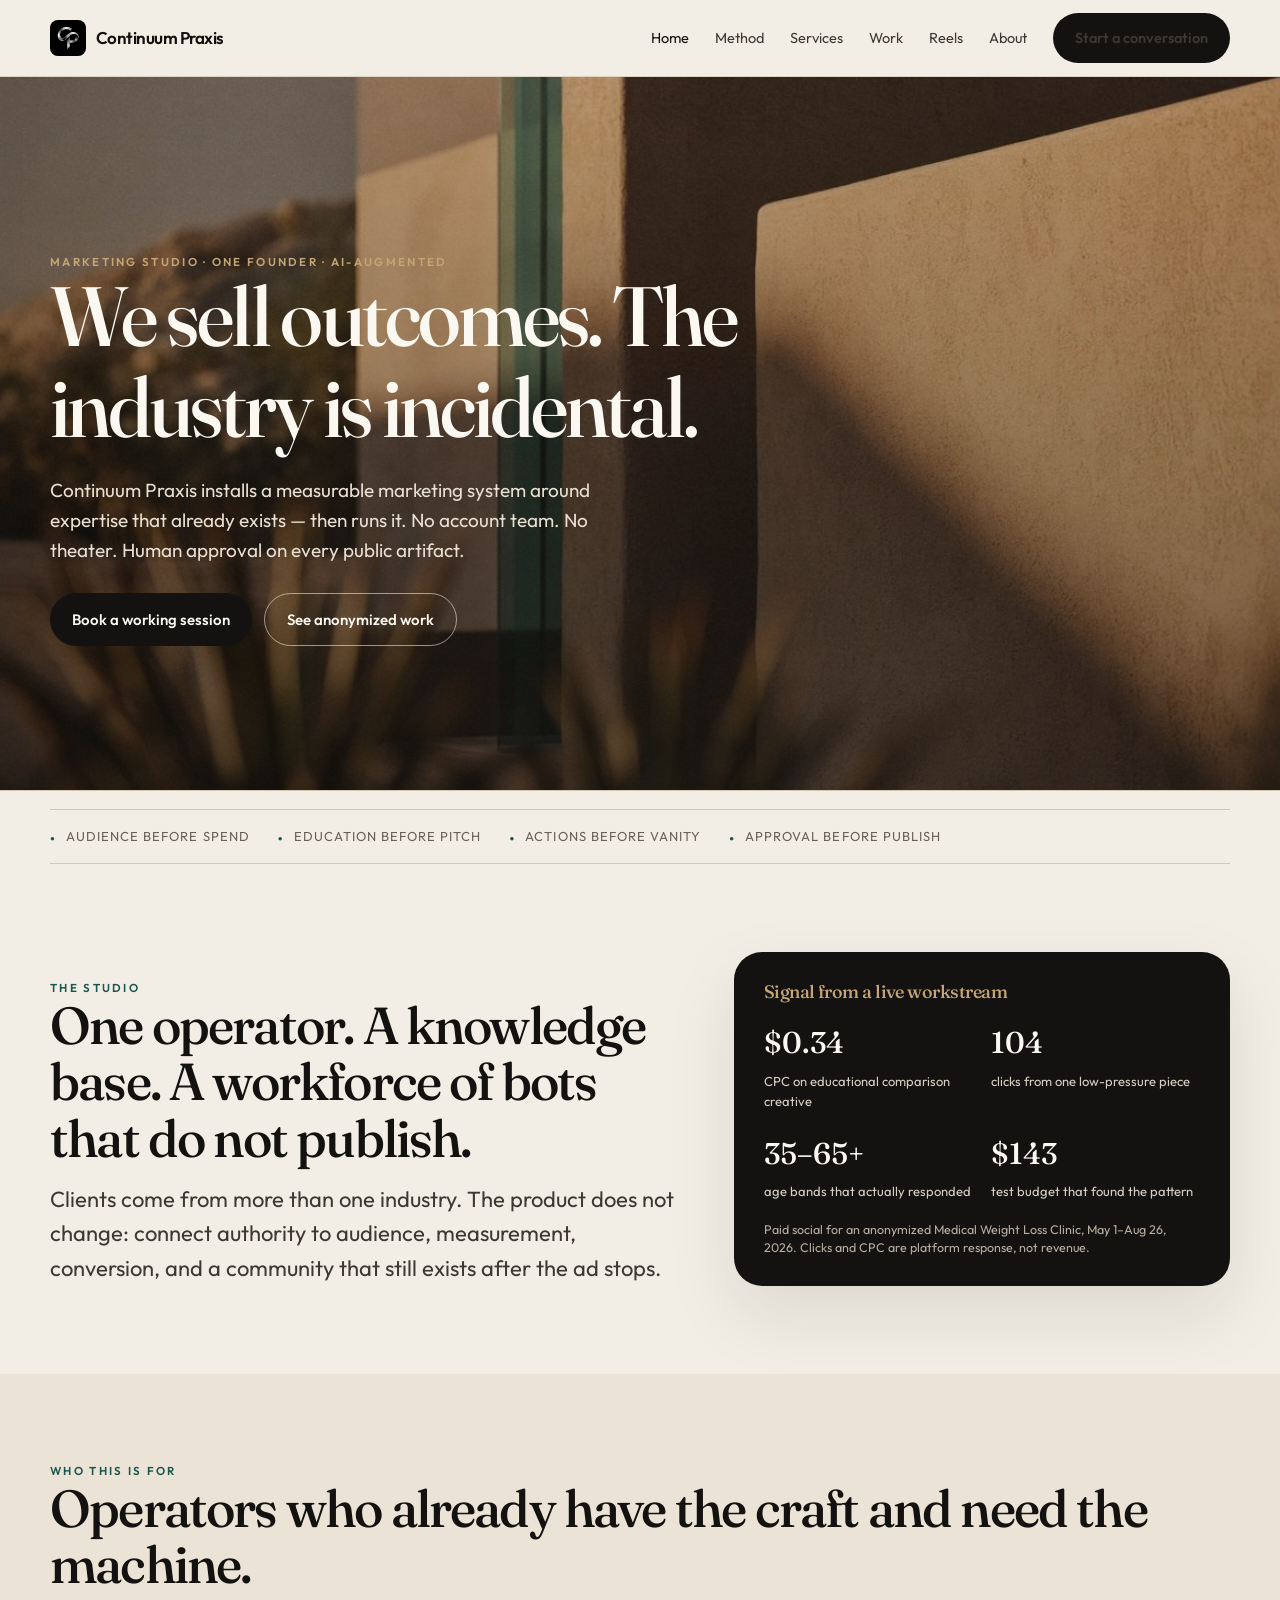
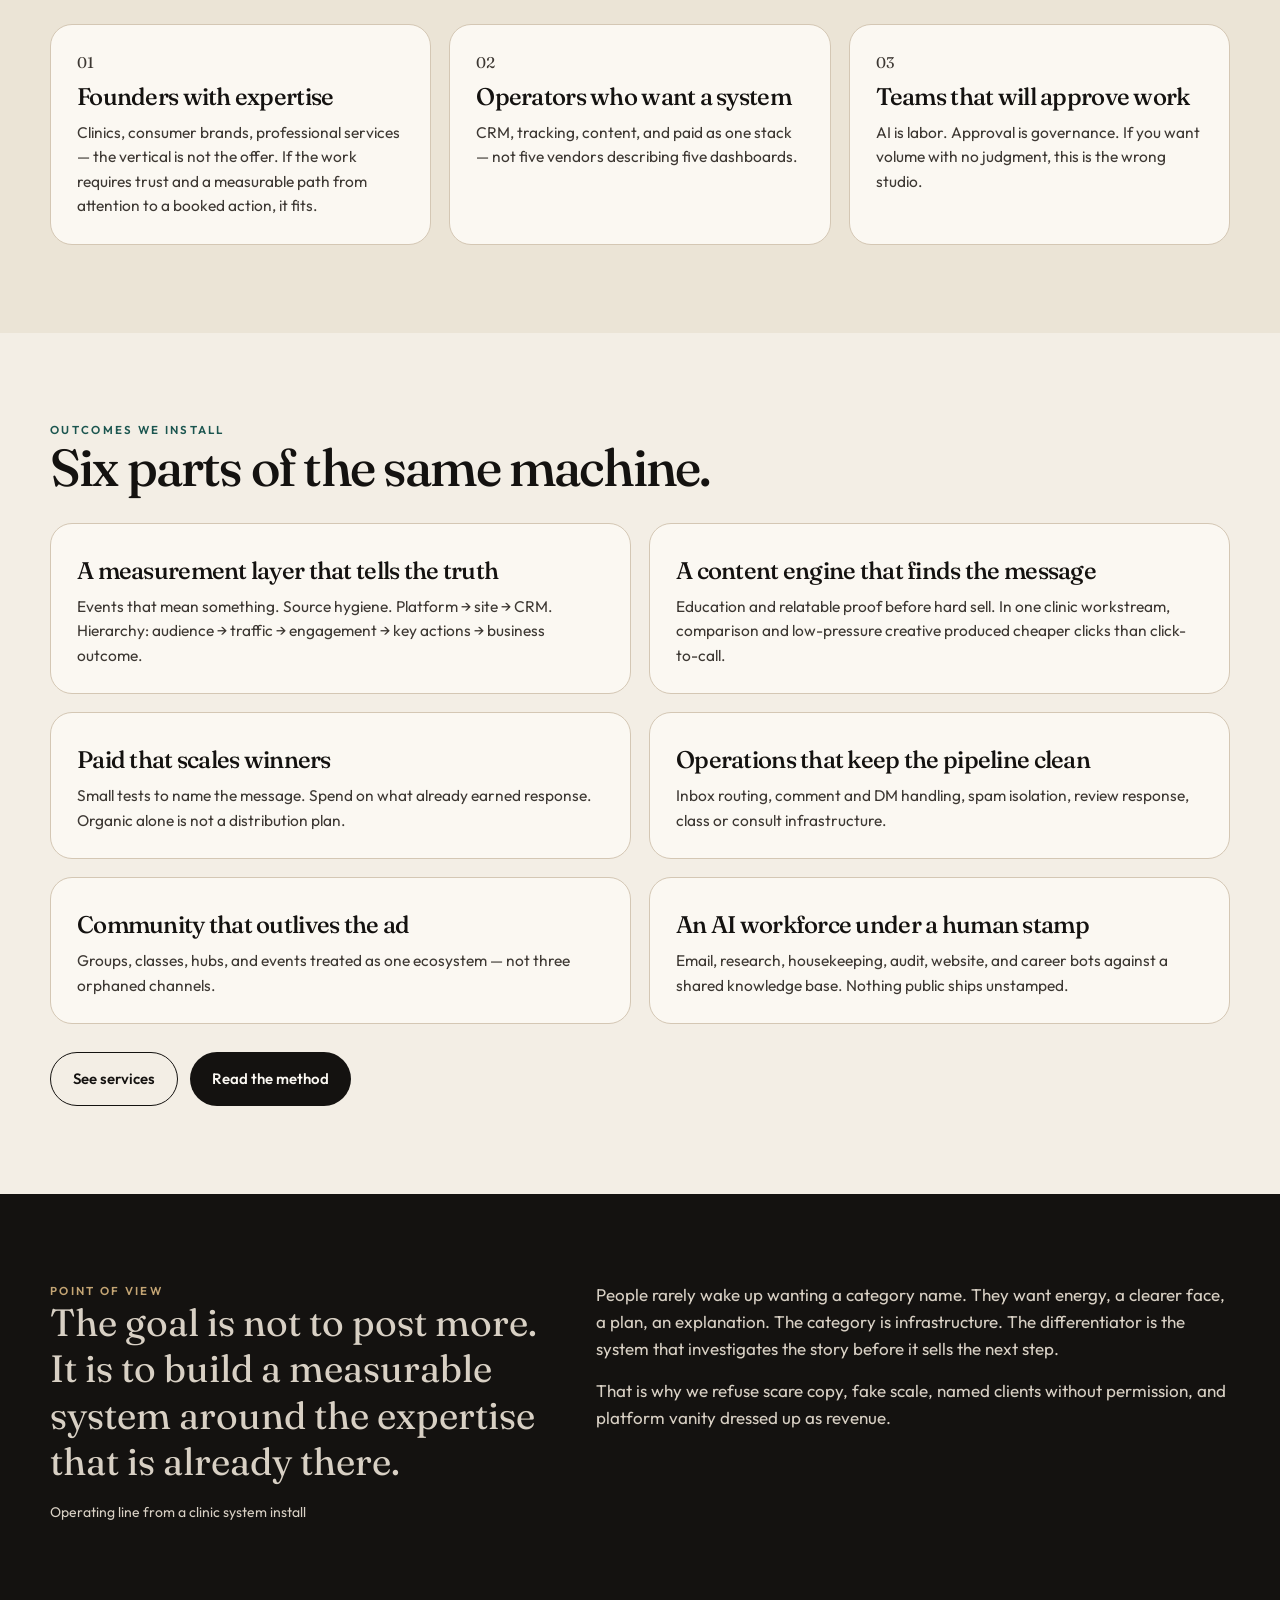
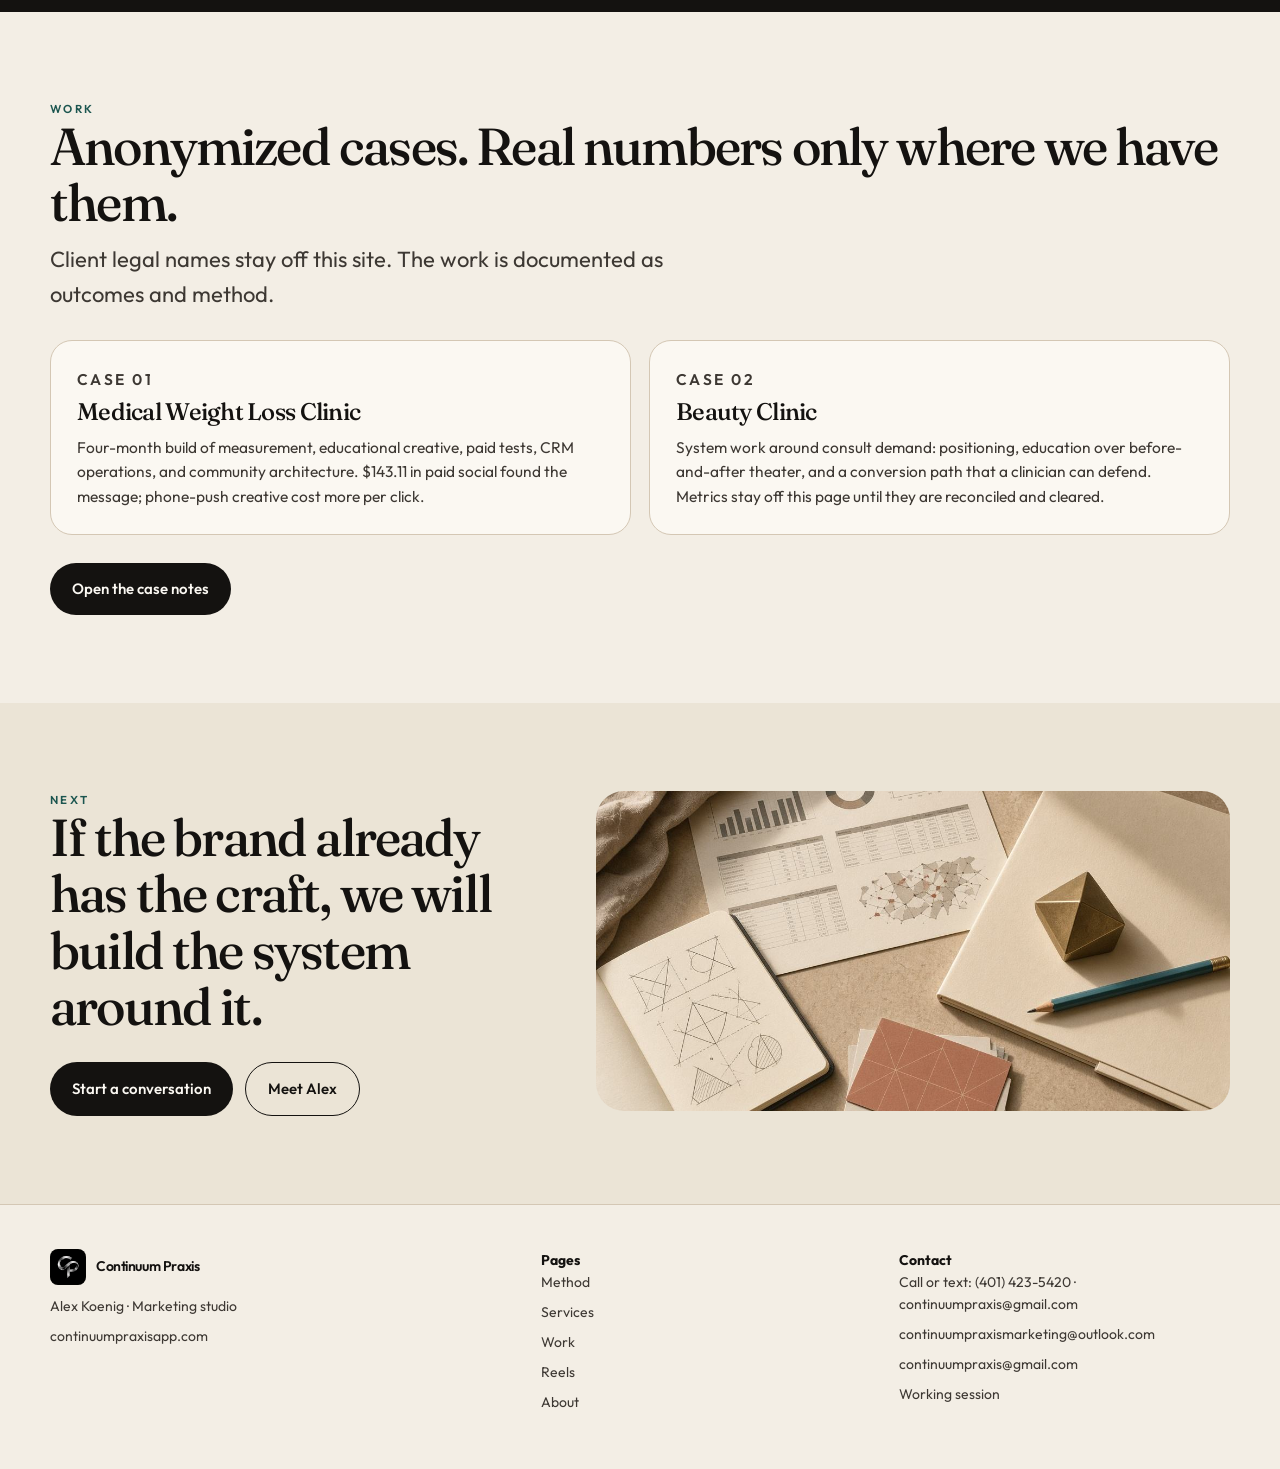
<file: index.html>
<!DOCTYPE html>
<html lang="en">
<head>
  <meta charset="UTF-8" />
  <meta name="viewport" content="width=device-width, initial-scale=1" />
  <title>Continuum Praxis — Marketing systems that produce outcomes</title>
  <meta name="description" content="Continuum Praxis is a one-founder marketing studio. We install measurable systems — audience, conversion, community, reporting — and run them with a human-approved AI workforce." />
  <link rel="canonical" href="https://continuumpraxisapp.com/" />
  <meta property="og:title" content="Continuum Praxis — Marketing systems that produce outcomes" />
  <meta property="og:description" content="A marketing studio. One founder. AI-augmented. Outcomes, not verticals." />
  <meta property="og:type" content="website" />
  <meta property="og:url" content="https://continuumpraxisapp.com/" />
  <meta property="og:image" content="https://continuumpraxisapp.com/img/hero-desert.jpg" />
  <meta name="theme-color" content="#141210" />
  <link rel="icon" href="/icons/favicon.jpg" type="image/jpeg" />
  <link rel="apple-touch-icon" href="/img/logo-cp.jpg" />
  <link rel="preconnect" href="https://fonts.googleapis.com" />
  <link rel="preconnect" href="https://fonts.gstatic.com" crossorigin />
  <link href="https://fonts.googleapis.com/css2?family=Fraunces:opsz,wght@9..144,500;9..144,600&family=Outfit:wght@400;500;600&display=swap" rel="stylesheet" />
  <link rel="stylesheet" href="/css/styles.css" />
  <script type="application/ld+json">
  {
    "@context": "https://schema.org",
    "@type": "ProfessionalService",
    "name": "Continuum Praxis",
    "url": "https://continuumpraxisapp.com/",
    "founder": { "@type": "Person", "name": "Alex Koenig" },
    "areaServed": "United States",
    "email": "continuumpraxismarketing@outlook.com",
    "description": "One-founder marketing studio that installs and runs measurable marketing systems with a human-approved AI workforce."
  }
  </script>
  <!-- Cloudflare Web Analytics --><script type='module' src='https://static.cloudflareinsights.com/beacon.min.js' data-cf-beacon='{"token": "5239102bd00444579101ab55427f9a8d"}'></script><!-- End Cloudflare Web Analytics -->
</head>
<body>
  <a class="skip" href="#main">Skip to content</a>
  <header class="site">
    <div class="wrap nav">
      <a class="brand" href="/"><img src="/img/logo-cp-nav.png" alt="Continuum Praxis" /> Continuum Praxis</a>
      <button class="menu-btn" id="menu" aria-label="Menu" aria-expanded="false">☰</button>
      <nav class="nav-links" id="nav-links">
        <a class="active" href="/">Home</a>
        <a href="/method">Method</a>
        <a href="/services">Services</a>
        <a href="/work">Work</a>
        <a href="/reels">Reels</a>
        <a href="/about">About</a>
        <a class="btn btn-primary" href="/contact">Start a conversation</a>
      </nav>
    </div>
  </header>

  <section class="hero-visual">
    <div class="wrap">
      <p class="eyebrow">Marketing studio · one founder · AI-augmented</p>
      <h1>We sell outcomes. The industry is incidental.</h1>
      <p class="intro">Continuum Praxis installs a measurable marketing system around expertise that already exists — then runs it. No account team. No theater. Human approval on every public artifact.</p>
      <div class="row-btns">
        <a class="btn btn-primary" href="/contact">Book a working session</a>
        <a class="btn btn-ghost" href="/work">See anonymized work</a>
      </div>
    </div>
  </section>

  <div class="wrap" style="padding:18px 0 0">
    <div class="ticker" aria-label="Operating principles">
      <span>Audience before spend</span>
      <span>Education before pitch</span>
      <span>Actions before vanity</span>
      <span>Approval before publish</span>
    </div>
  </div>

  <main id="main">
    <section>
      <div class="wrap hero-grid">
        <div>
          <p class="eyebrow">The studio</p>
          <h2>One operator. A knowledge base. A workforce of bots that do not publish.</h2>
          <p class="lede" style="margin-top:16px">Clients come from more than one industry. The product does not change: connect authority to audience, measurement, conversion, and a community that still exists after the ad stops.</p>
        </div>
        <aside class="stat-card">
          <h3>Signal from a live workstream</h3>
          <div class="stats">
            <div><b>$0.34</b><span>CPC on educational comparison creative</span></div>
            <div><b>104</b><span>clicks from one low-pressure piece</span></div>
            <div><b>35–65+</b><span>age bands that actually responded</span></div>
            <div><b>$143</b><span>test budget that found the pattern</span></div>
          </div>
          <p class="fine">Paid social for an anonymized Medical Weight Loss Clinic, May 1–Aug 26, 2026. Clicks and CPC are platform response, not revenue.</p>
        </aside>
      </div>
    </section>

    <section class="band">
      <div class="wrap">
        <p class="eyebrow">Who this is for</p>
        <h2>Operators who already have the craft and need the machine.</h2>
        <div class="grid-3">
          <article class="card">
            <p class="num">01</p>
            <h3>Founders with expertise</h3>
            <p>Clinics, consumer brands, professional services — the vertical is not the offer. If the work requires trust and a measurable path from attention to a booked action, it fits.</p>
          </article>
          <article class="card">
            <p class="num">02</p>
            <h3>Operators who want a system</h3>
            <p>CRM, tracking, content, and paid as one stack — not five vendors describing five dashboards.</p>
          </article>
          <article class="card">
            <p class="num">03</p>
            <h3>Teams that will approve work</h3>
            <p>AI is labor. Approval is governance. If you want volume with no judgment, this is the wrong studio.</p>
          </article>
        </div>
      </div>
    </section>

    <section>
      <div class="wrap">
        <p class="eyebrow">Outcomes we install</p>
        <h2>Six parts of the same machine.</h2>
        <div class="grid-2" style="margin-top:28px">
          <article class="card">
            <h3>A measurement layer that tells the truth</h3>
            <p>Events that mean something. Source hygiene. Platform → site → CRM. Hierarchy: audience → traffic → engagement → key actions → business outcome.</p>
          </article>
          <article class="card">
            <h3>A content engine that finds the message</h3>
            <p>Education and relatable proof before hard sell. In one clinic workstream, comparison and low-pressure creative produced cheaper clicks than click-to-call.</p>
          </article>
          <article class="card">
            <h3>Paid that scales winners</h3>
            <p>Small tests to name the message. Spend on what already earned response. Organic alone is not a distribution plan.</p>
          </article>
          <article class="card">
            <h3>Operations that keep the pipeline clean</h3>
            <p>Inbox routing, comment and DM handling, spam isolation, review response, class or consult infrastructure.</p>
          </article>
          <article class="card">
            <h3>Community that outlives the ad</h3>
            <p>Groups, classes, hubs, and events treated as one ecosystem — not three orphaned channels.</p>
          </article>
          <article class="card">
            <h3>An AI workforce under a human stamp</h3>
            <p>Email, research, housekeeping, audit, website, and career bots against a shared knowledge base. Nothing public ships unstamped.</p>
          </article>
        </div>
        <div class="row-btns">
          <a class="btn btn-ghost" href="/services">See services</a>
          <a class="btn btn-primary" href="/method">Read the method</a>
        </div>
      </div>
    </section>

    <section class="band-ink">
      <div class="wrap split">
        <div>
          <p class="eyebrow">Point of view</p>
          <p class="quote">The goal is not to post more. It is to build a measurable system around the expertise that is already there.</p>
          <cite>Operating line from a clinic system install</cite>
        </div>
        <div>
          <p>People rarely wake up wanting a category name. They want energy, a clearer face, a plan, an explanation. The category is infrastructure. The differentiator is the system that investigates the story before it sells the next step.</p>
          <p style="margin-top:16px">That is why we refuse scare copy, fake scale, named clients without permission, and platform vanity dressed up as revenue.</p>
        </div>
      </div>
    </section>

    <section>
      <div class="wrap">
        <p class="eyebrow">Work</p>
        <h2>Anonymized cases. Real numbers only where we have them.</h2>
        <p class="lede" style="margin-top:12px">Client legal names stay off this site. The work is documented as outcomes and method.</p>
        <div class="grid-2" style="margin-top:28px">
          <article class="card">
            <p class="case-kicker">Case 01</p>
            <h3>Medical Weight Loss Clinic</h3>
            <p>Four-month build of measurement, educational creative, paid tests, CRM operations, and community architecture. $143.11 in paid social found the message; phone-push creative cost more per click.</p>
          </article>
          <article class="card">
            <p class="case-kicker">Case 02</p>
            <h3>Beauty Clinic</h3>
            <p>System work around consult demand: positioning, education over before-and-after theater, and a conversion path that a clinician can defend. Metrics stay off this page until they are reconciled and cleared.</p>
          </article>
        </div>
        <div class="row-btns"><a class="btn btn-primary" href="/work">Open the case notes</a></div>
      </div>
    </section>

    <section class="band">
      <div class="wrap split">
        <div>
          <p class="eyebrow">Next</p>
          <h2>If the brand already has the craft, we will build the system around it.</h2>
          <div class="row-btns">
            <a class="btn btn-primary" href="/contact">Start a conversation</a>
            <a class="btn btn-ghost" href="/about">Meet Alex</a>
          </div>
        </div>
        <div class="photo-panel photo-desk" role="img" aria-label="Studio desk with diagrams and reports"></div>
      </div>
    </section>
  </main>

  <footer class="site">
    <div class="wrap foot">
      <div>
        <a class="brand" href="/"><img src="/img/logo-cp-nav.png" alt="Continuum Praxis" /> Continuum Praxis</a>
        <p>Alex Koenig · Marketing studio</p>
        <p style="margin-top:8px">continuumpraxisapp.com</p>
      </div>
      <div>
        <strong style="color:var(--ink)">Pages</strong>
        <ul>
          <li><a href="/method">Method</a></li>
          <li><a href="/services">Services</a></li>
          <li><a href="/work">Work</a></li>
          <li><a href="/reels">Reels</a></li>
          <li><a href="/about">About</a></li>
        </ul>
      </div>
      <div>
        <strong style="color:var(--ink)">Contact</strong>
        <ul>
          <li>Call or text: <a href="tel:+14014235420">(401) 423-5420</a> · <a href="mailto:continuumpraxis@gmail.com">continuumpraxis@gmail.com</a></li>
          <li><a href="mailto:continuumpraxismarketing@outlook.com">continuumpraxismarketing@outlook.com</a></li>
          <li><a href="mailto:continuumpraxis@gmail.com">continuumpraxis@gmail.com</a></li>
          <li><a href="/contact">Working session</a></li>
        </ul>
      </div>
    </div>
  </footer>
  <script src="/js/main.js"></script>
</body>
</html>
</file>
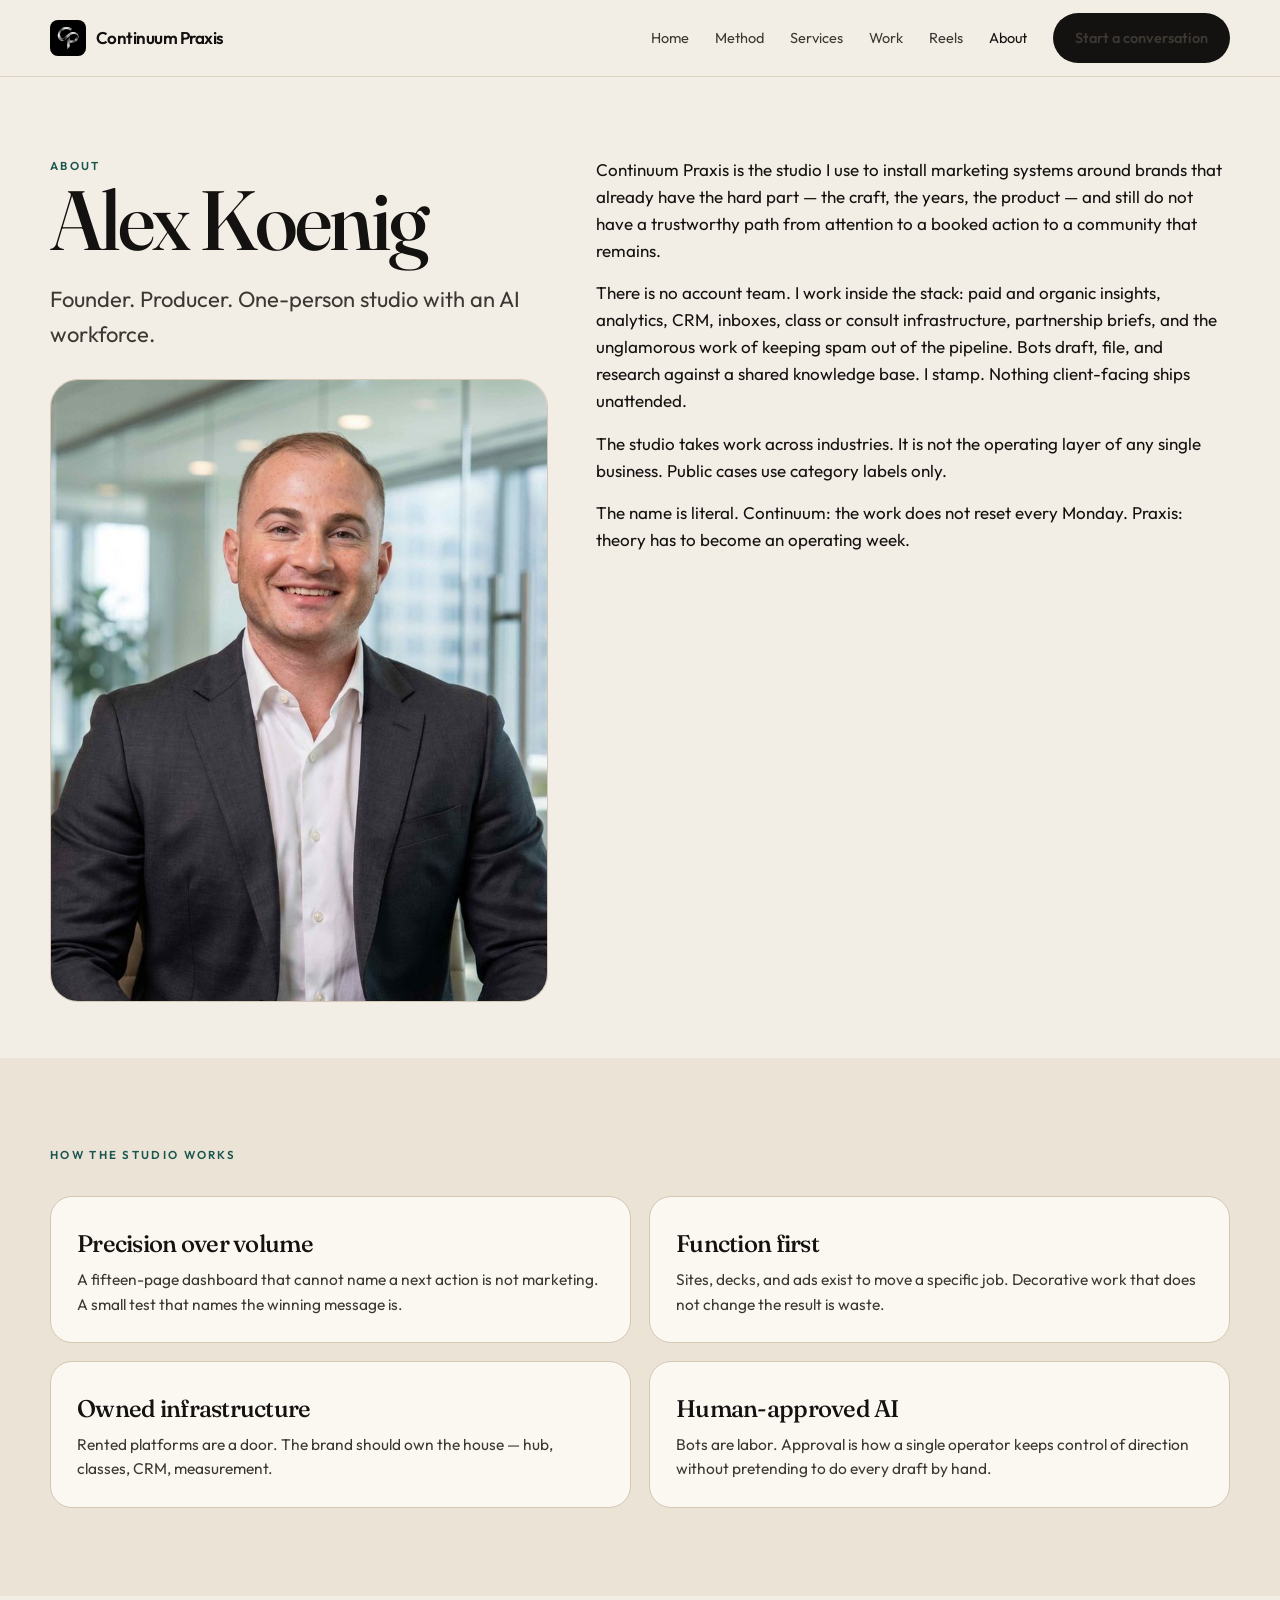
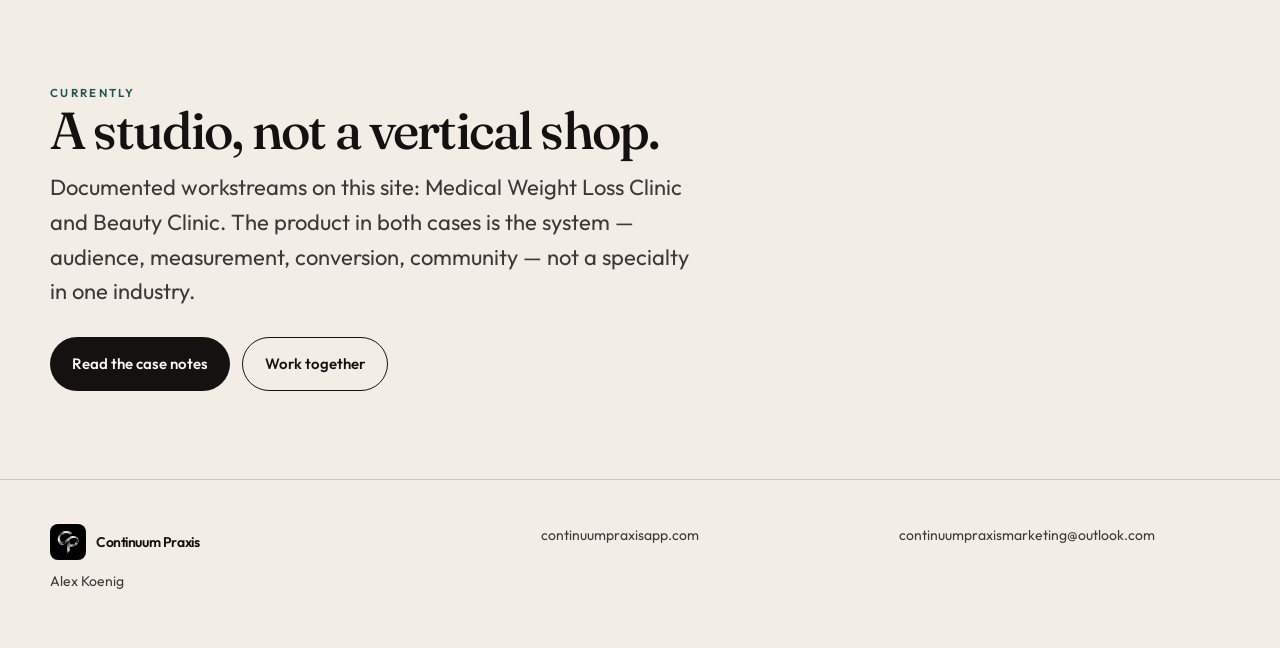
<file: about/index.html>
<!DOCTYPE html>
<html lang="en">
<head>
  <meta charset="UTF-8" />
  <meta name="viewport" content="width=device-width, initial-scale=1" />
  <title>About — Alex Koenig — Continuum Praxis</title>
  <meta name="description" content="Alex Koenig is the founder of Continuum Praxis, a one-person marketing studio that installs measurable systems and runs them with a human-approved AI workforce." />
  <link rel="canonical" href="https://continuumpraxisapp.com/about" />
  <link rel="icon" href="/icons/favicon.jpg" type="image/jpeg" />
  <link rel="preconnect" href="https://fonts.googleapis.com" />
  <link href="https://fonts.googleapis.com/css2?family=Fraunces:opsz,wght@9..144,500;9..144,600&family=Outfit:wght@400;500;600&display=swap" rel="stylesheet" />
  <link rel="stylesheet" href="/css/styles.css" />
  <!-- Cloudflare Web Analytics --><script type='module' src='https://static.cloudflareinsights.com/beacon.min.js' data-cf-beacon='{"token": "5239102bd00444579101ab55427f9a8d"}'></script><!-- End Cloudflare Web Analytics -->
</head>
<body>
  <a class="skip" href="#main">Skip to content</a>
  <header class="site">
    <div class="wrap nav">
      <a class="brand" href="/"><img src="/img/logo-cp-nav.png" alt="Continuum Praxis" /> Continuum Praxis</a>
      <button class="menu-btn" id="menu" aria-label="Menu">☰</button>
      <nav class="nav-links" id="nav-links">
        <a href="/">Home</a>
        <a href="/method">Method</a>
        <a href="/services">Services</a>
        <a href="/work">Work</a>
        <a href="/reels">Reels</a>
        <a class="active" href="/about">About</a>
        <a class="btn btn-primary" href="/contact">Start a conversation</a>
      </nav>
    </div>
  </header>

  <main id="main">
    <section class="hero">
      <div class="wrap split">
        <div>
          <p class="eyebrow">About</p>
          <h1>Alex Koenig</h1>
          <p class="lede" style="margin-top:16px">Founder. Producer. One-person studio with an AI workforce.</p>
          <img class="portrait" style="margin-top:28px" src="/img/alex-koenig.jpg" alt="Portrait of Alex Koenig, founder of Continuum Praxis" />
        </div>
        <div>
          <p>Continuum Praxis is the studio I use to install marketing systems around brands that already have the hard part — the craft, the years, the product — and still do not have a trustworthy path from attention to a booked action to a community that remains.</p>
          <p style="margin-top:16px">There is no account team. I work inside the stack: paid and organic insights, analytics, CRM, inboxes, class or consult infrastructure, partnership briefs, and the unglamorous work of keeping spam out of the pipeline. Bots draft, file, and research against a shared knowledge base. I stamp. Nothing client-facing ships unattended.</p>
          <p style="margin-top:16px">The studio takes work across industries. It is not the operating layer of any single business. Public cases use category labels only.</p>
          <p style="margin-top:16px">The name is literal. Continuum: the work does not reset every Monday. Praxis: theory has to become an operating week.</p>
        </div>
      </div>
    </section>

    <section class="band">
      <div class="wrap">
        <p class="eyebrow">How the studio works</p>
        <div class="grid-2">
          <article class="card"><h3>Precision over volume</h3><p>A fifteen-page dashboard that cannot name a next action is not marketing. A small test that names the winning message is.</p></article>
          <article class="card"><h3>Function first</h3><p>Sites, decks, and ads exist to move a specific job. Decorative work that does not change the result is waste.</p></article>
          <article class="card"><h3>Owned infrastructure</h3><p>Rented platforms are a door. The brand should own the house — hub, classes, CRM, measurement.</p></article>
          <article class="card"><h3>Human-approved AI</h3><p>Bots are labor. Approval is how a single operator keeps control of direction without pretending to do every draft by hand.</p></article>
        </div>
      </div>
    </section>

    <section>
      <div class="wrap">
        <p class="eyebrow">Currently</p>
        <h2>A studio, not a vertical shop.</h2>
        <p class="lede" style="margin-top:12px">Documented workstreams on this site: Medical Weight Loss Clinic and Beauty Clinic. The product in both cases is the system — audience, measurement, conversion, community — not a specialty in one industry.</p>
        <div class="row-btns">
          <a class="btn btn-primary" href="/work">Read the case notes</a>
          <a class="btn btn-ghost" href="/contact">Work together</a>
        </div>
      </div>
    </section>
  </main>

  <footer class="site">
    <div class="wrap foot">
      <div>
        <a class="brand" href="/"><img src="/img/logo-cp-nav.png" alt="Continuum Praxis" /> Continuum Praxis</a>
        <p>Alex Koenig</p>
      </div>
      <div>continuumpraxisapp.com</div>
      <div>
        <a href="mailto:continuumpraxismarketing@outlook.com">continuumpraxismarketing@outlook.com</a>
      </div>
    </div>
  </footer>
  <script src="/js/main.js"></script>
</body>
</html>
</file>
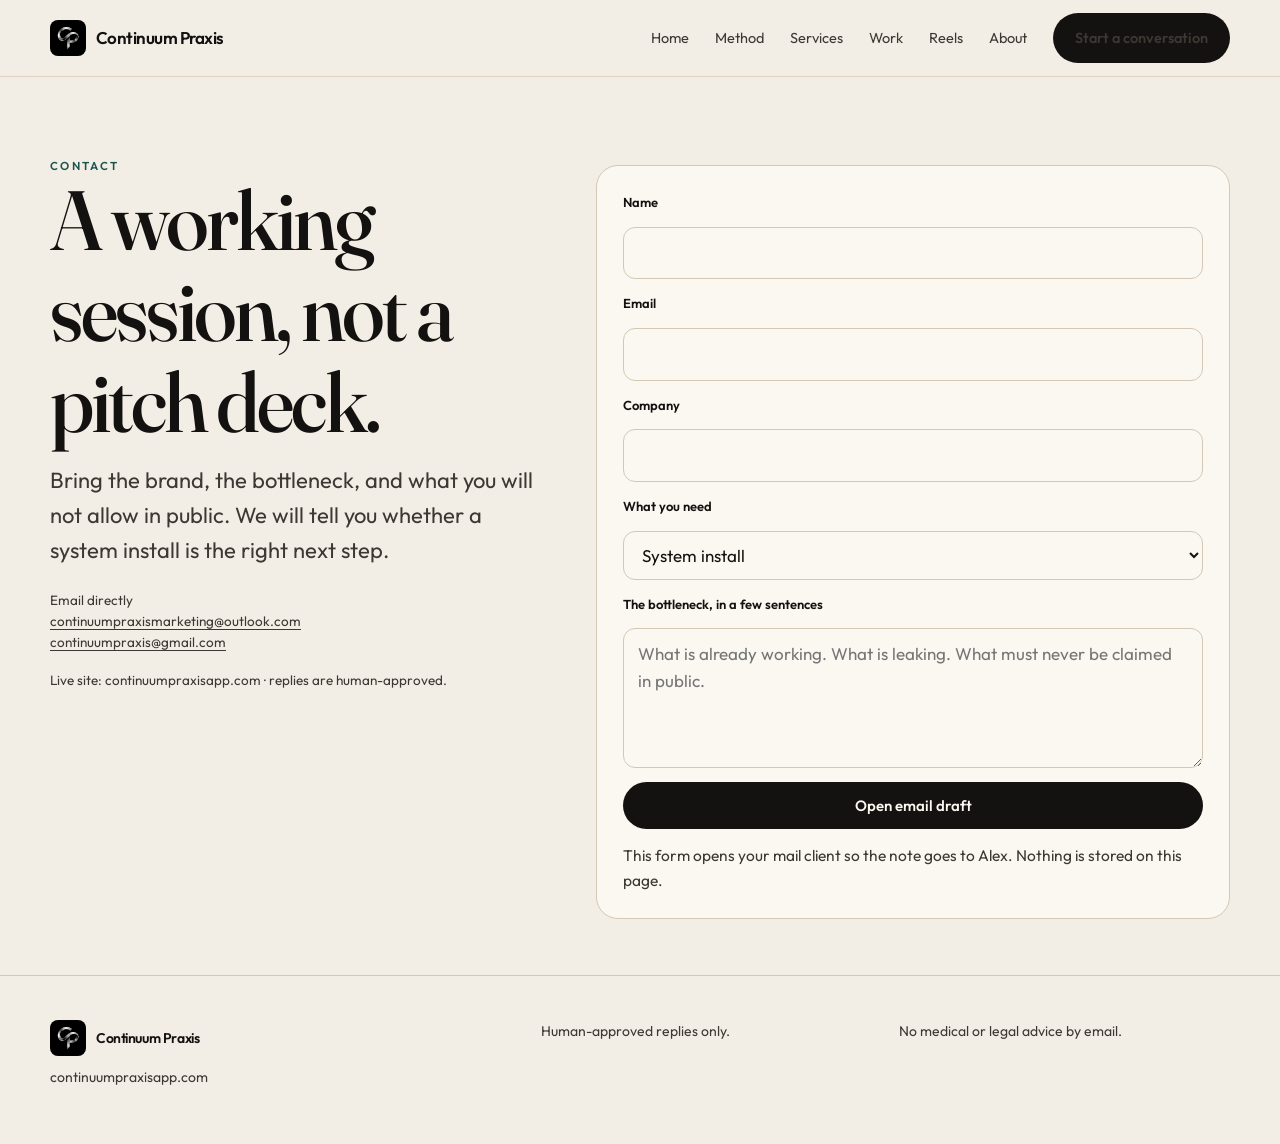
<file: contact/index.html>
<!DOCTYPE html>
<html lang="en">
<head>
  <meta charset="UTF-8" />
  <meta name="viewport" content="width=device-width, initial-scale=1" />
  <title>Contact — Continuum Praxis</title>
  <meta name="description" content="Start a working session with Continuum Praxis. Tell us the brand, the bottleneck, and what approval looks like." />
  <link rel="canonical" href="https://continuumpraxisapp.com/contact" />
  <link rel="icon" href="/icons/favicon.jpg" type="image/jpeg" />
  <link rel="preconnect" href="https://fonts.googleapis.com" />
  <link href="https://fonts.googleapis.com/css2?family=Fraunces:opsz,wght@9..144,500;9..144,600&family=Outfit:wght@400;500;600&display=swap" rel="stylesheet" />
  <link rel="stylesheet" href="/css/styles.css" />
  <!-- Cloudflare Web Analytics --><script type='module' src='https://static.cloudflareinsights.com/beacon.min.js' data-cf-beacon='{"token": "5239102bd00444579101ab55427f9a8d"}'></script><!-- End Cloudflare Web Analytics -->
</head>
<body>
  <a class="skip" href="#main">Skip to content</a>
  <header class="site">
    <div class="wrap nav">
      <a class="brand" href="/"><img src="/img/logo-cp-nav.png" alt="Continuum Praxis" /> Continuum Praxis</a>
      <button class="menu-btn" id="menu" aria-label="Menu">☰</button>
      <nav class="nav-links" id="nav-links">
        <a href="/">Home</a>
        <a href="/method">Method</a>
        <a href="/services">Services</a>
        <a href="/work">Work</a>
        <a href="/reels">Reels</a>
        <a href="/about">About</a>
        <a class="btn btn-primary" href="/contact">Start a conversation</a>
      </nav>
    </div>
  </header>

  <main id="main">
    <section class="hero">
      <div class="wrap split">
        <div>
          <p class="eyebrow">Contact</p>
          <h1>A working session, not a pitch deck.</h1>
          <p class="lede" style="margin-top:16px">Bring the brand, the bottleneck, and what you will not allow in public. We will tell you whether a system install is the right next step.</p>
          <p class="note" style="margin-top:22px">
            Email directly<br />
            <a href="mailto:continuumpraxismarketing@outlook.com">continuumpraxismarketing@outlook.com</a><br />
            <a href="mailto:continuumpraxis@gmail.com">continuumpraxis@gmail.com</a>
          </p>
          <p class="note" style="margin-top:16px">Live site: continuumpraxisapp.com · replies are human-approved.</p>
        </div>
        <form class="contact card" id="intake">
          <label for="name">Name</label>
          <input id="name" name="name" required autocomplete="name" />
          <label for="email">Email</label>
          <input id="email" name="email" type="email" required autocomplete="email" />
          <label for="company">Company</label>
          <input id="company" name="company" autocomplete="organization" />
          <label for="need">What you need</label>
          <select id="need" name="need">
            <option value="System install">System install</option>
            <option value="Operating retainer">Operating retainer</option>
            <option value="Content and paid">Content and paid</option>
            <option value="CRM / operations">CRM / operations</option>
            <option value="Community / hub">Community / hub</option>
            <option value="Something else">Something else</option>
          </select>
          <label for="message">The bottleneck, in a few sentences</label>
          <textarea id="message" name="message" placeholder="What is already working. What is leaking. What must never be claimed in public."></textarea>
          <button class="btn btn-primary" type="submit">Open email draft</button>
          <p class="note" id="form-status">This form opens your mail client so the note goes to Alex. Nothing is stored on this page.</p>
        </form>
      </div>
    </section>
  </main>

  <footer class="site">
    <div class="wrap foot">
      <div>
        <a class="brand" href="/"><img src="/img/logo-cp-nav.png" alt="Continuum Praxis" /> Continuum Praxis</a>
        <p>continuumpraxisapp.com</p>
      </div>
      <div>Human-approved replies only.</div>
      <div>No medical or legal advice by email.</div>
    </div>
  </footer>
  <script src="/js/main.js"></script>
</body>
</html>
</file>
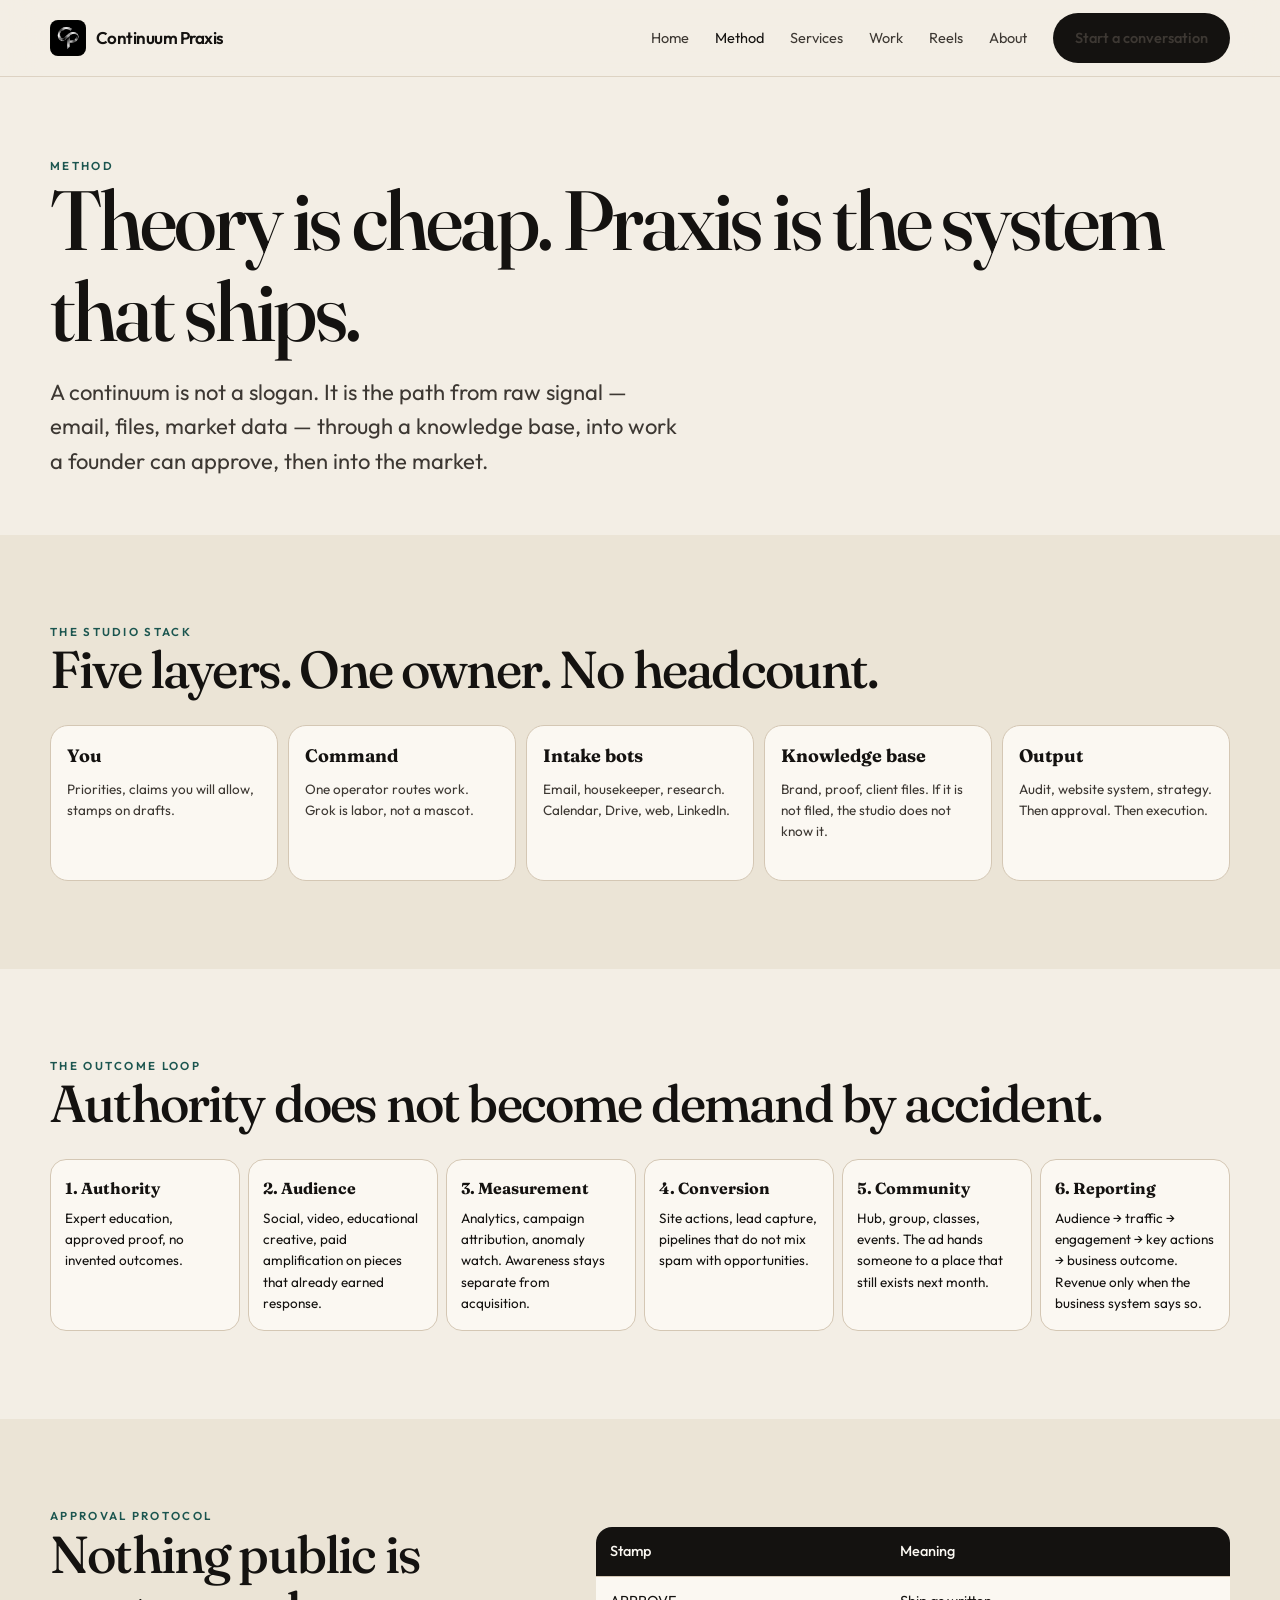
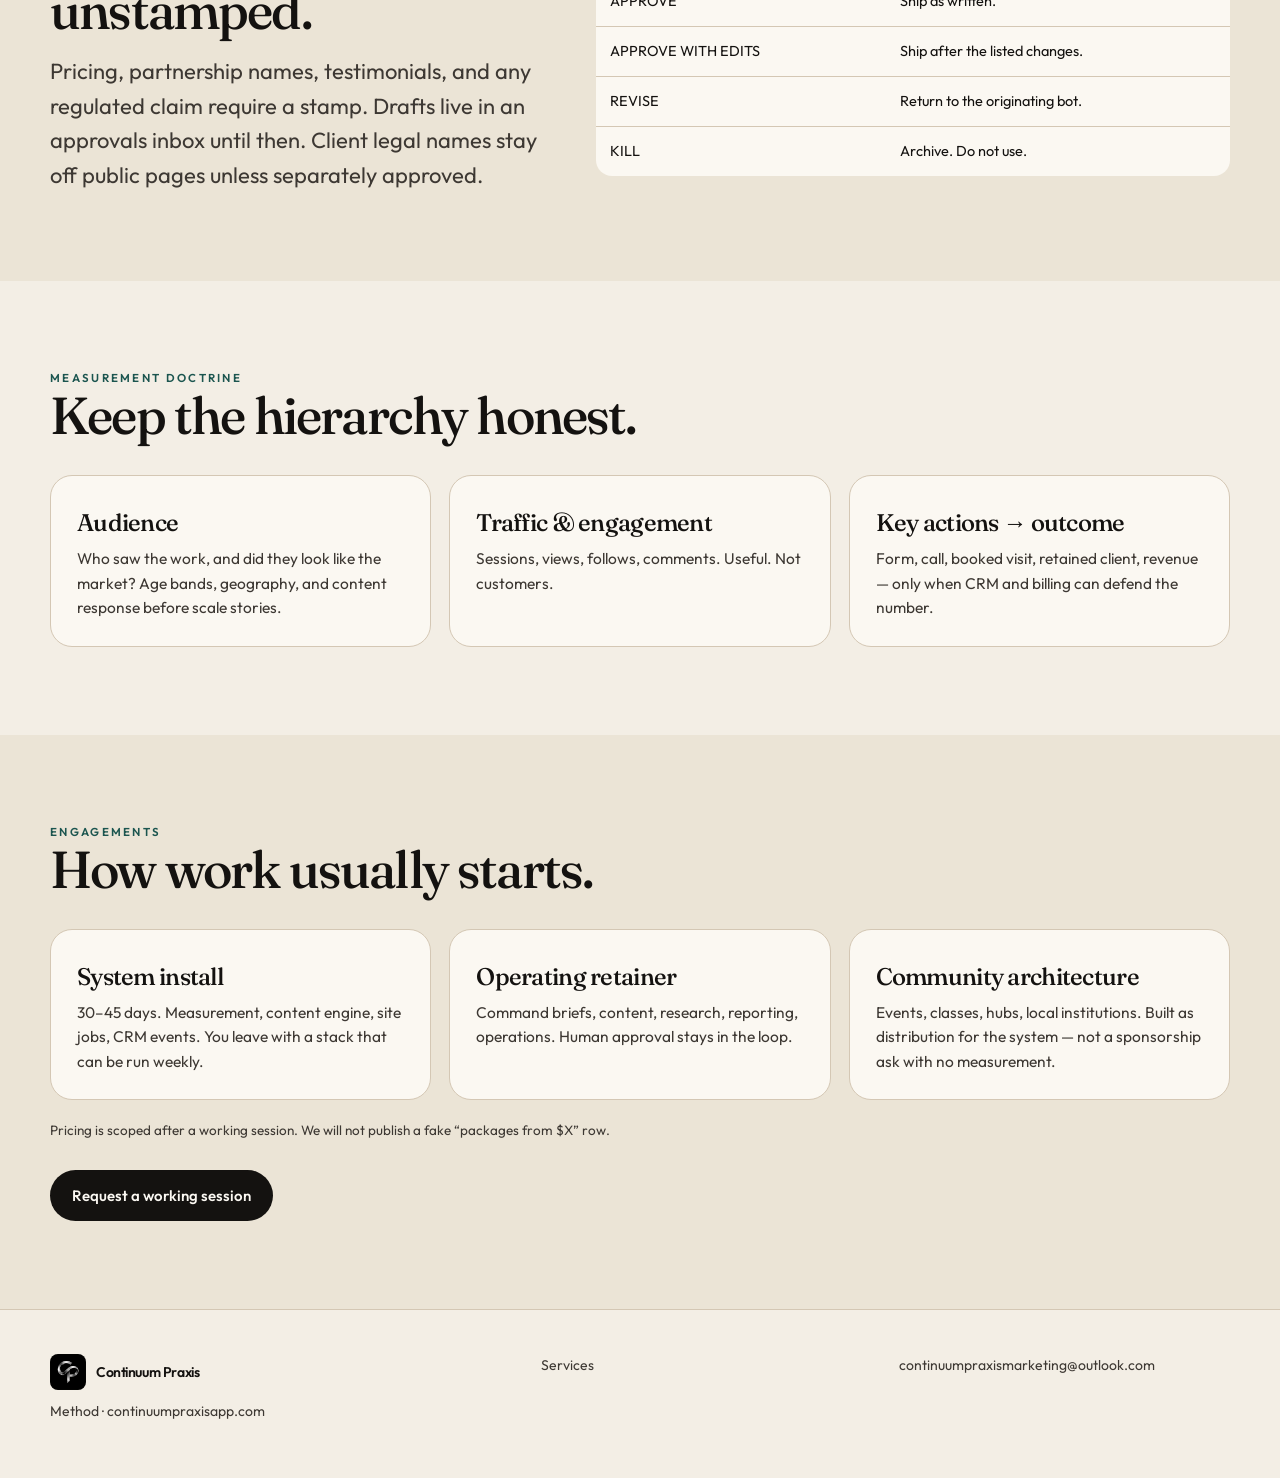
<file: method/index.html>
<!DOCTYPE html>
<html lang="en">
<head>
  <meta charset="UTF-8" />
  <meta name="viewport" content="width=device-width, initial-scale=1" />
  <title>Method — Continuum Praxis</title>
  <meta name="description" content="How Continuum Praxis runs a marketing studio: intake bots, a professional knowledge base, human approval, then execution." />
  <link rel="canonical" href="https://continuumpraxisapp.com/method" />
  <link rel="icon" href="/icons/favicon.jpg" type="image/jpeg" />
  <link rel="preconnect" href="https://fonts.googleapis.com" />
  <link href="https://fonts.googleapis.com/css2?family=Fraunces:opsz,wght@9..144,500;9..144,600&family=Outfit:wght@400;500;600&display=swap" rel="stylesheet" />
  <link rel="stylesheet" href="/css/styles.css" />
  <!-- Cloudflare Web Analytics --><script type='module' src='https://static.cloudflareinsights.com/beacon.min.js' data-cf-beacon='{"token": "5239102bd00444579101ab55427f9a8d"}'></script><!-- End Cloudflare Web Analytics -->
</head>
<body>
  <a class="skip" href="#main">Skip to content</a>
  <header class="site">
    <div class="wrap nav">
      <a class="brand" href="/"><img src="/img/logo-cp-nav.png" alt="Continuum Praxis" /> Continuum Praxis</a>
      <button class="menu-btn" id="menu" aria-label="Menu">☰</button>
      <nav class="nav-links" id="nav-links">
        <a href="/">Home</a>
        <a class="active" href="/method">Method</a>
        <a href="/services">Services</a>
        <a href="/work">Work</a>
        <a href="/reels">Reels</a>
        <a href="/about">About</a>
        <a class="btn btn-primary" href="/contact">Start a conversation</a>
      </nav>
    </div>
  </header>

  <main id="main">
    <section class="hero">
      <div class="wrap">
        <p class="eyebrow">Method</p>
        <h1>Theory is cheap. Praxis is the system that ships.</h1>
        <p class="lede" style="margin-top:18px">A continuum is not a slogan. It is the path from raw signal — email, files, market data — through a knowledge base, into work a founder can approve, then into the market.</p>
      </div>
    </section>

    <section class="band">
      <div class="wrap">
        <p class="eyebrow">The studio stack</p>
        <h2>Five layers. One owner. No headcount.</h2>
        <div class="system">
          <article><b>You</b><p>Priorities, claims you will allow, stamps on drafts.</p></article>
          <article><b>Command</b><p>One operator routes work. Grok is labor, not a mascot.</p></article>
          <article><b>Intake bots</b><p>Email, housekeeper, research. Calendar, Drive, web, LinkedIn.</p></article>
          <article><b>Knowledge base</b><p>Brand, proof, client files. If it is not filed, the studio does not know it.</p></article>
          <article><b>Output</b><p>Audit, website system, strategy. Then approval. Then execution.</p></article>
        </div>
      </div>
    </section>

    <section>
      <div class="wrap">
        <p class="eyebrow">The outcome loop</p>
        <h2>Authority does not become demand by accident.</h2>
        <ol class="flow">
          <li><strong>1. Authority</strong>Expert education, approved proof, no invented outcomes.</li>
          <li><strong>2. Audience</strong>Social, video, educational creative, paid amplification on pieces that already earned response.</li>
          <li><strong>3. Measurement</strong>Analytics, campaign attribution, anomaly watch. Awareness stays separate from acquisition.</li>
          <li><strong>4. Conversion</strong>Site actions, lead capture, pipelines that do not mix spam with opportunities.</li>
          <li><strong>5. Community</strong>Hub, group, classes, events. The ad hands someone to a place that still exists next month.</li>
          <li><strong>6. Reporting</strong>Audience → traffic → engagement → key actions → business outcome. Revenue only when the business system says so.</li>
        </ol>
      </div>
    </section>

    <section class="band">
      <div class="wrap split">
        <div>
          <p class="eyebrow">Approval protocol</p>
          <h2>Nothing public is unstamped.</h2>
          <p class="lede" style="margin-top:16px">Pricing, partnership names, testimonials, and any regulated claim require a stamp. Drafts live in an approvals inbox until then. Client legal names stay off public pages unless separately approved.</p>
        </div>
        <div>
          <table class="data">
            <thead><tr><th>Stamp</th><th>Meaning</th></tr></thead>
            <tbody>
              <tr><td>APPROVE</td><td>Ship as written.</td></tr>
              <tr><td>APPROVE WITH EDITS</td><td>Ship after the listed changes.</td></tr>
              <tr><td>REVISE</td><td>Return to the originating bot.</td></tr>
              <tr><td>KILL</td><td>Archive. Do not use.</td></tr>
            </tbody>
          </table>
        </div>
      </div>
    </section>

    <section>
      <div class="wrap">
        <p class="eyebrow">Measurement doctrine</p>
        <h2>Keep the hierarchy honest.</h2>
        <div class="grid-3">
          <article class="card"><h3>Audience</h3><p>Who saw the work, and did they look like the market? Age bands, geography, and content response before scale stories.</p></article>
          <article class="card"><h3>Traffic &amp; engagement</h3><p>Sessions, views, follows, comments. Useful. Not customers.</p></article>
          <article class="card"><h3>Key actions → outcome</h3><p>Form, call, booked visit, retained client, revenue — only when CRM and billing can defend the number.</p></article>
        </div>
      </div>
    </section>

    <section class="band">
      <div class="wrap">
        <p class="eyebrow">Engagements</p>
        <h2>How work usually starts.</h2>
        <div class="grid-3">
          <article class="card"><h3>System install</h3><p>30–45 days. Measurement, content engine, site jobs, CRM events. You leave with a stack that can be run weekly.</p></article>
          <article class="card"><h3>Operating retainer</h3><p>Command briefs, content, research, reporting, operations. Human approval stays in the loop.</p></article>
          <article class="card"><h3>Community architecture</h3><p>Events, classes, hubs, local institutions. Built as distribution for the system — not a sponsorship ask with no measurement.</p></article>
        </div>
        <p class="note" style="margin-top:20px">Pricing is scoped after a working session. We will not publish a fake “packages from $X” row.</p>
        <div class="row-btns"><a class="btn btn-primary" href="/contact">Request a working session</a></div>
      </div>
    </section>
  </main>

  <footer class="site">
    <div class="wrap foot">
      <div>
        <a class="brand" href="/"><img src="/img/logo-cp-nav.png" alt="Continuum Praxis" /> Continuum Praxis</a>
        <p>Method · continuumpraxisapp.com</p>
      </div>
      <div><a href="/services">Services</a></div>
      <div><a href="mailto:continuumpraxismarketing@outlook.com">continuumpraxismarketing@outlook.com</a></div>
    </div>
  </footer>
  <script src="/js/main.js"></script>
</body>
</html>
</file>
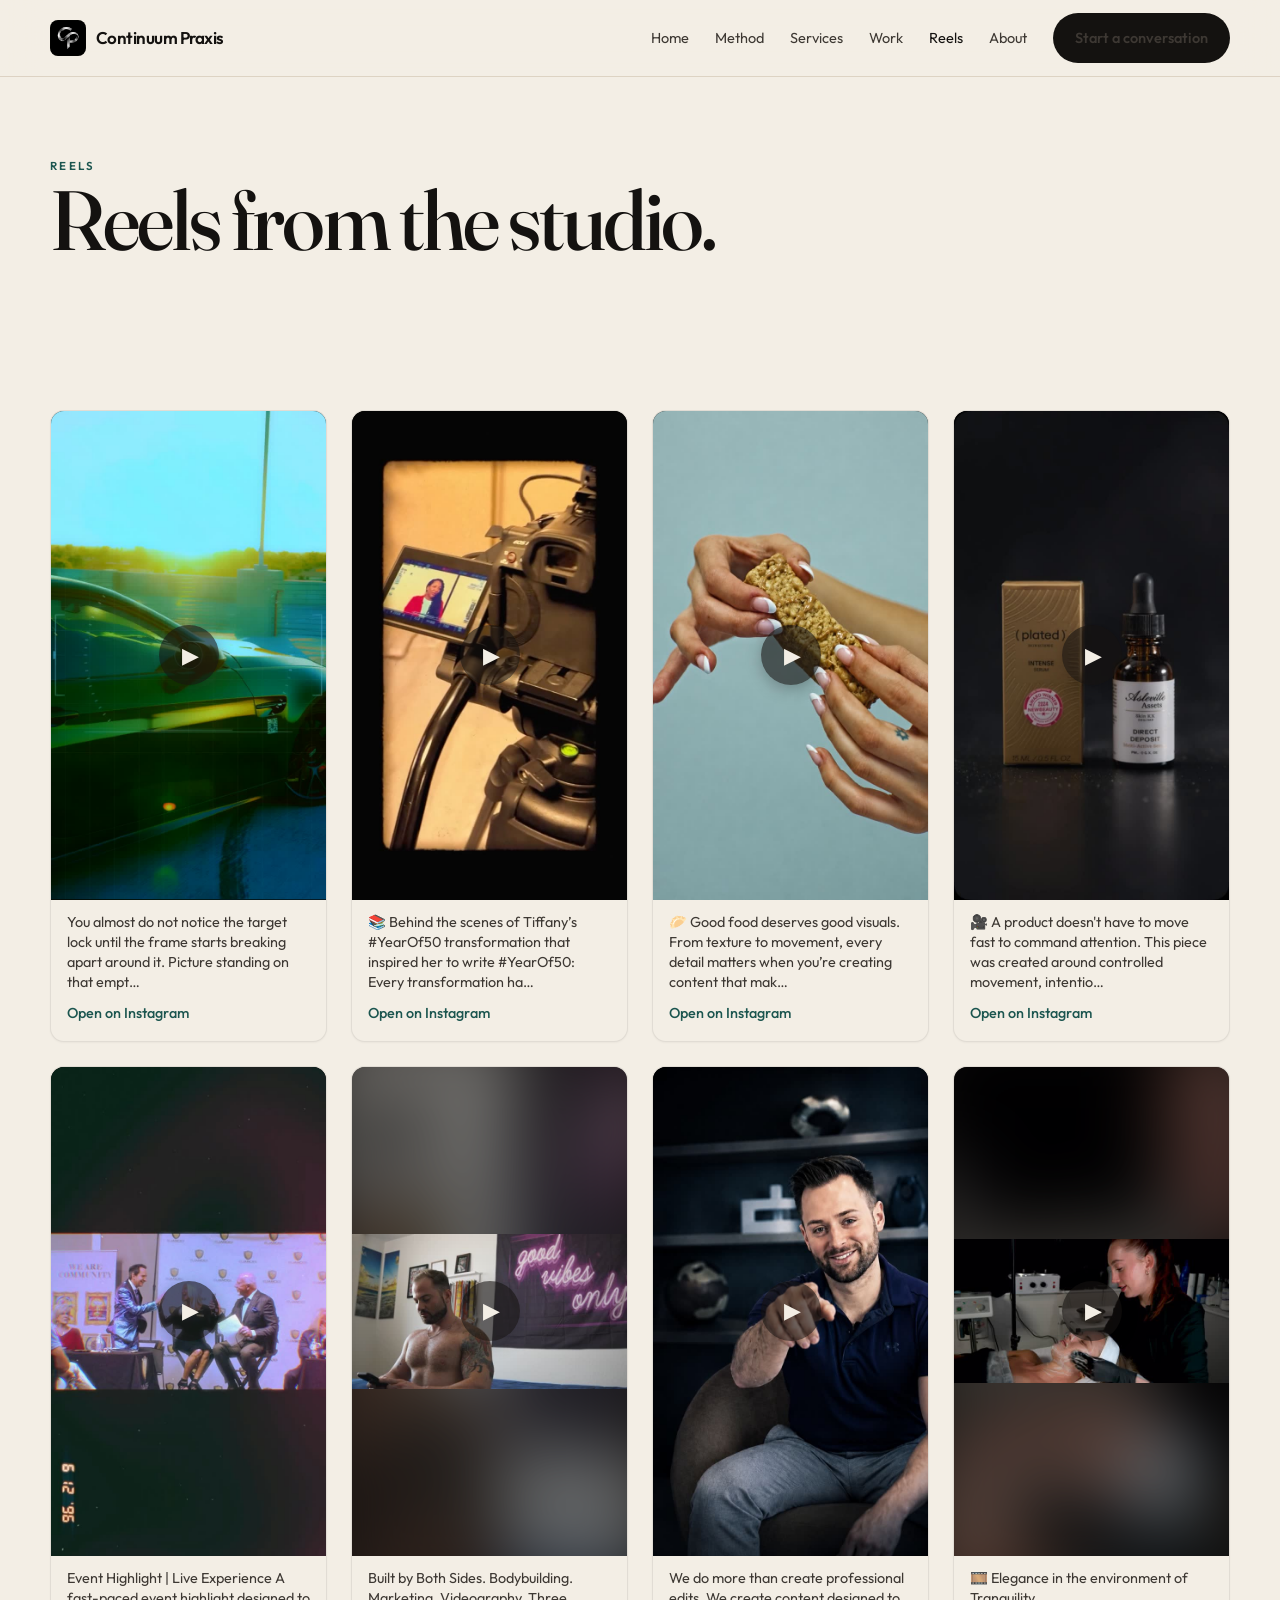
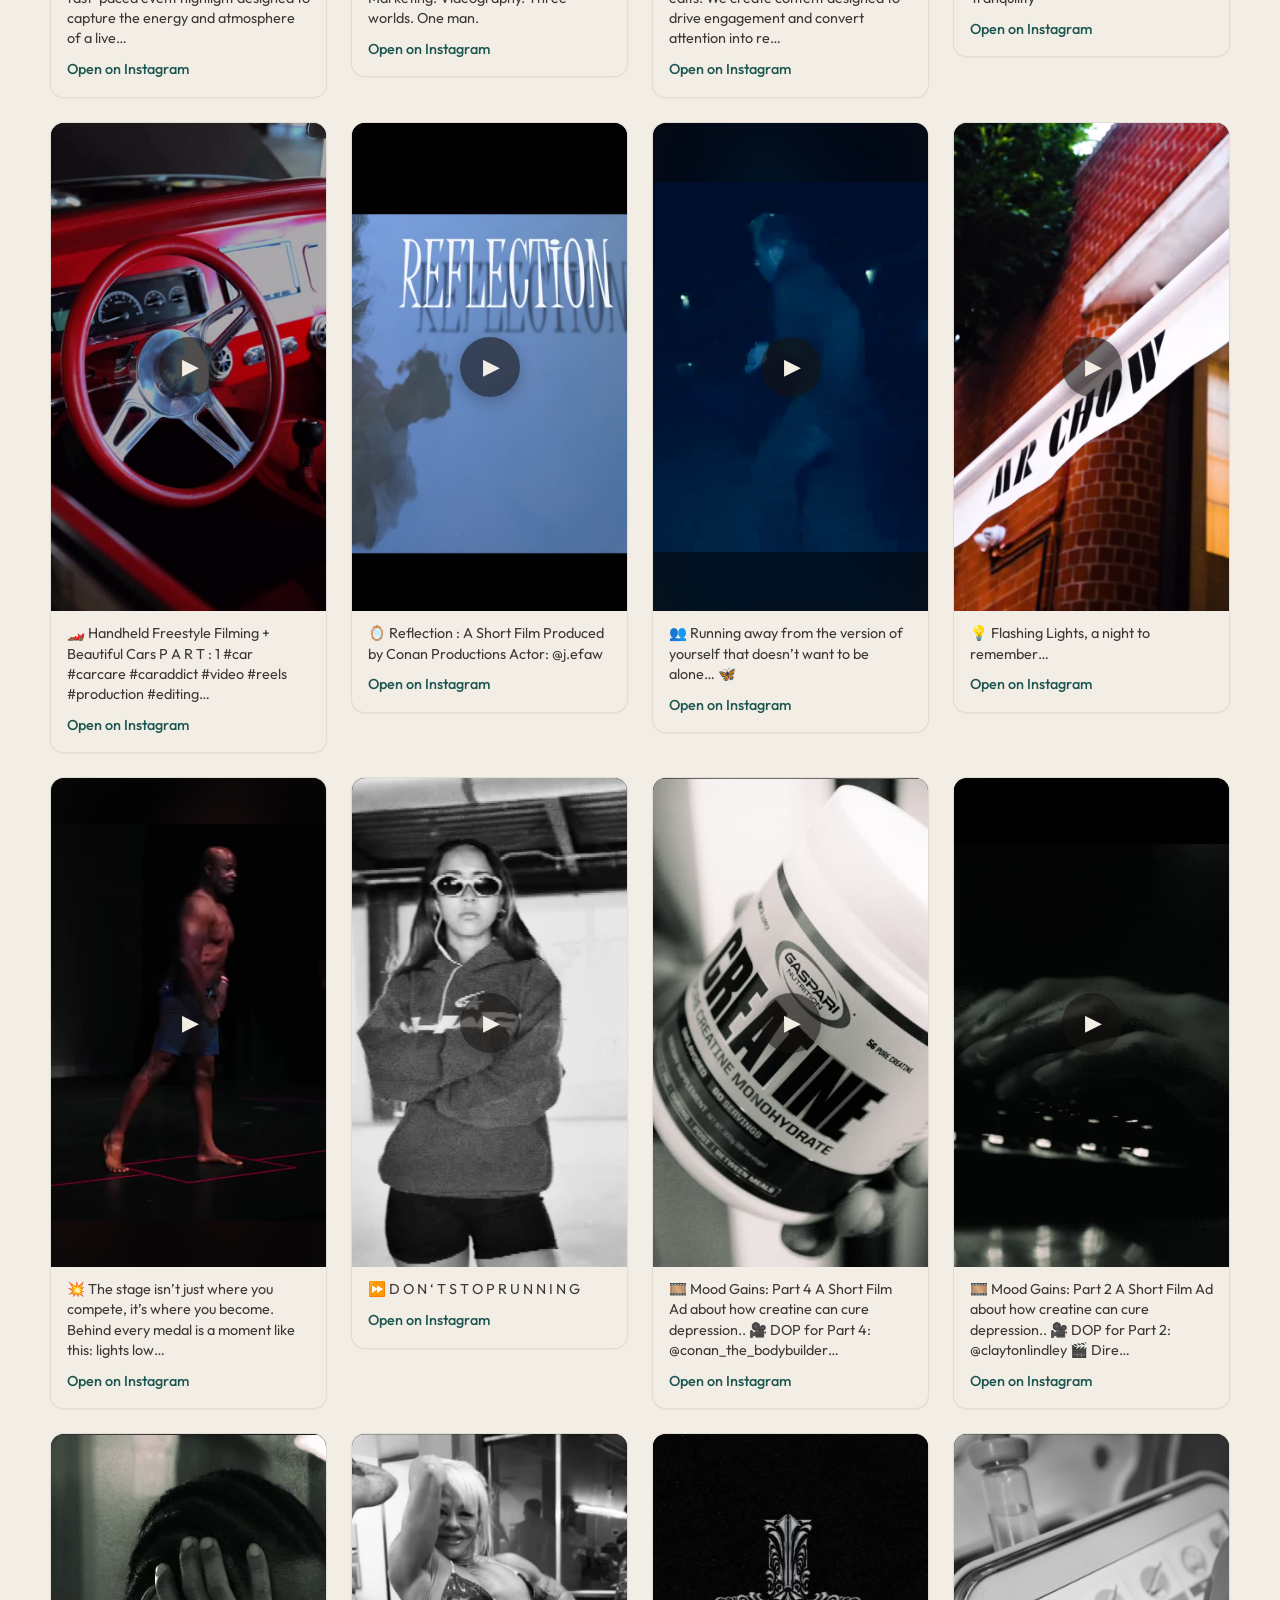
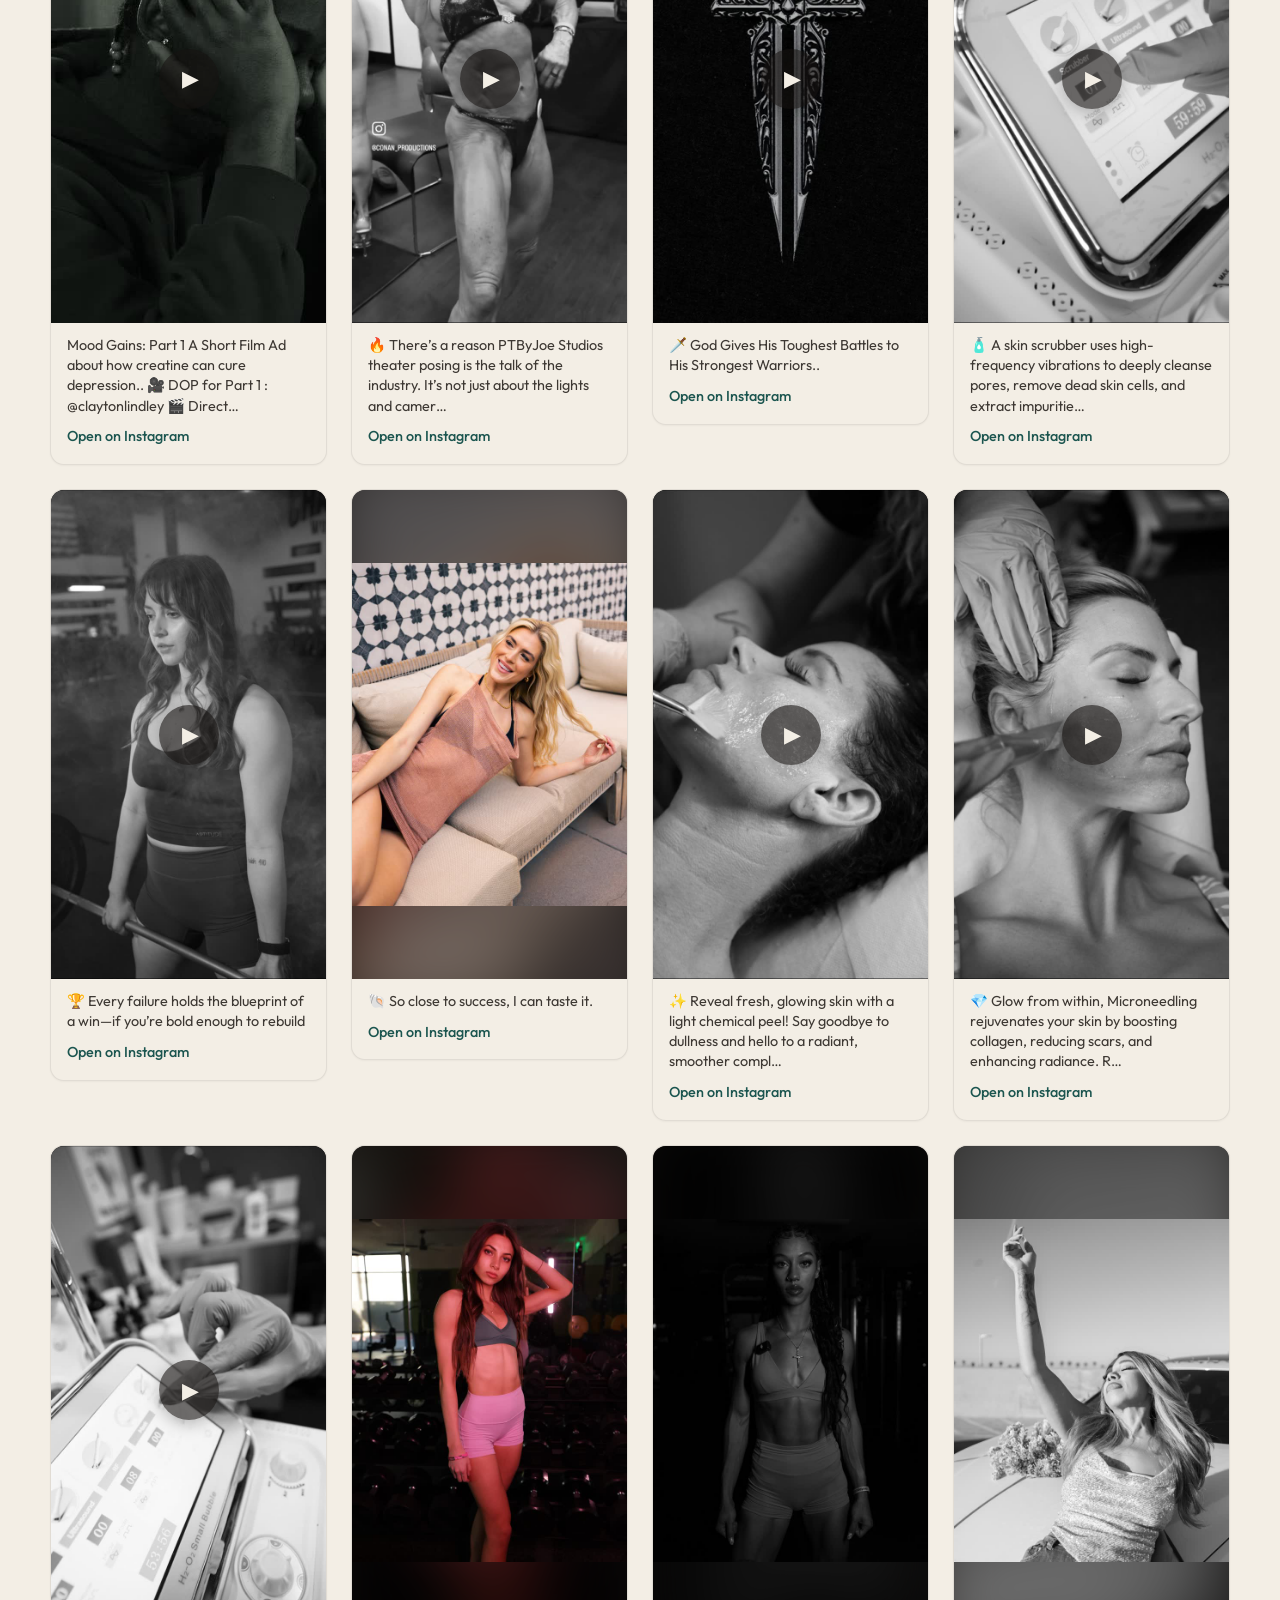
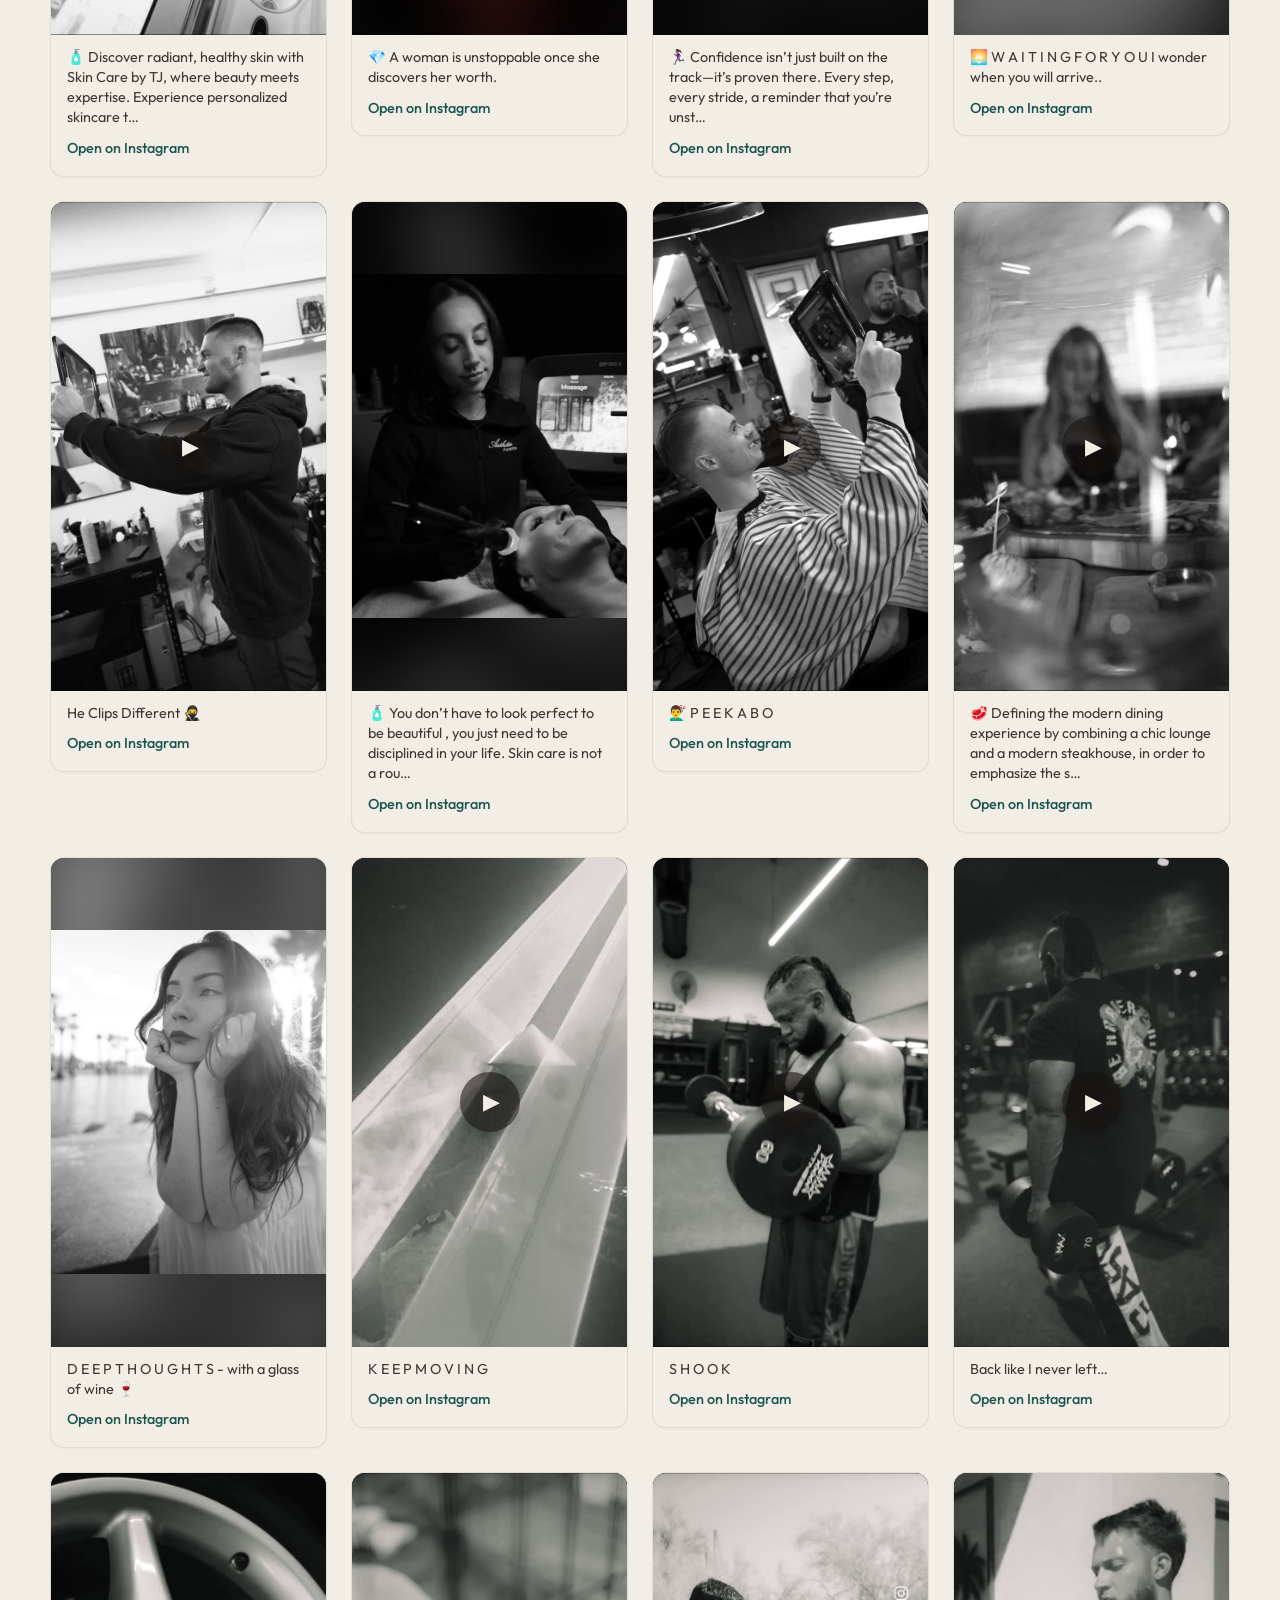
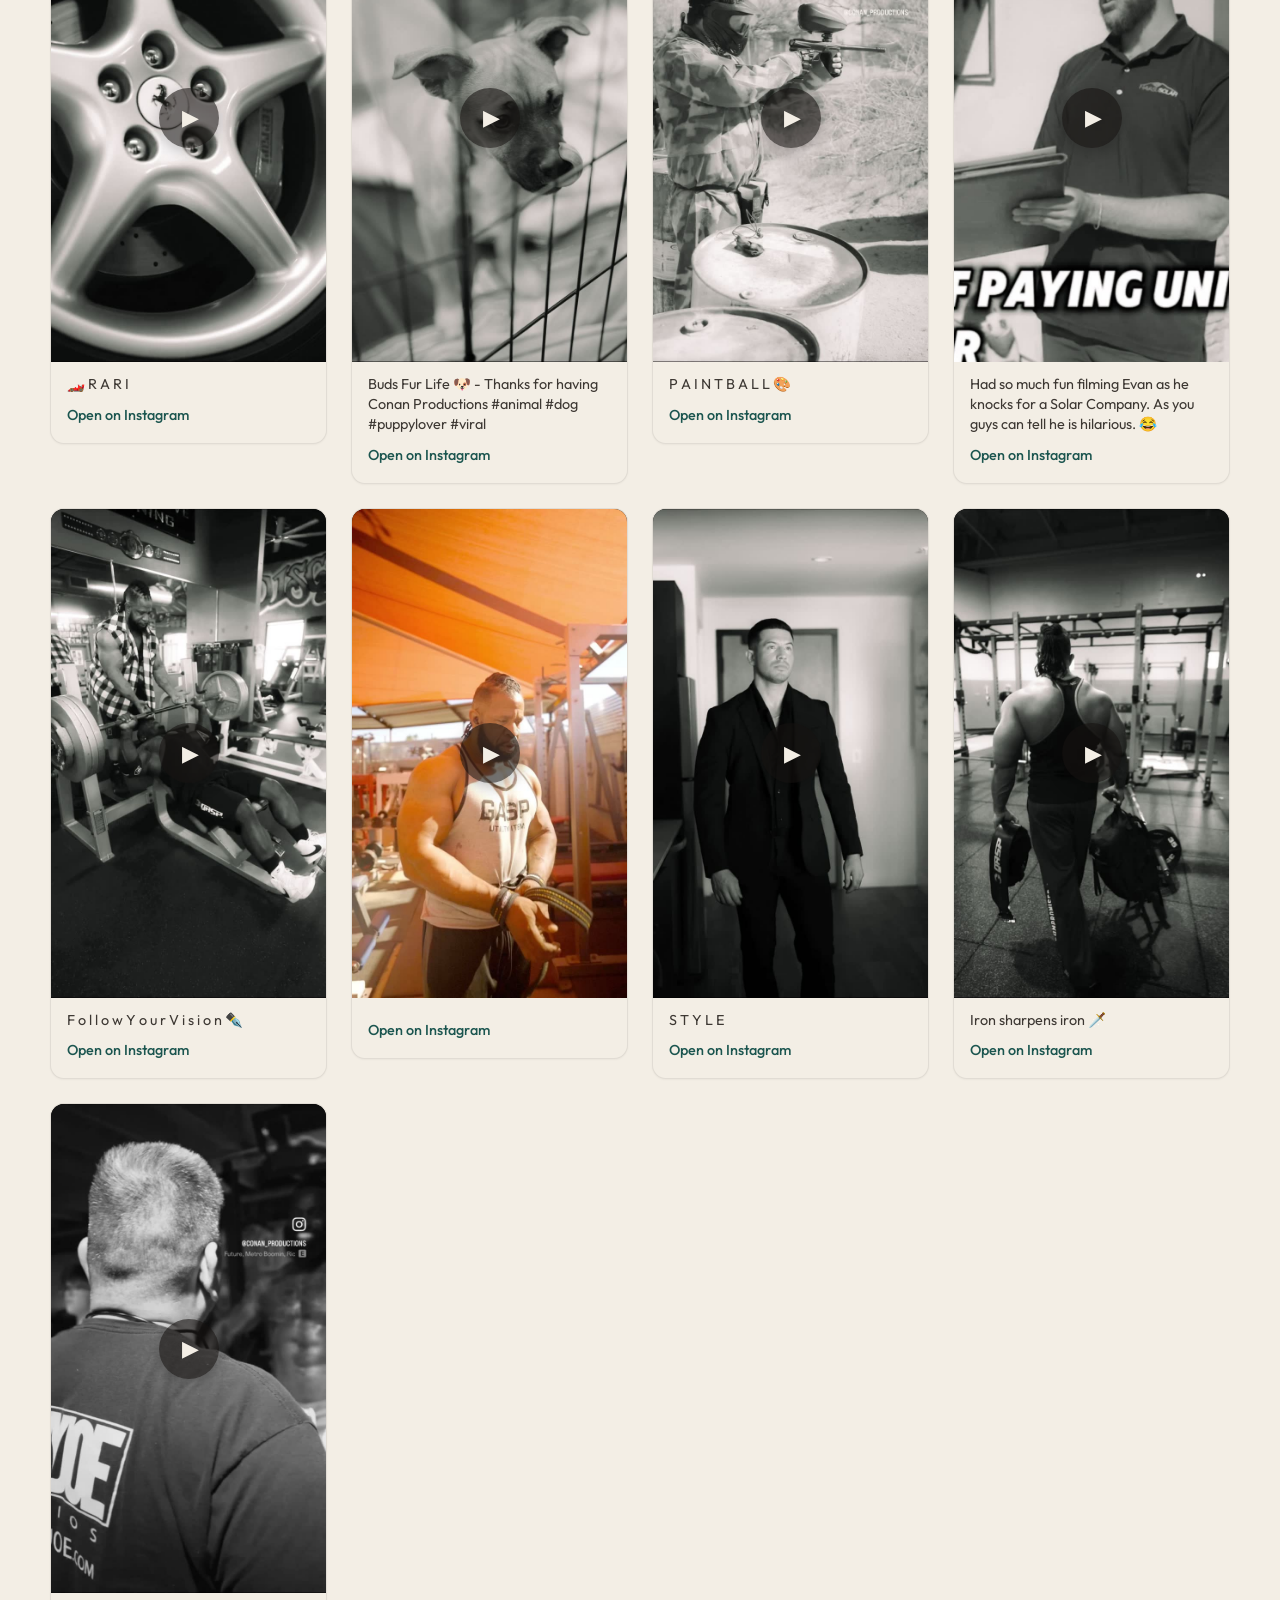
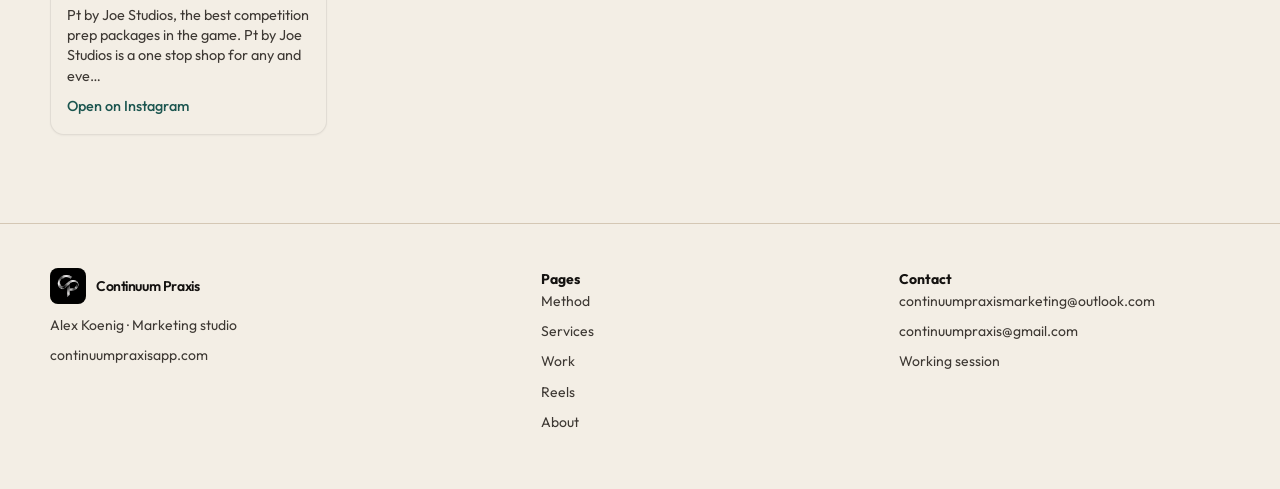
<file: reels/index.html>
<!DOCTYPE html>
<html lang="en">
<head>
  <meta charset="UTF-8" />
  <meta name="viewport" content="width=device-width, initial-scale=1" />
  <title>Reels — Continuum Praxis</title>
  <meta name="description" content="Studio reels from Continuum Praxis. Videos play right on the page; use Open on Instagram only when you want the original post." />
  <link rel="canonical" href="https://continuumpraxisapp.com/reels" />
  <link rel="icon" href="/icons/favicon.jpg" type="image/jpeg" />
  <link rel="preconnect" href="https://fonts.googleapis.com" />
  <link rel="preconnect" href="https://fonts.gstatic.com" crossorigin />
  <link href="https://fonts.googleapis.com/css2?family=Fraunces:opsz,wght@9..144,500;9..144,600&family=Outfit:wght@400;500;600&display=swap" rel="stylesheet" />
  <link rel="stylesheet" href="/css/styles.css" />
  <link rel="stylesheet" href="/css/reels.css" />
  <!-- Cloudflare Web Analytics --><script type='module' src='https://static.cloudflareinsights.com/beacon.min.js' data-cf-beacon='{"token": "5239102bd00444579101ab55427f9a8d"}'></script><!-- End Cloudflare Web Analytics -->
</head>
<body>
  <a class="skip" href="#main">Skip to content</a>
  <header class="site">
    <div class="wrap nav">
      <a class="brand" href="/"><img src="/img/logo-cp-nav.png" alt="Continuum Praxis" /> Continuum Praxis</a>
      <button class="menu-btn" id="menu" aria-label="Menu" aria-expanded="false">☰</button>
      <nav class="nav-links" id="nav-links">
        <a href="/">Home</a>
        <a href="/method">Method</a>
        <a href="/services">Services</a>
        <a href="/work">Work</a>
        <a class="active" href="/reels">Reels</a>
        <a href="/about">About</a>
        <a class="btn btn-primary" href="/contact">Start a conversation</a>
      </nav>
    </div>
  </header>

  <main id="main">
    <section class="hero">
      <div class="wrap">
        <p class="eyebrow">Reels</p>
        <h1>Reels from the studio.</h1>
      </div>
    </section>

    <section>
      <div class="wrap">
        <div class="reel-grid" id="reel-grid">
      <article class="reel-card" data-reel="1" data-shortcode="DdIABXildu-">
        <div class="reel-media" role="button" tabindex="0" aria-label="Play or pause reel: You almost do not notice the target lock until the frame starts breaking apart a" style="aspect-ratio: 9 / 16; --poster: url('/reels/media/DdIABXildu-.jpg');">
          <video src="/reels/media/DdIABXildu-.mp4" poster="/reels/media/DdIABXildu-.jpg" muted loop playsinline preload="metadata" disablepictureinpicture></video><span class="reel-play" aria-hidden="true">▶</span><span class="reel-badge"><svg viewBox="0 0 24 24" aria-hidden="true"><path d="M12 2.2c3.2 0 3.6 0 4.9.1 1.2.1 1.8.3 2.2.4.6.2 1 .4 1.4.9.5.4.7.8.9 1.4.1.4.3 1 .4 2.2.1 1.3.1 1.7.1 4.9s0 3.6-.1 4.9c-.1 1.2-.3 1.8-.4 2.2-.2.6-.4 1-.9 1.4-.4.5-.8.7-1.4.9-.4.1-1 .3-2.2.4-1.3.1-1.7.1-4.9.1s-3.6 0-4.9-.1c-1.2-.1-1.8-.3-2.2-.4-.6-.2-1-.4-1.4-.9-.5-.4-.7-.8-.9-1.4-.1-.4-.3-1-.4-2.2C2.2 15.6 2.2 15.2 2.2 12s0-3.6.1-4.9c.1-1.2.3-1.8.4-2.2.2-.6.4-1 .9-1.4.4-.5.8-.7 1.4-.9.4-.1 1-.3 2.2-.4C8.4 2.2 8.8 2.2 12 2.2m0 3.5A6.3 6.3 0 1 0 18.3 12 6.3 6.3 0 0 0 12 5.7m0 10.4A4.1 4.1 0 1 1 16.1 12 4.1 4.1 0 0 1 12 16.1m6.5-10.7a1.5 1.5 0 1 0 1.5 1.5 1.5 1.5 0 0 0-1.5-1.5"/></svg>Open on Instagram</span>
        </div>
        <p class="reel-caption">You almost do not notice the target lock until the frame starts breaking apart around it. Picture standing on that empt…</p>
        <p class="reel-link"><a href="https://www.instagram.com/reel/DdIABXildu-/" target="_blank" rel="noopener noreferrer">Open on Instagram</a></p>
      </article>
      <article class="reel-card" data-reel="2" data-shortcode="DczpPT1M6bt">
        <div class="reel-media" role="button" tabindex="0" aria-label="Play or pause reel: 📚 Behind the scenes of Tiffany’s #YearOf50 transformation that inspired her to w" style="aspect-ratio: 9 / 16; --poster: url('/reels/media/DczpPT1M6bt.jpg');">
          <video src="/reels/media/DczpPT1M6bt.mp4" poster="/reels/media/DczpPT1M6bt.jpg" muted loop playsinline preload="metadata" disablepictureinpicture></video><span class="reel-play" aria-hidden="true">▶</span><span class="reel-badge"><svg viewBox="0 0 24 24" aria-hidden="true"><path d="M12 2.2c3.2 0 3.6 0 4.9.1 1.2.1 1.8.3 2.2.4.6.2 1 .4 1.4.9.5.4.7.8.9 1.4.1.4.3 1 .4 2.2.1 1.3.1 1.7.1 4.9s0 3.6-.1 4.9c-.1 1.2-.3 1.8-.4 2.2-.2.6-.4 1-.9 1.4-.4.5-.8.7-1.4.9-.4.1-1 .3-2.2.4-1.3.1-1.7.1-4.9.1s-3.6 0-4.9-.1c-1.2-.1-1.8-.3-2.2-.4-.6-.2-1-.4-1.4-.9-.5-.4-.7-.8-.9-1.4-.1-.4-.3-1-.4-2.2C2.2 15.6 2.2 15.2 2.2 12s0-3.6.1-4.9c.1-1.2.3-1.8.4-2.2.2-.6.4-1 .9-1.4.4-.5.8-.7 1.4-.9.4-.1 1-.3 2.2-.4C8.4 2.2 8.8 2.2 12 2.2m0 3.5A6.3 6.3 0 1 0 18.3 12 6.3 6.3 0 0 0 12 5.7m0 10.4A4.1 4.1 0 1 1 16.1 12 4.1 4.1 0 0 1 12 16.1m6.5-10.7a1.5 1.5 0 1 0 1.5 1.5 1.5 1.5 0 0 0-1.5-1.5"/></svg>Open on Instagram</span>
        </div>
        <p class="reel-caption">📚 Behind the scenes of Tiffany’s #YearOf50 transformation that inspired her to write #YearOf50: Every transformation ha…</p>
        <p class="reel-link"><a href="https://www.instagram.com/reel/DczpPT1M6bt/" target="_blank" rel="noopener noreferrer">Open on Instagram</a></p>
      </article>
      <article class="reel-card" data-reel="3" data-shortcode="Dcq7YPjs_FJ">
        <div class="reel-media" role="button" tabindex="0" aria-label="Play or pause reel: 🥟 Good food deserves good visuals. From texture to movement, every detail matter" style="aspect-ratio: 9 / 16; --poster: url('/reels/media/Dcq7YPjs_FJ.jpg');">
          <video src="/reels/media/Dcq7YPjs_FJ.mp4" poster="/reels/media/Dcq7YPjs_FJ.jpg" muted loop playsinline preload="metadata" disablepictureinpicture></video><span class="reel-play" aria-hidden="true">▶</span><span class="reel-badge"><svg viewBox="0 0 24 24" aria-hidden="true"><path d="M12 2.2c3.2 0 3.6 0 4.9.1 1.2.1 1.8.3 2.2.4.6.2 1 .4 1.4.9.5.4.7.8.9 1.4.1.4.3 1 .4 2.2.1 1.3.1 1.7.1 4.9s0 3.6-.1 4.9c-.1 1.2-.3 1.8-.4 2.2-.2.6-.4 1-.9 1.4-.4.5-.8.7-1.4.9-.4.1-1 .3-2.2.4-1.3.1-1.7.1-4.9.1s-3.6 0-4.9-.1c-1.2-.1-1.8-.3-2.2-.4-.6-.2-1-.4-1.4-.9-.5-.4-.7-.8-.9-1.4-.1-.4-.3-1-.4-2.2C2.2 15.6 2.2 15.2 2.2 12s0-3.6.1-4.9c.1-1.2.3-1.8.4-2.2.2-.6.4-1 .9-1.4.4-.5.8-.7 1.4-.9.4-.1 1-.3 2.2-.4C8.4 2.2 8.8 2.2 12 2.2m0 3.5A6.3 6.3 0 1 0 18.3 12 6.3 6.3 0 0 0 12 5.7m0 10.4A4.1 4.1 0 1 1 16.1 12 4.1 4.1 0 0 1 12 16.1m6.5-10.7a1.5 1.5 0 1 0 1.5 1.5 1.5 1.5 0 0 0-1.5-1.5"/></svg>Open on Instagram</span>
        </div>
        <p class="reel-caption">🥟 Good food deserves good visuals. From texture to movement, every detail matters when you’re creating content that mak…</p>
        <p class="reel-link"><a href="https://www.instagram.com/reel/Dcq7YPjs_FJ/" target="_blank" rel="noopener noreferrer">Open on Instagram</a></p>
      </article>
      <article class="reel-card" data-reel="4" data-shortcode="DcpbkVsM6Lq">
        <div class="reel-media" role="button" tabindex="0" aria-label="Play or pause reel: 🎥 A product doesn&#x27;t have to move fast to command attention. This piece was creat" style="aspect-ratio: 9 / 16; --poster: url('/reels/media/DcpbkVsM6Lq.jpg');">
          <video src="/reels/media/DcpbkVsM6Lq.mp4" poster="/reels/media/DcpbkVsM6Lq.jpg" muted loop playsinline preload="metadata" disablepictureinpicture></video><span class="reel-play" aria-hidden="true">▶</span><span class="reel-badge"><svg viewBox="0 0 24 24" aria-hidden="true"><path d="M12 2.2c3.2 0 3.6 0 4.9.1 1.2.1 1.8.3 2.2.4.6.2 1 .4 1.4.9.5.4.7.8.9 1.4.1.4.3 1 .4 2.2.1 1.3.1 1.7.1 4.9s0 3.6-.1 4.9c-.1 1.2-.3 1.8-.4 2.2-.2.6-.4 1-.9 1.4-.4.5-.8.7-1.4.9-.4.1-1 .3-2.2.4-1.3.1-1.7.1-4.9.1s-3.6 0-4.9-.1c-1.2-.1-1.8-.3-2.2-.4-.6-.2-1-.4-1.4-.9-.5-.4-.7-.8-.9-1.4-.1-.4-.3-1-.4-2.2C2.2 15.6 2.2 15.2 2.2 12s0-3.6.1-4.9c.1-1.2.3-1.8.4-2.2.2-.6.4-1 .9-1.4.4-.5.8-.7 1.4-.9.4-.1 1-.3 2.2-.4C8.4 2.2 8.8 2.2 12 2.2m0 3.5A6.3 6.3 0 1 0 18.3 12 6.3 6.3 0 0 0 12 5.7m0 10.4A4.1 4.1 0 1 1 16.1 12 4.1 4.1 0 0 1 12 16.1m6.5-10.7a1.5 1.5 0 1 0 1.5 1.5 1.5 1.5 0 0 0-1.5-1.5"/></svg>Open on Instagram</span>
        </div>
        <p class="reel-caption">🎥 A product doesn&#x27;t have to move fast to command attention. This piece was created around controlled movement, intentio…</p>
        <p class="reel-link"><a href="https://www.instagram.com/reel/DcpbkVsM6Lq/" target="_blank" rel="noopener noreferrer">Open on Instagram</a></p>
      </article>
      <article class="reel-card" data-reel="5" data-shortcode="Dcm_yBnsaQf">
        <div class="reel-media" role="button" tabindex="0" aria-label="Play or pause reel: Event Highlight | Live Experience A fast-paced event highlight designed to captu" style="aspect-ratio: 9 / 16; --poster: url('/reels/media/Dcm_yBnsaQf.jpg');">
          <video src="/reels/media/Dcm_yBnsaQf.mp4" poster="/reels/media/Dcm_yBnsaQf.jpg" muted loop playsinline preload="metadata" disablepictureinpicture></video><span class="reel-play" aria-hidden="true">▶</span><span class="reel-badge"><svg viewBox="0 0 24 24" aria-hidden="true"><path d="M12 2.2c3.2 0 3.6 0 4.9.1 1.2.1 1.8.3 2.2.4.6.2 1 .4 1.4.9.5.4.7.8.9 1.4.1.4.3 1 .4 2.2.1 1.3.1 1.7.1 4.9s0 3.6-.1 4.9c-.1 1.2-.3 1.8-.4 2.2-.2.6-.4 1-.9 1.4-.4.5-.8.7-1.4.9-.4.1-1 .3-2.2.4-1.3.1-1.7.1-4.9.1s-3.6 0-4.9-.1c-1.2-.1-1.8-.3-2.2-.4-.6-.2-1-.4-1.4-.9-.5-.4-.7-.8-.9-1.4-.1-.4-.3-1-.4-2.2C2.2 15.6 2.2 15.2 2.2 12s0-3.6.1-4.9c.1-1.2.3-1.8.4-2.2.2-.6.4-1 .9-1.4.4-.5.8-.7 1.4-.9.4-.1 1-.3 2.2-.4C8.4 2.2 8.8 2.2 12 2.2m0 3.5A6.3 6.3 0 1 0 18.3 12 6.3 6.3 0 0 0 12 5.7m0 10.4A4.1 4.1 0 1 1 16.1 12 4.1 4.1 0 0 1 12 16.1m6.5-10.7a1.5 1.5 0 1 0 1.5 1.5 1.5 1.5 0 0 0-1.5-1.5"/></svg>Open on Instagram</span>
        </div>
        <p class="reel-caption">Event Highlight | Live Experience A fast-paced event highlight designed to capture the energy and atmosphere of a live…</p>
        <p class="reel-link"><a href="https://www.instagram.com/reel/Dcm_yBnsaQf/" target="_blank" rel="noopener noreferrer">Open on Instagram</a></p>
      </article>
      <article class="reel-card" data-reel="6" data-shortcode="DcaSRHrsOYl">
        <div class="reel-media" role="button" tabindex="0" aria-label="Play or pause reel: Built by Both Sides. Bodybuilding. Marketing. Videography. Three worlds. One man" style="aspect-ratio: 9 / 16; --poster: url('/reels/media/DcaSRHrsOYl.jpg');">
          <video src="/reels/media/DcaSRHrsOYl.mp4" poster="/reels/media/DcaSRHrsOYl.jpg" muted loop playsinline preload="metadata" disablepictureinpicture></video><span class="reel-play" aria-hidden="true">▶</span><span class="reel-badge"><svg viewBox="0 0 24 24" aria-hidden="true"><path d="M12 2.2c3.2 0 3.6 0 4.9.1 1.2.1 1.8.3 2.2.4.6.2 1 .4 1.4.9.5.4.7.8.9 1.4.1.4.3 1 .4 2.2.1 1.3.1 1.7.1 4.9s0 3.6-.1 4.9c-.1 1.2-.3 1.8-.4 2.2-.2.6-.4 1-.9 1.4-.4.5-.8.7-1.4.9-.4.1-1 .3-2.2.4-1.3.1-1.7.1-4.9.1s-3.6 0-4.9-.1c-1.2-.1-1.8-.3-2.2-.4-.6-.2-1-.4-1.4-.9-.5-.4-.7-.8-.9-1.4-.1-.4-.3-1-.4-2.2C2.2 15.6 2.2 15.2 2.2 12s0-3.6.1-4.9c.1-1.2.3-1.8.4-2.2.2-.6.4-1 .9-1.4.4-.5.8-.7 1.4-.9.4-.1 1-.3 2.2-.4C8.4 2.2 8.8 2.2 12 2.2m0 3.5A6.3 6.3 0 1 0 18.3 12 6.3 6.3 0 0 0 12 5.7m0 10.4A4.1 4.1 0 1 1 16.1 12 4.1 4.1 0 0 1 12 16.1m6.5-10.7a1.5 1.5 0 1 0 1.5 1.5 1.5 1.5 0 0 0-1.5-1.5"/></svg>Open on Instagram</span>
        </div>
        <p class="reel-caption">Built by Both Sides. Bodybuilding. Marketing. Videography. Three worlds. One man.</p>
        <p class="reel-link"><a href="https://www.instagram.com/reel/DcaSRHrsOYl/" target="_blank" rel="noopener noreferrer">Open on Instagram</a></p>
      </article>
      <article class="reel-card" data-reel="7" data-shortcode="DXAtHBHjI_h">
        <div class="reel-media" role="button" tabindex="0" aria-label="Play or pause reel: We do more than create professional edits. We create content designed to drive e" style="aspect-ratio: 9 / 16; --poster: url('/reels/media/DXAtHBHjI_h.jpg');">
          <video src="/reels/media/DXAtHBHjI_h.mp4" poster="/reels/media/DXAtHBHjI_h.jpg" muted loop playsinline preload="metadata" disablepictureinpicture></video><span class="reel-play" aria-hidden="true">▶</span><span class="reel-badge"><svg viewBox="0 0 24 24" aria-hidden="true"><path d="M12 2.2c3.2 0 3.6 0 4.9.1 1.2.1 1.8.3 2.2.4.6.2 1 .4 1.4.9.5.4.7.8.9 1.4.1.4.3 1 .4 2.2.1 1.3.1 1.7.1 4.9s0 3.6-.1 4.9c-.1 1.2-.3 1.8-.4 2.2-.2.6-.4 1-.9 1.4-.4.5-.8.7-1.4.9-.4.1-1 .3-2.2.4-1.3.1-1.7.1-4.9.1s-3.6 0-4.9-.1c-1.2-.1-1.8-.3-2.2-.4-.6-.2-1-.4-1.4-.9-.5-.4-.7-.8-.9-1.4-.1-.4-.3-1-.4-2.2C2.2 15.6 2.2 15.2 2.2 12s0-3.6.1-4.9c.1-1.2.3-1.8.4-2.2.2-.6.4-1 .9-1.4.4-.5.8-.7 1.4-.9.4-.1 1-.3 2.2-.4C8.4 2.2 8.8 2.2 12 2.2m0 3.5A6.3 6.3 0 1 0 18.3 12 6.3 6.3 0 0 0 12 5.7m0 10.4A4.1 4.1 0 1 1 16.1 12 4.1 4.1 0 0 1 12 16.1m6.5-10.7a1.5 1.5 0 1 0 1.5 1.5 1.5 1.5 0 0 0-1.5-1.5"/></svg>Open on Instagram</span>
        </div>
        <p class="reel-caption">We do more than create professional edits. We create content designed to drive engagement and convert attention into re…</p>
        <p class="reel-link"><a href="https://www.instagram.com/reel/DXAtHBHjI_h/" target="_blank" rel="noopener noreferrer">Open on Instagram</a></p>
      </article>
      <article class="reel-card" data-reel="8" data-shortcode="DQftQ_NiVZt">
        <div class="reel-media" role="button" tabindex="0" aria-label="Play or pause reel: 🎞️ Elegance in the environment of Tranquility" style="aspect-ratio: 9 / 16; --poster: url('/reels/media/DQftQ_NiVZt.jpg');">
          <video src="/reels/media/DQftQ_NiVZt.mp4" poster="/reels/media/DQftQ_NiVZt.jpg" muted loop playsinline preload="metadata" disablepictureinpicture></video><span class="reel-play" aria-hidden="true">▶</span><span class="reel-badge"><svg viewBox="0 0 24 24" aria-hidden="true"><path d="M12 2.2c3.2 0 3.6 0 4.9.1 1.2.1 1.8.3 2.2.4.6.2 1 .4 1.4.9.5.4.7.8.9 1.4.1.4.3 1 .4 2.2.1 1.3.1 1.7.1 4.9s0 3.6-.1 4.9c-.1 1.2-.3 1.8-.4 2.2-.2.6-.4 1-.9 1.4-.4.5-.8.7-1.4.9-.4.1-1 .3-2.2.4-1.3.1-1.7.1-4.9.1s-3.6 0-4.9-.1c-1.2-.1-1.8-.3-2.2-.4-.6-.2-1-.4-1.4-.9-.5-.4-.7-.8-.9-1.4-.1-.4-.3-1-.4-2.2C2.2 15.6 2.2 15.2 2.2 12s0-3.6.1-4.9c.1-1.2.3-1.8.4-2.2.2-.6.4-1 .9-1.4.4-.5.8-.7 1.4-.9.4-.1 1-.3 2.2-.4C8.4 2.2 8.8 2.2 12 2.2m0 3.5A6.3 6.3 0 1 0 18.3 12 6.3 6.3 0 0 0 12 5.7m0 10.4A4.1 4.1 0 1 1 16.1 12 4.1 4.1 0 0 1 12 16.1m6.5-10.7a1.5 1.5 0 1 0 1.5 1.5 1.5 1.5 0 0 0-1.5-1.5"/></svg>Open on Instagram</span>
        </div>
        <p class="reel-caption">🎞️ Elegance in the environment of Tranquility</p>
        <p class="reel-link"><a href="https://www.instagram.com/reel/DQftQ_NiVZt/" target="_blank" rel="noopener noreferrer">Open on Instagram</a></p>
      </article>
      <article class="reel-card" data-reel="9" data-shortcode="DQFOkCCAR7U">
        <div class="reel-media" role="button" tabindex="0" aria-label="Play or pause reel: 🏎️ Handheld Freestyle Filming + Beautiful Cars P A R T : 1 #car #carcare #caradd" style="aspect-ratio: 9 / 16; --poster: url('/reels/media/DQFOkCCAR7U.jpg');">
          <video src="/reels/media/DQFOkCCAR7U.mp4" poster="/reels/media/DQFOkCCAR7U.jpg" muted loop playsinline preload="metadata" disablepictureinpicture></video><span class="reel-play" aria-hidden="true">▶</span><span class="reel-badge"><svg viewBox="0 0 24 24" aria-hidden="true"><path d="M12 2.2c3.2 0 3.6 0 4.9.1 1.2.1 1.8.3 2.2.4.6.2 1 .4 1.4.9.5.4.7.8.9 1.4.1.4.3 1 .4 2.2.1 1.3.1 1.7.1 4.9s0 3.6-.1 4.9c-.1 1.2-.3 1.8-.4 2.2-.2.6-.4 1-.9 1.4-.4.5-.8.7-1.4.9-.4.1-1 .3-2.2.4-1.3.1-1.7.1-4.9.1s-3.6 0-4.9-.1c-1.2-.1-1.8-.3-2.2-.4-.6-.2-1-.4-1.4-.9-.5-.4-.7-.8-.9-1.4-.1-.4-.3-1-.4-2.2C2.2 15.6 2.2 15.2 2.2 12s0-3.6.1-4.9c.1-1.2.3-1.8.4-2.2.2-.6.4-1 .9-1.4.4-.5.8-.7 1.4-.9.4-.1 1-.3 2.2-.4C8.4 2.2 8.8 2.2 12 2.2m0 3.5A6.3 6.3 0 1 0 18.3 12 6.3 6.3 0 0 0 12 5.7m0 10.4A4.1 4.1 0 1 1 16.1 12 4.1 4.1 0 0 1 12 16.1m6.5-10.7a1.5 1.5 0 1 0 1.5 1.5 1.5 1.5 0 0 0-1.5-1.5"/></svg>Open on Instagram</span>
        </div>
        <p class="reel-caption">🏎️ Handheld Freestyle Filming + Beautiful Cars P A R T : 1 #car #carcare #caraddict #video #reels #production #editing…</p>
        <p class="reel-link"><a href="https://www.instagram.com/reel/DQFOkCCAR7U/" target="_blank" rel="noopener noreferrer">Open on Instagram</a></p>
      </article>
      <article class="reel-card" data-reel="10" data-shortcode="DOrC6jdgaai">
        <div class="reel-media" role="button" tabindex="0" aria-label="Play or pause reel: 🪞 Reflection : A Short Film Produced by Conan Productions Actor: @j.efaw" style="aspect-ratio: 9 / 16; --poster: url('/reels/media/DOrC6jdgaai.jpg');">
          <video src="/reels/media/DOrC6jdgaai.mp4" poster="/reels/media/DOrC6jdgaai.jpg" muted loop playsinline preload="metadata" disablepictureinpicture></video><span class="reel-play" aria-hidden="true">▶</span><span class="reel-badge"><svg viewBox="0 0 24 24" aria-hidden="true"><path d="M12 2.2c3.2 0 3.6 0 4.9.1 1.2.1 1.8.3 2.2.4.6.2 1 .4 1.4.9.5.4.7.8.9 1.4.1.4.3 1 .4 2.2.1 1.3.1 1.7.1 4.9s0 3.6-.1 4.9c-.1 1.2-.3 1.8-.4 2.2-.2.6-.4 1-.9 1.4-.4.5-.8.7-1.4.9-.4.1-1 .3-2.2.4-1.3.1-1.7.1-4.9.1s-3.6 0-4.9-.1c-1.2-.1-1.8-.3-2.2-.4-.6-.2-1-.4-1.4-.9-.5-.4-.7-.8-.9-1.4-.1-.4-.3-1-.4-2.2C2.2 15.6 2.2 15.2 2.2 12s0-3.6.1-4.9c.1-1.2.3-1.8.4-2.2.2-.6.4-1 .9-1.4.4-.5.8-.7 1.4-.9.4-.1 1-.3 2.2-.4C8.4 2.2 8.8 2.2 12 2.2m0 3.5A6.3 6.3 0 1 0 18.3 12 6.3 6.3 0 0 0 12 5.7m0 10.4A4.1 4.1 0 1 1 16.1 12 4.1 4.1 0 0 1 12 16.1m6.5-10.7a1.5 1.5 0 1 0 1.5 1.5 1.5 1.5 0 0 0-1.5-1.5"/></svg>Open on Instagram</span>
        </div>
        <p class="reel-caption">🪞 Reflection : A Short Film Produced by Conan Productions Actor: @j.efaw</p>
        <p class="reel-link"><a href="https://www.instagram.com/reel/DOrC6jdgaai/" target="_blank" rel="noopener noreferrer">Open on Instagram</a></p>
      </article>
      <article class="reel-card" data-reel="11" data-shortcode="DOoW6C_iQDr">
        <div class="reel-media" role="button" tabindex="0" aria-label="Play or pause reel: 👥 Running away from the version of yourself that doesn’t want to be alone… 🦋" style="aspect-ratio: 9 / 16; --poster: url('/reels/media/DOoW6C_iQDr.jpg');">
          <video src="/reels/media/DOoW6C_iQDr.mp4" poster="/reels/media/DOoW6C_iQDr.jpg" muted loop playsinline preload="metadata" disablepictureinpicture></video><span class="reel-play" aria-hidden="true">▶</span><span class="reel-badge"><svg viewBox="0 0 24 24" aria-hidden="true"><path d="M12 2.2c3.2 0 3.6 0 4.9.1 1.2.1 1.8.3 2.2.4.6.2 1 .4 1.4.9.5.4.7.8.9 1.4.1.4.3 1 .4 2.2.1 1.3.1 1.7.1 4.9s0 3.6-.1 4.9c-.1 1.2-.3 1.8-.4 2.2-.2.6-.4 1-.9 1.4-.4.5-.8.7-1.4.9-.4.1-1 .3-2.2.4-1.3.1-1.7.1-4.9.1s-3.6 0-4.9-.1c-1.2-.1-1.8-.3-2.2-.4-.6-.2-1-.4-1.4-.9-.5-.4-.7-.8-.9-1.4-.1-.4-.3-1-.4-2.2C2.2 15.6 2.2 15.2 2.2 12s0-3.6.1-4.9c.1-1.2.3-1.8.4-2.2.2-.6.4-1 .9-1.4.4-.5.8-.7 1.4-.9.4-.1 1-.3 2.2-.4C8.4 2.2 8.8 2.2 12 2.2m0 3.5A6.3 6.3 0 1 0 18.3 12 6.3 6.3 0 0 0 12 5.7m0 10.4A4.1 4.1 0 1 1 16.1 12 4.1 4.1 0 0 1 12 16.1m6.5-10.7a1.5 1.5 0 1 0 1.5 1.5 1.5 1.5 0 0 0-1.5-1.5"/></svg>Open on Instagram</span>
        </div>
        <p class="reel-caption">👥 Running away from the version of yourself that doesn’t want to be alone… 🦋</p>
        <p class="reel-link"><a href="https://www.instagram.com/reel/DOoW6C_iQDr/" target="_blank" rel="noopener noreferrer">Open on Instagram</a></p>
      </article>
      <article class="reel-card" data-reel="12" data-shortcode="DORbqvXgUYy">
        <div class="reel-media" role="button" tabindex="0" aria-label="Play or pause reel: 💡 Flashing Lights, a night to remember…" style="aspect-ratio: 9 / 16; --poster: url('/reels/media/DORbqvXgUYy.jpg');">
          <video src="/reels/media/DORbqvXgUYy.mp4" poster="/reels/media/DORbqvXgUYy.jpg" muted loop playsinline preload="metadata" disablepictureinpicture></video><span class="reel-play" aria-hidden="true">▶</span><span class="reel-badge"><svg viewBox="0 0 24 24" aria-hidden="true"><path d="M12 2.2c3.2 0 3.6 0 4.9.1 1.2.1 1.8.3 2.2.4.6.2 1 .4 1.4.9.5.4.7.8.9 1.4.1.4.3 1 .4 2.2.1 1.3.1 1.7.1 4.9s0 3.6-.1 4.9c-.1 1.2-.3 1.8-.4 2.2-.2.6-.4 1-.9 1.4-.4.5-.8.7-1.4.9-.4.1-1 .3-2.2.4-1.3.1-1.7.1-4.9.1s-3.6 0-4.9-.1c-1.2-.1-1.8-.3-2.2-.4-.6-.2-1-.4-1.4-.9-.5-.4-.7-.8-.9-1.4-.1-.4-.3-1-.4-2.2C2.2 15.6 2.2 15.2 2.2 12s0-3.6.1-4.9c.1-1.2.3-1.8.4-2.2.2-.6.4-1 .9-1.4.4-.5.8-.7 1.4-.9.4-.1 1-.3 2.2-.4C8.4 2.2 8.8 2.2 12 2.2m0 3.5A6.3 6.3 0 1 0 18.3 12 6.3 6.3 0 0 0 12 5.7m0 10.4A4.1 4.1 0 1 1 16.1 12 4.1 4.1 0 0 1 12 16.1m6.5-10.7a1.5 1.5 0 1 0 1.5 1.5 1.5 1.5 0 0 0-1.5-1.5"/></svg>Open on Instagram</span>
        </div>
        <p class="reel-caption">💡 Flashing Lights, a night to remember…</p>
        <p class="reel-link"><a href="https://www.instagram.com/reel/DORbqvXgUYy/" target="_blank" rel="noopener noreferrer">Open on Instagram</a></p>
      </article>
      <article class="reel-card" data-reel="13" data-shortcode="DMGcW-Bz6VG">
        <div class="reel-media" role="button" tabindex="0" aria-label="Play or pause reel: 💥 The stage isn’t just where you compete, it’s where you become. ⁣ Behind every" style="aspect-ratio: 9 / 16; --poster: url('/reels/media/DMGcW-Bz6VG.jpg');">
          <video src="/reels/media/DMGcW-Bz6VG.mp4" poster="/reels/media/DMGcW-Bz6VG.jpg" muted loop playsinline preload="metadata" disablepictureinpicture></video><span class="reel-play" aria-hidden="true">▶</span><span class="reel-badge"><svg viewBox="0 0 24 24" aria-hidden="true"><path d="M12 2.2c3.2 0 3.6 0 4.9.1 1.2.1 1.8.3 2.2.4.6.2 1 .4 1.4.9.5.4.7.8.9 1.4.1.4.3 1 .4 2.2.1 1.3.1 1.7.1 4.9s0 3.6-.1 4.9c-.1 1.2-.3 1.8-.4 2.2-.2.6-.4 1-.9 1.4-.4.5-.8.7-1.4.9-.4.1-1 .3-2.2.4-1.3.1-1.7.1-4.9.1s-3.6 0-4.9-.1c-1.2-.1-1.8-.3-2.2-.4-.6-.2-1-.4-1.4-.9-.5-.4-.7-.8-.9-1.4-.1-.4-.3-1-.4-2.2C2.2 15.6 2.2 15.2 2.2 12s0-3.6.1-4.9c.1-1.2.3-1.8.4-2.2.2-.6.4-1 .9-1.4.4-.5.8-.7 1.4-.9.4-.1 1-.3 2.2-.4C8.4 2.2 8.8 2.2 12 2.2m0 3.5A6.3 6.3 0 1 0 18.3 12 6.3 6.3 0 0 0 12 5.7m0 10.4A4.1 4.1 0 1 1 16.1 12 4.1 4.1 0 0 1 12 16.1m6.5-10.7a1.5 1.5 0 1 0 1.5 1.5 1.5 1.5 0 0 0-1.5-1.5"/></svg>Open on Instagram</span>
        </div>
        <p class="reel-caption">💥 The stage isn’t just where you compete, it’s where you become. ⁣ Behind every medal is a moment like this: lights low…</p>
        <p class="reel-link"><a href="https://www.instagram.com/reel/DMGcW-Bz6VG/" target="_blank" rel="noopener noreferrer">Open on Instagram</a></p>
      </article>
      <article class="reel-card" data-reel="14" data-shortcode="DKkDkS-RfHn">
        <div class="reel-media" role="button" tabindex="0" aria-label="Play or pause reel: ⏩ D O N ‘ T S T O P R U N N I N G" style="aspect-ratio: 9 / 16; --poster: url('/reels/media/DKkDkS-RfHn.jpg');">
          <video src="/reels/media/DKkDkS-RfHn.mp4" poster="/reels/media/DKkDkS-RfHn.jpg" muted loop playsinline preload="metadata" disablepictureinpicture></video><span class="reel-play" aria-hidden="true">▶</span><span class="reel-badge"><svg viewBox="0 0 24 24" aria-hidden="true"><path d="M12 2.2c3.2 0 3.6 0 4.9.1 1.2.1 1.8.3 2.2.4.6.2 1 .4 1.4.9.5.4.7.8.9 1.4.1.4.3 1 .4 2.2.1 1.3.1 1.7.1 4.9s0 3.6-.1 4.9c-.1 1.2-.3 1.8-.4 2.2-.2.6-.4 1-.9 1.4-.4.5-.8.7-1.4.9-.4.1-1 .3-2.2.4-1.3.1-1.7.1-4.9.1s-3.6 0-4.9-.1c-1.2-.1-1.8-.3-2.2-.4-.6-.2-1-.4-1.4-.9-.5-.4-.7-.8-.9-1.4-.1-.4-.3-1-.4-2.2C2.2 15.6 2.2 15.2 2.2 12s0-3.6.1-4.9c.1-1.2.3-1.8.4-2.2.2-.6.4-1 .9-1.4.4-.5.8-.7 1.4-.9.4-.1 1-.3 2.2-.4C8.4 2.2 8.8 2.2 12 2.2m0 3.5A6.3 6.3 0 1 0 18.3 12 6.3 6.3 0 0 0 12 5.7m0 10.4A4.1 4.1 0 1 1 16.1 12 4.1 4.1 0 0 1 12 16.1m6.5-10.7a1.5 1.5 0 1 0 1.5 1.5 1.5 1.5 0 0 0-1.5-1.5"/></svg>Open on Instagram</span>
        </div>
        <p class="reel-caption">⏩ D O N ‘ T S T O P R U N N I N G</p>
        <p class="reel-link"><a href="https://www.instagram.com/reel/DKkDkS-RfHn/" target="_blank" rel="noopener noreferrer">Open on Instagram</a></p>
      </article>
      <article class="reel-card" data-reel="15" data-shortcode="DJm-IhtTd8g">
        <div class="reel-media" role="button" tabindex="0" aria-label="Play or pause reel: 🎞️ Mood Gains: Part 4 A Short Film Ad about how creatine can cure depression.. 🎥" style="aspect-ratio: 9 / 16; --poster: url('/reels/media/DJm-IhtTd8g.jpg');">
          <video src="/reels/media/DJm-IhtTd8g.mp4" poster="/reels/media/DJm-IhtTd8g.jpg" muted loop playsinline preload="metadata" disablepictureinpicture></video><span class="reel-play" aria-hidden="true">▶</span><span class="reel-badge"><svg viewBox="0 0 24 24" aria-hidden="true"><path d="M12 2.2c3.2 0 3.6 0 4.9.1 1.2.1 1.8.3 2.2.4.6.2 1 .4 1.4.9.5.4.7.8.9 1.4.1.4.3 1 .4 2.2.1 1.3.1 1.7.1 4.9s0 3.6-.1 4.9c-.1 1.2-.3 1.8-.4 2.2-.2.6-.4 1-.9 1.4-.4.5-.8.7-1.4.9-.4.1-1 .3-2.2.4-1.3.1-1.7.1-4.9.1s-3.6 0-4.9-.1c-1.2-.1-1.8-.3-2.2-.4-.6-.2-1-.4-1.4-.9-.5-.4-.7-.8-.9-1.4-.1-.4-.3-1-.4-2.2C2.2 15.6 2.2 15.2 2.2 12s0-3.6.1-4.9c.1-1.2.3-1.8.4-2.2.2-.6.4-1 .9-1.4.4-.5.8-.7 1.4-.9.4-.1 1-.3 2.2-.4C8.4 2.2 8.8 2.2 12 2.2m0 3.5A6.3 6.3 0 1 0 18.3 12 6.3 6.3 0 0 0 12 5.7m0 10.4A4.1 4.1 0 1 1 16.1 12 4.1 4.1 0 0 1 12 16.1m6.5-10.7a1.5 1.5 0 1 0 1.5 1.5 1.5 1.5 0 0 0-1.5-1.5"/></svg>Open on Instagram</span>
        </div>
        <p class="reel-caption">🎞️ Mood Gains: Part 4 A Short Film Ad about how creatine can cure depression.. 🎥 DOP for Part 4: @conan_the_bodybuilder…</p>
        <p class="reel-link"><a href="https://www.instagram.com/reel/DJm-IhtTd8g/" target="_blank" rel="noopener noreferrer">Open on Instagram</a></p>
      </article>
      <article class="reel-card" data-reel="16" data-shortcode="DJm8zX0zj0E">
        <div class="reel-media" role="button" tabindex="0" aria-label="Play or pause reel: 🎞️ Mood Gains: Part 2 A Short Film Ad about how creatine can cure depression.. 🎥" style="aspect-ratio: 9 / 16; --poster: url('/reels/media/DJm8zX0zj0E.jpg');">
          <video src="/reels/media/DJm8zX0zj0E.mp4" poster="/reels/media/DJm8zX0zj0E.jpg" muted loop playsinline preload="metadata" disablepictureinpicture></video><span class="reel-play" aria-hidden="true">▶</span><span class="reel-badge"><svg viewBox="0 0 24 24" aria-hidden="true"><path d="M12 2.2c3.2 0 3.6 0 4.9.1 1.2.1 1.8.3 2.2.4.6.2 1 .4 1.4.9.5.4.7.8.9 1.4.1.4.3 1 .4 2.2.1 1.3.1 1.7.1 4.9s0 3.6-.1 4.9c-.1 1.2-.3 1.8-.4 2.2-.2.6-.4 1-.9 1.4-.4.5-.8.7-1.4.9-.4.1-1 .3-2.2.4-1.3.1-1.7.1-4.9.1s-3.6 0-4.9-.1c-1.2-.1-1.8-.3-2.2-.4-.6-.2-1-.4-1.4-.9-.5-.4-.7-.8-.9-1.4-.1-.4-.3-1-.4-2.2C2.2 15.6 2.2 15.2 2.2 12s0-3.6.1-4.9c.1-1.2.3-1.8.4-2.2.2-.6.4-1 .9-1.4.4-.5.8-.7 1.4-.9.4-.1 1-.3 2.2-.4C8.4 2.2 8.8 2.2 12 2.2m0 3.5A6.3 6.3 0 1 0 18.3 12 6.3 6.3 0 0 0 12 5.7m0 10.4A4.1 4.1 0 1 1 16.1 12 4.1 4.1 0 0 1 12 16.1m6.5-10.7a1.5 1.5 0 1 0 1.5 1.5 1.5 1.5 0 0 0-1.5-1.5"/></svg>Open on Instagram</span>
        </div>
        <p class="reel-caption">🎞️ Mood Gains: Part 2 A Short Film Ad about how creatine can cure depression.. 🎥 DOP for Part 2: @claytonlindley 🎬 Dire…</p>
        <p class="reel-link"><a href="https://www.instagram.com/reel/DJm8zX0zj0E/" target="_blank" rel="noopener noreferrer">Open on Instagram</a></p>
      </article>
      <article class="reel-card" data-reel="17" data-shortcode="DJm8XWqTLmJ">
        <div class="reel-media" role="button" tabindex="0" aria-label="Play or pause reel: Mood Gains: Part 1 A Short Film Ad about how creatine can cure depression.. 🎥 DO" style="aspect-ratio: 9 / 16; --poster: url('/reels/media/DJm8XWqTLmJ.jpg');">
          <video src="/reels/media/DJm8XWqTLmJ.mp4" poster="/reels/media/DJm8XWqTLmJ.jpg" muted loop playsinline preload="metadata" disablepictureinpicture></video><span class="reel-play" aria-hidden="true">▶</span><span class="reel-badge"><svg viewBox="0 0 24 24" aria-hidden="true"><path d="M12 2.2c3.2 0 3.6 0 4.9.1 1.2.1 1.8.3 2.2.4.6.2 1 .4 1.4.9.5.4.7.8.9 1.4.1.4.3 1 .4 2.2.1 1.3.1 1.7.1 4.9s0 3.6-.1 4.9c-.1 1.2-.3 1.8-.4 2.2-.2.6-.4 1-.9 1.4-.4.5-.8.7-1.4.9-.4.1-1 .3-2.2.4-1.3.1-1.7.1-4.9.1s-3.6 0-4.9-.1c-1.2-.1-1.8-.3-2.2-.4-.6-.2-1-.4-1.4-.9-.5-.4-.7-.8-.9-1.4-.1-.4-.3-1-.4-2.2C2.2 15.6 2.2 15.2 2.2 12s0-3.6.1-4.9c.1-1.2.3-1.8.4-2.2.2-.6.4-1 .9-1.4.4-.5.8-.7 1.4-.9.4-.1 1-.3 2.2-.4C8.4 2.2 8.8 2.2 12 2.2m0 3.5A6.3 6.3 0 1 0 18.3 12 6.3 6.3 0 0 0 12 5.7m0 10.4A4.1 4.1 0 1 1 16.1 12 4.1 4.1 0 0 1 12 16.1m6.5-10.7a1.5 1.5 0 1 0 1.5 1.5 1.5 1.5 0 0 0-1.5-1.5"/></svg>Open on Instagram</span>
        </div>
        <p class="reel-caption">Mood Gains: Part 1 A Short Film Ad about how creatine can cure depression.. 🎥 DOP for Part 1 : @claytonlindley 🎬 Direct…</p>
        <p class="reel-link"><a href="https://www.instagram.com/reel/DJm8XWqTLmJ/" target="_blank" rel="noopener noreferrer">Open on Instagram</a></p>
      </article>
      <article class="reel-card" data-reel="18" data-shortcode="DJaCToizQkh">
        <div class="reel-media" role="button" tabindex="0" aria-label="Play or pause reel: 🔥 There’s a reason PTByJoe Studios theater posing is the talk of the industry. I" style="aspect-ratio: 9 / 16; --poster: url('/reels/media/DJaCToizQkh.jpg');">
          <video src="/reels/media/DJaCToizQkh.mp4" poster="/reels/media/DJaCToizQkh.jpg" muted loop playsinline preload="metadata" disablepictureinpicture></video><span class="reel-play" aria-hidden="true">▶</span><span class="reel-badge"><svg viewBox="0 0 24 24" aria-hidden="true"><path d="M12 2.2c3.2 0 3.6 0 4.9.1 1.2.1 1.8.3 2.2.4.6.2 1 .4 1.4.9.5.4.7.8.9 1.4.1.4.3 1 .4 2.2.1 1.3.1 1.7.1 4.9s0 3.6-.1 4.9c-.1 1.2-.3 1.8-.4 2.2-.2.6-.4 1-.9 1.4-.4.5-.8.7-1.4.9-.4.1-1 .3-2.2.4-1.3.1-1.7.1-4.9.1s-3.6 0-4.9-.1c-1.2-.1-1.8-.3-2.2-.4-.6-.2-1-.4-1.4-.9-.5-.4-.7-.8-.9-1.4-.1-.4-.3-1-.4-2.2C2.2 15.6 2.2 15.2 2.2 12s0-3.6.1-4.9c.1-1.2.3-1.8.4-2.2.2-.6.4-1 .9-1.4.4-.5.8-.7 1.4-.9.4-.1 1-.3 2.2-.4C8.4 2.2 8.8 2.2 12 2.2m0 3.5A6.3 6.3 0 1 0 18.3 12 6.3 6.3 0 0 0 12 5.7m0 10.4A4.1 4.1 0 1 1 16.1 12 4.1 4.1 0 0 1 12 16.1m6.5-10.7a1.5 1.5 0 1 0 1.5 1.5 1.5 1.5 0 0 0-1.5-1.5"/></svg>Open on Instagram</span>
        </div>
        <p class="reel-caption">🔥 There’s a reason PTByJoe Studios theater posing is the talk of the industry. It’s not just about the lights and camer…</p>
        <p class="reel-link"><a href="https://www.instagram.com/reel/DJaCToizQkh/" target="_blank" rel="noopener noreferrer">Open on Instagram</a></p>
      </article>
      <article class="reel-card" data-reel="19" data-shortcode="DIzM1jkvwiE">
        <div class="reel-media" role="button" tabindex="0" aria-label="Play or pause reel: 🗡️ God Gives His Toughest Battles to His Strongest Warriors.." style="aspect-ratio: 9 / 16; --poster: url('/reels/media/DIzM1jkvwiE.jpg');">
          <video src="/reels/media/DIzM1jkvwiE.mp4" poster="/reels/media/DIzM1jkvwiE.jpg" muted loop playsinline preload="metadata" disablepictureinpicture></video><span class="reel-play" aria-hidden="true">▶</span><span class="reel-badge"><svg viewBox="0 0 24 24" aria-hidden="true"><path d="M12 2.2c3.2 0 3.6 0 4.9.1 1.2.1 1.8.3 2.2.4.6.2 1 .4 1.4.9.5.4.7.8.9 1.4.1.4.3 1 .4 2.2.1 1.3.1 1.7.1 4.9s0 3.6-.1 4.9c-.1 1.2-.3 1.8-.4 2.2-.2.6-.4 1-.9 1.4-.4.5-.8.7-1.4.9-.4.1-1 .3-2.2.4-1.3.1-1.7.1-4.9.1s-3.6 0-4.9-.1c-1.2-.1-1.8-.3-2.2-.4-.6-.2-1-.4-1.4-.9-.5-.4-.7-.8-.9-1.4-.1-.4-.3-1-.4-2.2C2.2 15.6 2.2 15.2 2.2 12s0-3.6.1-4.9c.1-1.2.3-1.8.4-2.2.2-.6.4-1 .9-1.4.4-.5.8-.7 1.4-.9.4-.1 1-.3 2.2-.4C8.4 2.2 8.8 2.2 12 2.2m0 3.5A6.3 6.3 0 1 0 18.3 12 6.3 6.3 0 0 0 12 5.7m0 10.4A4.1 4.1 0 1 1 16.1 12 4.1 4.1 0 0 1 12 16.1m6.5-10.7a1.5 1.5 0 1 0 1.5 1.5 1.5 1.5 0 0 0-1.5-1.5"/></svg>Open on Instagram</span>
        </div>
        <p class="reel-caption">🗡️ God Gives His Toughest Battles to His Strongest Warriors..</p>
        <p class="reel-link"><a href="https://www.instagram.com/reel/DIzM1jkvwiE/" target="_blank" rel="noopener noreferrer">Open on Instagram</a></p>
      </article>
      <article class="reel-card" data-reel="20" data-shortcode="DIURea2yUhg">
        <div class="reel-media" role="button" tabindex="0" aria-label="Play or pause reel: 🧴 A skin scrubber uses high-frequency vibrations to deeply cleanse pores, remove" style="aspect-ratio: 9 / 16; --poster: url('/reels/media/DIURea2yUhg.jpg');">
          <video src="/reels/media/DIURea2yUhg.mp4" poster="/reels/media/DIURea2yUhg.jpg" muted loop playsinline preload="metadata" disablepictureinpicture></video><span class="reel-play" aria-hidden="true">▶</span><span class="reel-badge"><svg viewBox="0 0 24 24" aria-hidden="true"><path d="M12 2.2c3.2 0 3.6 0 4.9.1 1.2.1 1.8.3 2.2.4.6.2 1 .4 1.4.9.5.4.7.8.9 1.4.1.4.3 1 .4 2.2.1 1.3.1 1.7.1 4.9s0 3.6-.1 4.9c-.1 1.2-.3 1.8-.4 2.2-.2.6-.4 1-.9 1.4-.4.5-.8.7-1.4.9-.4.1-1 .3-2.2.4-1.3.1-1.7.1-4.9.1s-3.6 0-4.9-.1c-1.2-.1-1.8-.3-2.2-.4-.6-.2-1-.4-1.4-.9-.5-.4-.7-.8-.9-1.4-.1-.4-.3-1-.4-2.2C2.2 15.6 2.2 15.2 2.2 12s0-3.6.1-4.9c.1-1.2.3-1.8.4-2.2.2-.6.4-1 .9-1.4.4-.5.8-.7 1.4-.9.4-.1 1-.3 2.2-.4C8.4 2.2 8.8 2.2 12 2.2m0 3.5A6.3 6.3 0 1 0 18.3 12 6.3 6.3 0 0 0 12 5.7m0 10.4A4.1 4.1 0 1 1 16.1 12 4.1 4.1 0 0 1 12 16.1m6.5-10.7a1.5 1.5 0 1 0 1.5 1.5 1.5 1.5 0 0 0-1.5-1.5"/></svg>Open on Instagram</span>
        </div>
        <p class="reel-caption">🧴 A skin scrubber uses high-frequency vibrations to deeply cleanse pores, remove dead skin cells, and extract impuritie…</p>
        <p class="reel-link"><a href="https://www.instagram.com/reel/DIURea2yUhg/" target="_blank" rel="noopener noreferrer">Open on Instagram</a></p>
      </article>
      <article class="reel-card" data-reel="21" data-shortcode="DIMOkQtJZsH">
        <div class="reel-media" role="button" tabindex="0" aria-label="Play or pause reel: 🏆 Every failure holds the blueprint of a win—if you’re bold enough to rebuild" style="aspect-ratio: 9 / 16; --poster: url('/reels/media/DIMOkQtJZsH.jpg');">
          <video src="/reels/media/DIMOkQtJZsH.mp4" poster="/reels/media/DIMOkQtJZsH.jpg" muted loop playsinline preload="metadata" disablepictureinpicture></video><span class="reel-play" aria-hidden="true">▶</span><span class="reel-badge"><svg viewBox="0 0 24 24" aria-hidden="true"><path d="M12 2.2c3.2 0 3.6 0 4.9.1 1.2.1 1.8.3 2.2.4.6.2 1 .4 1.4.9.5.4.7.8.9 1.4.1.4.3 1 .4 2.2.1 1.3.1 1.7.1 4.9s0 3.6-.1 4.9c-.1 1.2-.3 1.8-.4 2.2-.2.6-.4 1-.9 1.4-.4.5-.8.7-1.4.9-.4.1-1 .3-2.2.4-1.3.1-1.7.1-4.9.1s-3.6 0-4.9-.1c-1.2-.1-1.8-.3-2.2-.4-.6-.2-1-.4-1.4-.9-.5-.4-.7-.8-.9-1.4-.1-.4-.3-1-.4-2.2C2.2 15.6 2.2 15.2 2.2 12s0-3.6.1-4.9c.1-1.2.3-1.8.4-2.2.2-.6.4-1 .9-1.4.4-.5.8-.7 1.4-.9.4-.1 1-.3 2.2-.4C8.4 2.2 8.8 2.2 12 2.2m0 3.5A6.3 6.3 0 1 0 18.3 12 6.3 6.3 0 0 0 12 5.7m0 10.4A4.1 4.1 0 1 1 16.1 12 4.1 4.1 0 0 1 12 16.1m6.5-10.7a1.5 1.5 0 1 0 1.5 1.5 1.5 1.5 0 0 0-1.5-1.5"/></svg>Open on Instagram</span>
        </div>
        <p class="reel-caption">🏆 Every failure holds the blueprint of a win—if you’re bold enough to rebuild</p>
        <p class="reel-link"><a href="https://www.instagram.com/reel/DIMOkQtJZsH/" target="_blank" rel="noopener noreferrer">Open on Instagram</a></p>
      </article>
      <article class="reel-card" data-reel="22" data-shortcode="DHrAnt9PVry">
        <div class="reel-media" aria-label="Studio still: 🐚 So close to success, I can taste it." style="aspect-ratio: 9 / 16; --poster: url('/reels/media/DHrAnt9PVry.jpg');">
          <img class="reel-fill" src="/reels/media/DHrAnt9PVry.jpg" alt="" loading="lazy" decoding="async" /><span class="reel-badge"><svg viewBox="0 0 24 24" aria-hidden="true"><path d="M12 2.2c3.2 0 3.6 0 4.9.1 1.2.1 1.8.3 2.2.4.6.2 1 .4 1.4.9.5.4.7.8.9 1.4.1.4.3 1 .4 2.2.1 1.3.1 1.7.1 4.9s0 3.6-.1 4.9c-.1 1.2-.3 1.8-.4 2.2-.2.6-.4 1-.9 1.4-.4.5-.8.7-1.4.9-.4.1-1 .3-2.2.4-1.3.1-1.7.1-4.9.1s-3.6 0-4.9-.1c-1.2-.1-1.8-.3-2.2-.4-.6-.2-1-.4-1.4-.9-.5-.4-.7-.8-.9-1.4-.1-.4-.3-1-.4-2.2C2.2 15.6 2.2 15.2 2.2 12s0-3.6.1-4.9c.1-1.2.3-1.8.4-2.2.2-.6.4-1 .9-1.4.4-.5.8-.7 1.4-.9.4-.1 1-.3 2.2-.4C8.4 2.2 8.8 2.2 12 2.2m0 3.5A6.3 6.3 0 1 0 18.3 12 6.3 6.3 0 0 0 12 5.7m0 10.4A4.1 4.1 0 1 1 16.1 12 4.1 4.1 0 0 1 12 16.1m6.5-10.7a1.5 1.5 0 1 0 1.5 1.5 1.5 1.5 0 0 0-1.5-1.5"/></svg>Open on Instagram</span>
        </div>
        <p class="reel-caption">🐚 So close to success, I can taste it.</p>
        <p class="reel-link"><a href="https://www.instagram.com/p/DHrAnt9PVry/" target="_blank" rel="noopener noreferrer">Open on Instagram</a></p>
      </article>
      <article class="reel-card" data-reel="23" data-shortcode="DHTapn0pc2J">
        <div class="reel-media" role="button" tabindex="0" aria-label="Play or pause reel: ✨ Reveal fresh, glowing skin with a light chemical peel! Say goodbye to dullness" style="aspect-ratio: 9 / 16; --poster: url('/reels/media/DHTapn0pc2J.jpg');">
          <video src="/reels/media/DHTapn0pc2J.mp4" poster="/reels/media/DHTapn0pc2J.jpg" muted loop playsinline preload="metadata" disablepictureinpicture></video><span class="reel-play" aria-hidden="true">▶</span><span class="reel-badge"><svg viewBox="0 0 24 24" aria-hidden="true"><path d="M12 2.2c3.2 0 3.6 0 4.9.1 1.2.1 1.8.3 2.2.4.6.2 1 .4 1.4.9.5.4.7.8.9 1.4.1.4.3 1 .4 2.2.1 1.3.1 1.7.1 4.9s0 3.6-.1 4.9c-.1 1.2-.3 1.8-.4 2.2-.2.6-.4 1-.9 1.4-.4.5-.8.7-1.4.9-.4.1-1 .3-2.2.4-1.3.1-1.7.1-4.9.1s-3.6 0-4.9-.1c-1.2-.1-1.8-.3-2.2-.4-.6-.2-1-.4-1.4-.9-.5-.4-.7-.8-.9-1.4-.1-.4-.3-1-.4-2.2C2.2 15.6 2.2 15.2 2.2 12s0-3.6.1-4.9c.1-1.2.3-1.8.4-2.2.2-.6.4-1 .9-1.4.4-.5.8-.7 1.4-.9.4-.1 1-.3 2.2-.4C8.4 2.2 8.8 2.2 12 2.2m0 3.5A6.3 6.3 0 1 0 18.3 12 6.3 6.3 0 0 0 12 5.7m0 10.4A4.1 4.1 0 1 1 16.1 12 4.1 4.1 0 0 1 12 16.1m6.5-10.7a1.5 1.5 0 1 0 1.5 1.5 1.5 1.5 0 0 0-1.5-1.5"/></svg>Open on Instagram</span>
        </div>
        <p class="reel-caption">✨ Reveal fresh, glowing skin with a light chemical peel! Say goodbye to dullness and hello to a radiant, smoother compl…</p>
        <p class="reel-link"><a href="https://www.instagram.com/reel/DHTapn0pc2J/" target="_blank" rel="noopener noreferrer">Open on Instagram</a></p>
      </article>
      <article class="reel-card" data-reel="24" data-shortcode="DG8lJuhPOpA">
        <div class="reel-media" role="button" tabindex="0" aria-label="Play or pause reel: 💎 Glow from within, Microneedling rejuvenates your skin by boosting collagen, re" style="aspect-ratio: 9 / 16; --poster: url('/reels/media/DG8lJuhPOpA.jpg');">
          <video src="/reels/media/DG8lJuhPOpA.mp4" poster="/reels/media/DG8lJuhPOpA.jpg" muted loop playsinline preload="metadata" disablepictureinpicture></video><span class="reel-play" aria-hidden="true">▶</span><span class="reel-badge"><svg viewBox="0 0 24 24" aria-hidden="true"><path d="M12 2.2c3.2 0 3.6 0 4.9.1 1.2.1 1.8.3 2.2.4.6.2 1 .4 1.4.9.5.4.7.8.9 1.4.1.4.3 1 .4 2.2.1 1.3.1 1.7.1 4.9s0 3.6-.1 4.9c-.1 1.2-.3 1.8-.4 2.2-.2.6-.4 1-.9 1.4-.4.5-.8.7-1.4.9-.4.1-1 .3-2.2.4-1.3.1-1.7.1-4.9.1s-3.6 0-4.9-.1c-1.2-.1-1.8-.3-2.2-.4-.6-.2-1-.4-1.4-.9-.5-.4-.7-.8-.9-1.4-.1-.4-.3-1-.4-2.2C2.2 15.6 2.2 15.2 2.2 12s0-3.6.1-4.9c.1-1.2.3-1.8.4-2.2.2-.6.4-1 .9-1.4.4-.5.8-.7 1.4-.9.4-.1 1-.3 2.2-.4C8.4 2.2 8.8 2.2 12 2.2m0 3.5A6.3 6.3 0 1 0 18.3 12 6.3 6.3 0 0 0 12 5.7m0 10.4A4.1 4.1 0 1 1 16.1 12 4.1 4.1 0 0 1 12 16.1m6.5-10.7a1.5 1.5 0 1 0 1.5 1.5 1.5 1.5 0 0 0-1.5-1.5"/></svg>Open on Instagram</span>
        </div>
        <p class="reel-caption">💎 Glow from within, Microneedling rejuvenates your skin by boosting collagen, reducing scars, and enhancing radiance. R…</p>
        <p class="reel-link"><a href="https://www.instagram.com/reel/DG8lJuhPOpA/" target="_blank" rel="noopener noreferrer">Open on Instagram</a></p>
      </article>
      <article class="reel-card" data-reel="25" data-shortcode="DGgzQZxSr6z">
        <div class="reel-media" role="button" tabindex="0" aria-label="Play or pause reel: 🧴 Discover radiant, healthy skin with Skin Care by TJ, where beauty meets expert" style="aspect-ratio: 9 / 16; --poster: url('/reels/media/DGgzQZxSr6z.jpg');">
          <video src="/reels/media/DGgzQZxSr6z.mp4" poster="/reels/media/DGgzQZxSr6z.jpg" muted loop playsinline preload="metadata" disablepictureinpicture></video><span class="reel-play" aria-hidden="true">▶</span><span class="reel-badge"><svg viewBox="0 0 24 24" aria-hidden="true"><path d="M12 2.2c3.2 0 3.6 0 4.9.1 1.2.1 1.8.3 2.2.4.6.2 1 .4 1.4.9.5.4.7.8.9 1.4.1.4.3 1 .4 2.2.1 1.3.1 1.7.1 4.9s0 3.6-.1 4.9c-.1 1.2-.3 1.8-.4 2.2-.2.6-.4 1-.9 1.4-.4.5-.8.7-1.4.9-.4.1-1 .3-2.2.4-1.3.1-1.7.1-4.9.1s-3.6 0-4.9-.1c-1.2-.1-1.8-.3-2.2-.4-.6-.2-1-.4-1.4-.9-.5-.4-.7-.8-.9-1.4-.1-.4-.3-1-.4-2.2C2.2 15.6 2.2 15.2 2.2 12s0-3.6.1-4.9c.1-1.2.3-1.8.4-2.2.2-.6.4-1 .9-1.4.4-.5.8-.7 1.4-.9.4-.1 1-.3 2.2-.4C8.4 2.2 8.8 2.2 12 2.2m0 3.5A6.3 6.3 0 1 0 18.3 12 6.3 6.3 0 0 0 12 5.7m0 10.4A4.1 4.1 0 1 1 16.1 12 4.1 4.1 0 0 1 12 16.1m6.5-10.7a1.5 1.5 0 1 0 1.5 1.5 1.5 1.5 0 0 0-1.5-1.5"/></svg>Open on Instagram</span>
        </div>
        <p class="reel-caption">🧴 Discover radiant, healthy skin with Skin Care by TJ, where beauty meets expertise. Experience personalized skincare t…</p>
        <p class="reel-link"><a href="https://www.instagram.com/reel/DGgzQZxSr6z/" target="_blank" rel="noopener noreferrer">Open on Instagram</a></p>
      </article>
      <article class="reel-card" data-reel="26" data-shortcode="DFX4_X2OVWR">
        <div class="reel-media" aria-label="Studio still: 💎 A woman is unstoppable once she discovers her worth." style="aspect-ratio: 9 / 16; --poster: url('/reels/media/DFX4_X2OVWR.jpg');">
          <img class="reel-fill" src="/reels/media/DFX4_X2OVWR.jpg" alt="" loading="lazy" decoding="async" /><span class="reel-badge"><svg viewBox="0 0 24 24" aria-hidden="true"><path d="M12 2.2c3.2 0 3.6 0 4.9.1 1.2.1 1.8.3 2.2.4.6.2 1 .4 1.4.9.5.4.7.8.9 1.4.1.4.3 1 .4 2.2.1 1.3.1 1.7.1 4.9s0 3.6-.1 4.9c-.1 1.2-.3 1.8-.4 2.2-.2.6-.4 1-.9 1.4-.4.5-.8.7-1.4.9-.4.1-1 .3-2.2.4-1.3.1-1.7.1-4.9.1s-3.6 0-4.9-.1c-1.2-.1-1.8-.3-2.2-.4-.6-.2-1-.4-1.4-.9-.5-.4-.7-.8-.9-1.4-.1-.4-.3-1-.4-2.2C2.2 15.6 2.2 15.2 2.2 12s0-3.6.1-4.9c.1-1.2.3-1.8.4-2.2.2-.6.4-1 .9-1.4.4-.5.8-.7 1.4-.9.4-.1 1-.3 2.2-.4C8.4 2.2 8.8 2.2 12 2.2m0 3.5A6.3 6.3 0 1 0 18.3 12 6.3 6.3 0 0 0 12 5.7m0 10.4A4.1 4.1 0 1 1 16.1 12 4.1 4.1 0 0 1 12 16.1m6.5-10.7a1.5 1.5 0 1 0 1.5 1.5 1.5 1.5 0 0 0-1.5-1.5"/></svg>Open on Instagram</span>
        </div>
        <p class="reel-caption">💎 A woman is unstoppable once she discovers her worth.</p>
        <p class="reel-link"><a href="https://www.instagram.com/p/DFX4_X2OVWR/" target="_blank" rel="noopener noreferrer">Open on Instagram</a></p>
      </article>
      <article class="reel-card" data-reel="27" data-shortcode="DFBYV5yzP7k">
        <div class="reel-media" aria-label="Studio still: 🏃🏾‍♀️ Confidence isn’t just built on the track—it’s proven there. Every step, ev" style="aspect-ratio: 9 / 16; --poster: url('/reels/media/DFBYV5yzP7k.jpg');">
          <img class="reel-fill" src="/reels/media/DFBYV5yzP7k.jpg" alt="" loading="lazy" decoding="async" /><span class="reel-badge"><svg viewBox="0 0 24 24" aria-hidden="true"><path d="M12 2.2c3.2 0 3.6 0 4.9.1 1.2.1 1.8.3 2.2.4.6.2 1 .4 1.4.9.5.4.7.8.9 1.4.1.4.3 1 .4 2.2.1 1.3.1 1.7.1 4.9s0 3.6-.1 4.9c-.1 1.2-.3 1.8-.4 2.2-.2.6-.4 1-.9 1.4-.4.5-.8.7-1.4.9-.4.1-1 .3-2.2.4-1.3.1-1.7.1-4.9.1s-3.6 0-4.9-.1c-1.2-.1-1.8-.3-2.2-.4-.6-.2-1-.4-1.4-.9-.5-.4-.7-.8-.9-1.4-.1-.4-.3-1-.4-2.2C2.2 15.6 2.2 15.2 2.2 12s0-3.6.1-4.9c.1-1.2.3-1.8.4-2.2.2-.6.4-1 .9-1.4.4-.5.8-.7 1.4-.9.4-.1 1-.3 2.2-.4C8.4 2.2 8.8 2.2 12 2.2m0 3.5A6.3 6.3 0 1 0 18.3 12 6.3 6.3 0 0 0 12 5.7m0 10.4A4.1 4.1 0 1 1 16.1 12 4.1 4.1 0 0 1 12 16.1m6.5-10.7a1.5 1.5 0 1 0 1.5 1.5 1.5 1.5 0 0 0-1.5-1.5"/></svg>Open on Instagram</span>
        </div>
        <p class="reel-caption">🏃🏾‍♀️ Confidence isn’t just built on the track—it’s proven there. Every step, every stride, a reminder that you’re unst…</p>
        <p class="reel-link"><a href="https://www.instagram.com/p/DFBYV5yzP7k/" target="_blank" rel="noopener noreferrer">Open on Instagram</a></p>
      </article>
      <article class="reel-card" data-reel="28" data-shortcode="DEDY4vXSS0B">
        <div class="reel-media" aria-label="Studio still: 🌅 W A I T I N G F O R Y O U I wonder when you will arrive.." style="aspect-ratio: 9 / 16; --poster: url('/reels/media/DEDY4vXSS0B.jpg');">
          <img class="reel-fill" src="/reels/media/DEDY4vXSS0B.jpg" alt="" loading="lazy" decoding="async" /><span class="reel-badge"><svg viewBox="0 0 24 24" aria-hidden="true"><path d="M12 2.2c3.2 0 3.6 0 4.9.1 1.2.1 1.8.3 2.2.4.6.2 1 .4 1.4.9.5.4.7.8.9 1.4.1.4.3 1 .4 2.2.1 1.3.1 1.7.1 4.9s0 3.6-.1 4.9c-.1 1.2-.3 1.8-.4 2.2-.2.6-.4 1-.9 1.4-.4.5-.8.7-1.4.9-.4.1-1 .3-2.2.4-1.3.1-1.7.1-4.9.1s-3.6 0-4.9-.1c-1.2-.1-1.8-.3-2.2-.4-.6-.2-1-.4-1.4-.9-.5-.4-.7-.8-.9-1.4-.1-.4-.3-1-.4-2.2C2.2 15.6 2.2 15.2 2.2 12s0-3.6.1-4.9c.1-1.2.3-1.8.4-2.2.2-.6.4-1 .9-1.4.4-.5.8-.7 1.4-.9.4-.1 1-.3 2.2-.4C8.4 2.2 8.8 2.2 12 2.2m0 3.5A6.3 6.3 0 1 0 18.3 12 6.3 6.3 0 0 0 12 5.7m0 10.4A4.1 4.1 0 1 1 16.1 12 4.1 4.1 0 0 1 12 16.1m6.5-10.7a1.5 1.5 0 1 0 1.5 1.5 1.5 1.5 0 0 0-1.5-1.5"/></svg>Open on Instagram</span>
        </div>
        <p class="reel-caption">🌅 W A I T I N G F O R Y O U I wonder when you will arrive..</p>
        <p class="reel-link"><a href="https://www.instagram.com/p/DEDY4vXSS0B/" target="_blank" rel="noopener noreferrer">Open on Instagram</a></p>
      </article>
      <article class="reel-card" data-reel="29" data-shortcode="DDuahb3vhGX">
        <div class="reel-media" role="button" tabindex="0" aria-label="Play or pause reel: He Clips Different 🥷" style="aspect-ratio: 9 / 16; --poster: url('/reels/media/DDuahb3vhGX.jpg');">
          <video src="/reels/media/DDuahb3vhGX.mp4" poster="/reels/media/DDuahb3vhGX.jpg" muted loop playsinline preload="metadata" disablepictureinpicture></video><span class="reel-play" aria-hidden="true">▶</span><span class="reel-badge"><svg viewBox="0 0 24 24" aria-hidden="true"><path d="M12 2.2c3.2 0 3.6 0 4.9.1 1.2.1 1.8.3 2.2.4.6.2 1 .4 1.4.9.5.4.7.8.9 1.4.1.4.3 1 .4 2.2.1 1.3.1 1.7.1 4.9s0 3.6-.1 4.9c-.1 1.2-.3 1.8-.4 2.2-.2.6-.4 1-.9 1.4-.4.5-.8.7-1.4.9-.4.1-1 .3-2.2.4-1.3.1-1.7.1-4.9.1s-3.6 0-4.9-.1c-1.2-.1-1.8-.3-2.2-.4-.6-.2-1-.4-1.4-.9-.5-.4-.7-.8-.9-1.4-.1-.4-.3-1-.4-2.2C2.2 15.6 2.2 15.2 2.2 12s0-3.6.1-4.9c.1-1.2.3-1.8.4-2.2.2-.6.4-1 .9-1.4.4-.5.8-.7 1.4-.9.4-.1 1-.3 2.2-.4C8.4 2.2 8.8 2.2 12 2.2m0 3.5A6.3 6.3 0 1 0 18.3 12 6.3 6.3 0 0 0 12 5.7m0 10.4A4.1 4.1 0 1 1 16.1 12 4.1 4.1 0 0 1 12 16.1m6.5-10.7a1.5 1.5 0 1 0 1.5 1.5 1.5 1.5 0 0 0-1.5-1.5"/></svg>Open on Instagram</span>
        </div>
        <p class="reel-caption">He Clips Different 🥷</p>
        <p class="reel-link"><a href="https://www.instagram.com/reel/DDuahb3vhGX/" target="_blank" rel="noopener noreferrer">Open on Instagram</a></p>
      </article>
      <article class="reel-card" data-reel="30" data-shortcode="DDpKtJPPy2D">
        <div class="reel-media" aria-label="Studio still: 🧴 You don’t have to look perfect to be beautiful , you just need to be disciplin" style="aspect-ratio: 9 / 16; --poster: url('/reels/media/DDpKtJPPy2D.jpg');">
          <img class="reel-fill" src="/reels/media/DDpKtJPPy2D.jpg" alt="" loading="lazy" decoding="async" /><span class="reel-badge"><svg viewBox="0 0 24 24" aria-hidden="true"><path d="M12 2.2c3.2 0 3.6 0 4.9.1 1.2.1 1.8.3 2.2.4.6.2 1 .4 1.4.9.5.4.7.8.9 1.4.1.4.3 1 .4 2.2.1 1.3.1 1.7.1 4.9s0 3.6-.1 4.9c-.1 1.2-.3 1.8-.4 2.2-.2.6-.4 1-.9 1.4-.4.5-.8.7-1.4.9-.4.1-1 .3-2.2.4-1.3.1-1.7.1-4.9.1s-3.6 0-4.9-.1c-1.2-.1-1.8-.3-2.2-.4-.6-.2-1-.4-1.4-.9-.5-.4-.7-.8-.9-1.4-.1-.4-.3-1-.4-2.2C2.2 15.6 2.2 15.2 2.2 12s0-3.6.1-4.9c.1-1.2.3-1.8.4-2.2.2-.6.4-1 .9-1.4.4-.5.8-.7 1.4-.9.4-.1 1-.3 2.2-.4C8.4 2.2 8.8 2.2 12 2.2m0 3.5A6.3 6.3 0 1 0 18.3 12 6.3 6.3 0 0 0 12 5.7m0 10.4A4.1 4.1 0 1 1 16.1 12 4.1 4.1 0 0 1 12 16.1m6.5-10.7a1.5 1.5 0 1 0 1.5 1.5 1.5 1.5 0 0 0-1.5-1.5"/></svg>Open on Instagram</span>
        </div>
        <p class="reel-caption">🧴 You don’t have to look perfect to be beautiful , you just need to be disciplined in your life. Skin care is not a rou…</p>
        <p class="reel-link"><a href="https://www.instagram.com/p/DDpKtJPPy2D/" target="_blank" rel="noopener noreferrer">Open on Instagram</a></p>
      </article>
      <article class="reel-card" data-reel="31" data-shortcode="DDSoxV1THoV">
        <div class="reel-media" role="button" tabindex="0" aria-label="Play or pause reel: 💇‍♂️ P E E K A B O" style="aspect-ratio: 9 / 16; --poster: url('/reels/media/DDSoxV1THoV.jpg');">
          <video src="/reels/media/DDSoxV1THoV.mp4" poster="/reels/media/DDSoxV1THoV.jpg" muted loop playsinline preload="metadata" disablepictureinpicture></video><span class="reel-play" aria-hidden="true">▶</span><span class="reel-badge"><svg viewBox="0 0 24 24" aria-hidden="true"><path d="M12 2.2c3.2 0 3.6 0 4.9.1 1.2.1 1.8.3 2.2.4.6.2 1 .4 1.4.9.5.4.7.8.9 1.4.1.4.3 1 .4 2.2.1 1.3.1 1.7.1 4.9s0 3.6-.1 4.9c-.1 1.2-.3 1.8-.4 2.2-.2.6-.4 1-.9 1.4-.4.5-.8.7-1.4.9-.4.1-1 .3-2.2.4-1.3.1-1.7.1-4.9.1s-3.6 0-4.9-.1c-1.2-.1-1.8-.3-2.2-.4-.6-.2-1-.4-1.4-.9-.5-.4-.7-.8-.9-1.4-.1-.4-.3-1-.4-2.2C2.2 15.6 2.2 15.2 2.2 12s0-3.6.1-4.9c.1-1.2.3-1.8.4-2.2.2-.6.4-1 .9-1.4.4-.5.8-.7 1.4-.9.4-.1 1-.3 2.2-.4C8.4 2.2 8.8 2.2 12 2.2m0 3.5A6.3 6.3 0 1 0 18.3 12 6.3 6.3 0 0 0 12 5.7m0 10.4A4.1 4.1 0 1 1 16.1 12 4.1 4.1 0 0 1 12 16.1m6.5-10.7a1.5 1.5 0 1 0 1.5 1.5 1.5 1.5 0 0 0-1.5-1.5"/></svg>Open on Instagram</span>
        </div>
        <p class="reel-caption">💇‍♂️ P E E K A B O</p>
        <p class="reel-link"><a href="https://www.instagram.com/reel/DDSoxV1THoV/" target="_blank" rel="noopener noreferrer">Open on Instagram</a></p>
      </article>
      <article class="reel-card" data-reel="32" data-shortcode="DCPpJmvsZzP">
        <div class="reel-media" role="button" tabindex="0" aria-label="Play or pause reel: 🥩 Defining the modern dining experience by combining a chic lounge and a modern" style="aspect-ratio: 9 / 16; --poster: url('/reels/media/DCPpJmvsZzP.jpg');">
          <video src="/reels/media/DCPpJmvsZzP.mp4" poster="/reels/media/DCPpJmvsZzP.jpg" muted loop playsinline preload="metadata" disablepictureinpicture></video><span class="reel-play" aria-hidden="true">▶</span><span class="reel-badge"><svg viewBox="0 0 24 24" aria-hidden="true"><path d="M12 2.2c3.2 0 3.6 0 4.9.1 1.2.1 1.8.3 2.2.4.6.2 1 .4 1.4.9.5.4.7.8.9 1.4.1.4.3 1 .4 2.2.1 1.3.1 1.7.1 4.9s0 3.6-.1 4.9c-.1 1.2-.3 1.8-.4 2.2-.2.6-.4 1-.9 1.4-.4.5-.8.7-1.4.9-.4.1-1 .3-2.2.4-1.3.1-1.7.1-4.9.1s-3.6 0-4.9-.1c-1.2-.1-1.8-.3-2.2-.4-.6-.2-1-.4-1.4-.9-.5-.4-.7-.8-.9-1.4-.1-.4-.3-1-.4-2.2C2.2 15.6 2.2 15.2 2.2 12s0-3.6.1-4.9c.1-1.2.3-1.8.4-2.2.2-.6.4-1 .9-1.4.4-.5.8-.7 1.4-.9.4-.1 1-.3 2.2-.4C8.4 2.2 8.8 2.2 12 2.2m0 3.5A6.3 6.3 0 1 0 18.3 12 6.3 6.3 0 0 0 12 5.7m0 10.4A4.1 4.1 0 1 1 16.1 12 4.1 4.1 0 0 1 12 16.1m6.5-10.7a1.5 1.5 0 1 0 1.5 1.5 1.5 1.5 0 0 0-1.5-1.5"/></svg>Open on Instagram</span>
        </div>
        <p class="reel-caption">🥩 Defining the modern dining experience by combining a chic lounge and a modern steakhouse, in order to emphasize the s…</p>
        <p class="reel-link"><a href="https://www.instagram.com/reel/DCPpJmvsZzP/" target="_blank" rel="noopener noreferrer">Open on Instagram</a></p>
      </article>
      <article class="reel-card" data-reel="33" data-shortcode="DBACiPGzlxv">
        <div class="reel-media" aria-label="Studio still: D E E P T H O U G H T S - with a glass of wine 🍷" style="aspect-ratio: 9 / 16; --poster: url('/reels/media/DBACiPGzlxv.jpg');">
          <img class="reel-fill" src="/reels/media/DBACiPGzlxv.jpg" alt="" loading="lazy" decoding="async" /><span class="reel-badge"><svg viewBox="0 0 24 24" aria-hidden="true"><path d="M12 2.2c3.2 0 3.6 0 4.9.1 1.2.1 1.8.3 2.2.4.6.2 1 .4 1.4.9.5.4.7.8.9 1.4.1.4.3 1 .4 2.2.1 1.3.1 1.7.1 4.9s0 3.6-.1 4.9c-.1 1.2-.3 1.8-.4 2.2-.2.6-.4 1-.9 1.4-.4.5-.8.7-1.4.9-.4.1-1 .3-2.2.4-1.3.1-1.7.1-4.9.1s-3.6 0-4.9-.1c-1.2-.1-1.8-.3-2.2-.4-.6-.2-1-.4-1.4-.9-.5-.4-.7-.8-.9-1.4-.1-.4-.3-1-.4-2.2C2.2 15.6 2.2 15.2 2.2 12s0-3.6.1-4.9c.1-1.2.3-1.8.4-2.2.2-.6.4-1 .9-1.4.4-.5.8-.7 1.4-.9.4-.1 1-.3 2.2-.4C8.4 2.2 8.8 2.2 12 2.2m0 3.5A6.3 6.3 0 1 0 18.3 12 6.3 6.3 0 0 0 12 5.7m0 10.4A4.1 4.1 0 1 1 16.1 12 4.1 4.1 0 0 1 12 16.1m6.5-10.7a1.5 1.5 0 1 0 1.5 1.5 1.5 1.5 0 0 0-1.5-1.5"/></svg>Open on Instagram</span>
        </div>
        <p class="reel-caption">D E E P T H O U G H T S - with a glass of wine 🍷</p>
        <p class="reel-link"><a href="https://www.instagram.com/p/DBACiPGzlxv/" target="_blank" rel="noopener noreferrer">Open on Instagram</a></p>
      </article>
      <article class="reel-card" data-reel="34" data-shortcode="C_8Q_f9vMpD">
        <div class="reel-media" role="button" tabindex="0" aria-label="Play or pause reel: K E E P M O V I N G" style="aspect-ratio: 9 / 16; --poster: url('/reels/media/C_8Q_f9vMpD.jpg');">
          <video src="/reels/media/C_8Q_f9vMpD.mp4" poster="/reels/media/C_8Q_f9vMpD.jpg" muted loop playsinline preload="metadata" disablepictureinpicture></video><span class="reel-play" aria-hidden="true">▶</span><span class="reel-badge"><svg viewBox="0 0 24 24" aria-hidden="true"><path d="M12 2.2c3.2 0 3.6 0 4.9.1 1.2.1 1.8.3 2.2.4.6.2 1 .4 1.4.9.5.4.7.8.9 1.4.1.4.3 1 .4 2.2.1 1.3.1 1.7.1 4.9s0 3.6-.1 4.9c-.1 1.2-.3 1.8-.4 2.2-.2.6-.4 1-.9 1.4-.4.5-.8.7-1.4.9-.4.1-1 .3-2.2.4-1.3.1-1.7.1-4.9.1s-3.6 0-4.9-.1c-1.2-.1-1.8-.3-2.2-.4-.6-.2-1-.4-1.4-.9-.5-.4-.7-.8-.9-1.4-.1-.4-.3-1-.4-2.2C2.2 15.6 2.2 15.2 2.2 12s0-3.6.1-4.9c.1-1.2.3-1.8.4-2.2.2-.6.4-1 .9-1.4.4-.5.8-.7 1.4-.9.4-.1 1-.3 2.2-.4C8.4 2.2 8.8 2.2 12 2.2m0 3.5A6.3 6.3 0 1 0 18.3 12 6.3 6.3 0 0 0 12 5.7m0 10.4A4.1 4.1 0 1 1 16.1 12 4.1 4.1 0 0 1 12 16.1m6.5-10.7a1.5 1.5 0 1 0 1.5 1.5 1.5 1.5 0 0 0-1.5-1.5"/></svg>Open on Instagram</span>
        </div>
        <p class="reel-caption">K E E P M O V I N G</p>
        <p class="reel-link"><a href="https://www.instagram.com/reel/C_8Q_f9vMpD/" target="_blank" rel="noopener noreferrer">Open on Instagram</a></p>
      </article>
      <article class="reel-card" data-reel="35" data-shortcode="C-shsutvJms">
        <div class="reel-media" role="button" tabindex="0" aria-label="Play or pause reel: S H O O K" style="aspect-ratio: 9 / 16; --poster: url('/reels/media/C-shsutvJms.jpg');">
          <video src="/reels/media/C-shsutvJms.mp4" poster="/reels/media/C-shsutvJms.jpg" muted loop playsinline preload="metadata" disablepictureinpicture></video><span class="reel-play" aria-hidden="true">▶</span><span class="reel-badge"><svg viewBox="0 0 24 24" aria-hidden="true"><path d="M12 2.2c3.2 0 3.6 0 4.9.1 1.2.1 1.8.3 2.2.4.6.2 1 .4 1.4.9.5.4.7.8.9 1.4.1.4.3 1 .4 2.2.1 1.3.1 1.7.1 4.9s0 3.6-.1 4.9c-.1 1.2-.3 1.8-.4 2.2-.2.6-.4 1-.9 1.4-.4.5-.8.7-1.4.9-.4.1-1 .3-2.2.4-1.3.1-1.7.1-4.9.1s-3.6 0-4.9-.1c-1.2-.1-1.8-.3-2.2-.4-.6-.2-1-.4-1.4-.9-.5-.4-.7-.8-.9-1.4-.1-.4-.3-1-.4-2.2C2.2 15.6 2.2 15.2 2.2 12s0-3.6.1-4.9c.1-1.2.3-1.8.4-2.2.2-.6.4-1 .9-1.4.4-.5.8-.7 1.4-.9.4-.1 1-.3 2.2-.4C8.4 2.2 8.8 2.2 12 2.2m0 3.5A6.3 6.3 0 1 0 18.3 12 6.3 6.3 0 0 0 12 5.7m0 10.4A4.1 4.1 0 1 1 16.1 12 4.1 4.1 0 0 1 12 16.1m6.5-10.7a1.5 1.5 0 1 0 1.5 1.5 1.5 1.5 0 0 0-1.5-1.5"/></svg>Open on Instagram</span>
        </div>
        <p class="reel-caption">S H O O K</p>
        <p class="reel-link"><a href="https://www.instagram.com/reel/C-shsutvJms/" target="_blank" rel="noopener noreferrer">Open on Instagram</a></p>
      </article>
      <article class="reel-card" data-reel="36" data-shortcode="C9C6JR3Jb5f">
        <div class="reel-media" role="button" tabindex="0" aria-label="Play or pause reel: Back like I never left…" style="aspect-ratio: 9 / 16; --poster: url('/reels/media/C9C6JR3Jb5f.jpg');">
          <video src="/reels/media/C9C6JR3Jb5f.mp4" poster="/reels/media/C9C6JR3Jb5f.jpg" muted loop playsinline preload="metadata" disablepictureinpicture></video><span class="reel-play" aria-hidden="true">▶</span><span class="reel-badge"><svg viewBox="0 0 24 24" aria-hidden="true"><path d="M12 2.2c3.2 0 3.6 0 4.9.1 1.2.1 1.8.3 2.2.4.6.2 1 .4 1.4.9.5.4.7.8.9 1.4.1.4.3 1 .4 2.2.1 1.3.1 1.7.1 4.9s0 3.6-.1 4.9c-.1 1.2-.3 1.8-.4 2.2-.2.6-.4 1-.9 1.4-.4.5-.8.7-1.4.9-.4.1-1 .3-2.2.4-1.3.1-1.7.1-4.9.1s-3.6 0-4.9-.1c-1.2-.1-1.8-.3-2.2-.4-.6-.2-1-.4-1.4-.9-.5-.4-.7-.8-.9-1.4-.1-.4-.3-1-.4-2.2C2.2 15.6 2.2 15.2 2.2 12s0-3.6.1-4.9c.1-1.2.3-1.8.4-2.2.2-.6.4-1 .9-1.4.4-.5.8-.7 1.4-.9.4-.1 1-.3 2.2-.4C8.4 2.2 8.8 2.2 12 2.2m0 3.5A6.3 6.3 0 1 0 18.3 12 6.3 6.3 0 0 0 12 5.7m0 10.4A4.1 4.1 0 1 1 16.1 12 4.1 4.1 0 0 1 12 16.1m6.5-10.7a1.5 1.5 0 1 0 1.5 1.5 1.5 1.5 0 0 0-1.5-1.5"/></svg>Open on Instagram</span>
        </div>
        <p class="reel-caption">Back like I never left…</p>
        <p class="reel-link"><a href="https://www.instagram.com/reel/C9C6JR3Jb5f/" target="_blank" rel="noopener noreferrer">Open on Instagram</a></p>
      </article>
      <article class="reel-card" data-reel="37" data-shortcode="C84c_4UpHoE">
        <div class="reel-media" role="button" tabindex="0" aria-label="Play or pause reel: 🏎️ R A R I" style="aspect-ratio: 9 / 16; --poster: url('/reels/media/C84c_4UpHoE.jpg');">
          <video src="/reels/media/C84c_4UpHoE.mp4" poster="/reels/media/C84c_4UpHoE.jpg" muted loop playsinline preload="metadata" disablepictureinpicture></video><span class="reel-play" aria-hidden="true">▶</span><span class="reel-badge"><svg viewBox="0 0 24 24" aria-hidden="true"><path d="M12 2.2c3.2 0 3.6 0 4.9.1 1.2.1 1.8.3 2.2.4.6.2 1 .4 1.4.9.5.4.7.8.9 1.4.1.4.3 1 .4 2.2.1 1.3.1 1.7.1 4.9s0 3.6-.1 4.9c-.1 1.2-.3 1.8-.4 2.2-.2.6-.4 1-.9 1.4-.4.5-.8.7-1.4.9-.4.1-1 .3-2.2.4-1.3.1-1.7.1-4.9.1s-3.6 0-4.9-.1c-1.2-.1-1.8-.3-2.2-.4-.6-.2-1-.4-1.4-.9-.5-.4-.7-.8-.9-1.4-.1-.4-.3-1-.4-2.2C2.2 15.6 2.2 15.2 2.2 12s0-3.6.1-4.9c.1-1.2.3-1.8.4-2.2.2-.6.4-1 .9-1.4.4-.5.8-.7 1.4-.9.4-.1 1-.3 2.2-.4C8.4 2.2 8.8 2.2 12 2.2m0 3.5A6.3 6.3 0 1 0 18.3 12 6.3 6.3 0 0 0 12 5.7m0 10.4A4.1 4.1 0 1 1 16.1 12 4.1 4.1 0 0 1 12 16.1m6.5-10.7a1.5 1.5 0 1 0 1.5 1.5 1.5 1.5 0 0 0-1.5-1.5"/></svg>Open on Instagram</span>
        </div>
        <p class="reel-caption">🏎️ R A R I</p>
        <p class="reel-link"><a href="https://www.instagram.com/reel/C84c_4UpHoE/" target="_blank" rel="noopener noreferrer">Open on Instagram</a></p>
      </article>
      <article class="reel-card" data-reel="38" data-shortcode="C7P2ui5PRK4">
        <div class="reel-media" role="button" tabindex="0" aria-label="Play or pause reel: Buds Fur Life 🐶 - Thanks for having Conan Productions #animal #dog #puppylover #" style="aspect-ratio: 9 / 16; --poster: url('/reels/media/C7P2ui5PRK4.jpg');">
          <video src="/reels/media/C7P2ui5PRK4.mp4" poster="/reels/media/C7P2ui5PRK4.jpg" muted loop playsinline preload="metadata" disablepictureinpicture></video><span class="reel-play" aria-hidden="true">▶</span><span class="reel-badge"><svg viewBox="0 0 24 24" aria-hidden="true"><path d="M12 2.2c3.2 0 3.6 0 4.9.1 1.2.1 1.8.3 2.2.4.6.2 1 .4 1.4.9.5.4.7.8.9 1.4.1.4.3 1 .4 2.2.1 1.3.1 1.7.1 4.9s0 3.6-.1 4.9c-.1 1.2-.3 1.8-.4 2.2-.2.6-.4 1-.9 1.4-.4.5-.8.7-1.4.9-.4.1-1 .3-2.2.4-1.3.1-1.7.1-4.9.1s-3.6 0-4.9-.1c-1.2-.1-1.8-.3-2.2-.4-.6-.2-1-.4-1.4-.9-.5-.4-.7-.8-.9-1.4-.1-.4-.3-1-.4-2.2C2.2 15.6 2.2 15.2 2.2 12s0-3.6.1-4.9c.1-1.2.3-1.8.4-2.2.2-.6.4-1 .9-1.4.4-.5.8-.7 1.4-.9.4-.1 1-.3 2.2-.4C8.4 2.2 8.8 2.2 12 2.2m0 3.5A6.3 6.3 0 1 0 18.3 12 6.3 6.3 0 0 0 12 5.7m0 10.4A4.1 4.1 0 1 1 16.1 12 4.1 4.1 0 0 1 12 16.1m6.5-10.7a1.5 1.5 0 1 0 1.5 1.5 1.5 1.5 0 0 0-1.5-1.5"/></svg>Open on Instagram</span>
        </div>
        <p class="reel-caption">Buds Fur Life 🐶 - Thanks for having Conan Productions #animal #dog #puppylover #viral</p>
        <p class="reel-link"><a href="https://www.instagram.com/reel/C7P2ui5PRK4/" target="_blank" rel="noopener noreferrer">Open on Instagram</a></p>
      </article>
      <article class="reel-card" data-reel="39" data-shortcode="C684Z4lR9eP">
        <div class="reel-media" role="button" tabindex="0" aria-label="Play or pause reel: P A I N T B A L L 🎨" style="aspect-ratio: 9 / 16; --poster: url('/reels/media/C684Z4lR9eP.jpg');">
          <video src="/reels/media/C684Z4lR9eP.mp4" poster="/reels/media/C684Z4lR9eP.jpg" muted loop playsinline preload="metadata" disablepictureinpicture></video><span class="reel-play" aria-hidden="true">▶</span><span class="reel-badge"><svg viewBox="0 0 24 24" aria-hidden="true"><path d="M12 2.2c3.2 0 3.6 0 4.9.1 1.2.1 1.8.3 2.2.4.6.2 1 .4 1.4.9.5.4.7.8.9 1.4.1.4.3 1 .4 2.2.1 1.3.1 1.7.1 4.9s0 3.6-.1 4.9c-.1 1.2-.3 1.8-.4 2.2-.2.6-.4 1-.9 1.4-.4.5-.8.7-1.4.9-.4.1-1 .3-2.2.4-1.3.1-1.7.1-4.9.1s-3.6 0-4.9-.1c-1.2-.1-1.8-.3-2.2-.4-.6-.2-1-.4-1.4-.9-.5-.4-.7-.8-.9-1.4-.1-.4-.3-1-.4-2.2C2.2 15.6 2.2 15.2 2.2 12s0-3.6.1-4.9c.1-1.2.3-1.8.4-2.2.2-.6.4-1 .9-1.4.4-.5.8-.7 1.4-.9.4-.1 1-.3 2.2-.4C8.4 2.2 8.8 2.2 12 2.2m0 3.5A6.3 6.3 0 1 0 18.3 12 6.3 6.3 0 0 0 12 5.7m0 10.4A4.1 4.1 0 1 1 16.1 12 4.1 4.1 0 0 1 12 16.1m6.5-10.7a1.5 1.5 0 1 0 1.5 1.5 1.5 1.5 0 0 0-1.5-1.5"/></svg>Open on Instagram</span>
        </div>
        <p class="reel-caption">P A I N T B A L L 🎨</p>
        <p class="reel-link"><a href="https://www.instagram.com/reel/C684Z4lR9eP/" target="_blank" rel="noopener noreferrer">Open on Instagram</a></p>
      </article>
      <article class="reel-card" data-reel="40" data-shortcode="C6t4z7Epv_9">
        <div class="reel-media" role="button" tabindex="0" aria-label="Play or pause reel: Had so much fun filming Evan as he knocks for a Solar Company. As you guys can t" style="aspect-ratio: 9 / 16; --poster: url('/reels/media/C6t4z7Epv_9.jpg');">
          <video src="/reels/media/C6t4z7Epv_9.mp4" poster="/reels/media/C6t4z7Epv_9.jpg" muted loop playsinline preload="metadata" disablepictureinpicture></video><span class="reel-play" aria-hidden="true">▶</span><span class="reel-badge"><svg viewBox="0 0 24 24" aria-hidden="true"><path d="M12 2.2c3.2 0 3.6 0 4.9.1 1.2.1 1.8.3 2.2.4.6.2 1 .4 1.4.9.5.4.7.8.9 1.4.1.4.3 1 .4 2.2.1 1.3.1 1.7.1 4.9s0 3.6-.1 4.9c-.1 1.2-.3 1.8-.4 2.2-.2.6-.4 1-.9 1.4-.4.5-.8.7-1.4.9-.4.1-1 .3-2.2.4-1.3.1-1.7.1-4.9.1s-3.6 0-4.9-.1c-1.2-.1-1.8-.3-2.2-.4-.6-.2-1-.4-1.4-.9-.5-.4-.7-.8-.9-1.4-.1-.4-.3-1-.4-2.2C2.2 15.6 2.2 15.2 2.2 12s0-3.6.1-4.9c.1-1.2.3-1.8.4-2.2.2-.6.4-1 .9-1.4.4-.5.8-.7 1.4-.9.4-.1 1-.3 2.2-.4C8.4 2.2 8.8 2.2 12 2.2m0 3.5A6.3 6.3 0 1 0 18.3 12 6.3 6.3 0 0 0 12 5.7m0 10.4A4.1 4.1 0 1 1 16.1 12 4.1 4.1 0 0 1 12 16.1m6.5-10.7a1.5 1.5 0 1 0 1.5 1.5 1.5 1.5 0 0 0-1.5-1.5"/></svg>Open on Instagram</span>
        </div>
        <p class="reel-caption">Had so much fun filming Evan as he knocks for a Solar Company. As you guys can tell he is hilarious. 😂</p>
        <p class="reel-link"><a href="https://www.instagram.com/reel/C6t4z7Epv_9/" target="_blank" rel="noopener noreferrer">Open on Instagram</a></p>
      </article>
      <article class="reel-card" data-reel="41" data-shortcode="C6tq-QNLJL6">
        <div class="reel-media" role="button" tabindex="0" aria-label="Play or pause reel: F o l l o w Y o u r V i s i o n ✒️" style="aspect-ratio: 9 / 16; --poster: url('/reels/media/C6tq-QNLJL6.jpg');">
          <video src="/reels/media/C6tq-QNLJL6.mp4" poster="/reels/media/C6tq-QNLJL6.jpg" muted loop playsinline preload="metadata" disablepictureinpicture></video><span class="reel-play" aria-hidden="true">▶</span><span class="reel-badge"><svg viewBox="0 0 24 24" aria-hidden="true"><path d="M12 2.2c3.2 0 3.6 0 4.9.1 1.2.1 1.8.3 2.2.4.6.2 1 .4 1.4.9.5.4.7.8.9 1.4.1.4.3 1 .4 2.2.1 1.3.1 1.7.1 4.9s0 3.6-.1 4.9c-.1 1.2-.3 1.8-.4 2.2-.2.6-.4 1-.9 1.4-.4.5-.8.7-1.4.9-.4.1-1 .3-2.2.4-1.3.1-1.7.1-4.9.1s-3.6 0-4.9-.1c-1.2-.1-1.8-.3-2.2-.4-.6-.2-1-.4-1.4-.9-.5-.4-.7-.8-.9-1.4-.1-.4-.3-1-.4-2.2C2.2 15.6 2.2 15.2 2.2 12s0-3.6.1-4.9c.1-1.2.3-1.8.4-2.2.2-.6.4-1 .9-1.4.4-.5.8-.7 1.4-.9.4-.1 1-.3 2.2-.4C8.4 2.2 8.8 2.2 12 2.2m0 3.5A6.3 6.3 0 1 0 18.3 12 6.3 6.3 0 0 0 12 5.7m0 10.4A4.1 4.1 0 1 1 16.1 12 4.1 4.1 0 0 1 12 16.1m6.5-10.7a1.5 1.5 0 1 0 1.5 1.5 1.5 1.5 0 0 0-1.5-1.5"/></svg>Open on Instagram</span>
        </div>
        <p class="reel-caption">F o l l o w Y o u r V i s i o n ✒️</p>
        <p class="reel-link"><a href="https://www.instagram.com/reel/C6tq-QNLJL6/" target="_blank" rel="noopener noreferrer">Open on Instagram</a></p>
      </article>
      <article class="reel-card" data-reel="42" data-shortcode="C51HNKEp2rW">
        <div class="reel-media" role="button" tabindex="0" aria-label="Play or pause reel: C51HNKEp2rW" style="aspect-ratio: 9 / 16; --poster: url('/reels/media/C51HNKEp2rW.jpg');">
          <video src="/reels/media/C51HNKEp2rW.mp4" poster="/reels/media/C51HNKEp2rW.jpg" muted loop playsinline preload="metadata" disablepictureinpicture></video><span class="reel-play" aria-hidden="true">▶</span><span class="reel-badge"><svg viewBox="0 0 24 24" aria-hidden="true"><path d="M12 2.2c3.2 0 3.6 0 4.9.1 1.2.1 1.8.3 2.2.4.6.2 1 .4 1.4.9.5.4.7.8.9 1.4.1.4.3 1 .4 2.2.1 1.3.1 1.7.1 4.9s0 3.6-.1 4.9c-.1 1.2-.3 1.8-.4 2.2-.2.6-.4 1-.9 1.4-.4.5-.8.7-1.4.9-.4.1-1 .3-2.2.4-1.3.1-1.7.1-4.9.1s-3.6 0-4.9-.1c-1.2-.1-1.8-.3-2.2-.4-.6-.2-1-.4-1.4-.9-.5-.4-.7-.8-.9-1.4-.1-.4-.3-1-.4-2.2C2.2 15.6 2.2 15.2 2.2 12s0-3.6.1-4.9c.1-1.2.3-1.8.4-2.2.2-.6.4-1 .9-1.4.4-.5.8-.7 1.4-.9.4-.1 1-.3 2.2-.4C8.4 2.2 8.8 2.2 12 2.2m0 3.5A6.3 6.3 0 1 0 18.3 12 6.3 6.3 0 0 0 12 5.7m0 10.4A4.1 4.1 0 1 1 16.1 12 4.1 4.1 0 0 1 12 16.1m6.5-10.7a1.5 1.5 0 1 0 1.5 1.5 1.5 1.5 0 0 0-1.5-1.5"/></svg>Open on Instagram</span>
        </div>
        <p class="reel-caption"></p>
        <p class="reel-link"><a href="https://www.instagram.com/reel/C51HNKEp2rW/" target="_blank" rel="noopener noreferrer">Open on Instagram</a></p>
      </article>
      <article class="reel-card" data-reel="43" data-shortcode="C5oNvN4p9wi">
        <div class="reel-media" role="button" tabindex="0" aria-label="Play or pause reel: S T Y L E" style="aspect-ratio: 9 / 16; --poster: url('/reels/media/C5oNvN4p9wi.jpg');">
          <video src="/reels/media/C5oNvN4p9wi.mp4" poster="/reels/media/C5oNvN4p9wi.jpg" muted loop playsinline preload="metadata" disablepictureinpicture></video><span class="reel-play" aria-hidden="true">▶</span><span class="reel-badge"><svg viewBox="0 0 24 24" aria-hidden="true"><path d="M12 2.2c3.2 0 3.6 0 4.9.1 1.2.1 1.8.3 2.2.4.6.2 1 .4 1.4.9.5.4.7.8.9 1.4.1.4.3 1 .4 2.2.1 1.3.1 1.7.1 4.9s0 3.6-.1 4.9c-.1 1.2-.3 1.8-.4 2.2-.2.6-.4 1-.9 1.4-.4.5-.8.7-1.4.9-.4.1-1 .3-2.2.4-1.3.1-1.7.1-4.9.1s-3.6 0-4.9-.1c-1.2-.1-1.8-.3-2.2-.4-.6-.2-1-.4-1.4-.9-.5-.4-.7-.8-.9-1.4-.1-.4-.3-1-.4-2.2C2.2 15.6 2.2 15.2 2.2 12s0-3.6.1-4.9c.1-1.2.3-1.8.4-2.2.2-.6.4-1 .9-1.4.4-.5.8-.7 1.4-.9.4-.1 1-.3 2.2-.4C8.4 2.2 8.8 2.2 12 2.2m0 3.5A6.3 6.3 0 1 0 18.3 12 6.3 6.3 0 0 0 12 5.7m0 10.4A4.1 4.1 0 1 1 16.1 12 4.1 4.1 0 0 1 12 16.1m6.5-10.7a1.5 1.5 0 1 0 1.5 1.5 1.5 1.5 0 0 0-1.5-1.5"/></svg>Open on Instagram</span>
        </div>
        <p class="reel-caption">S T Y L E</p>
        <p class="reel-link"><a href="https://www.instagram.com/reel/C5oNvN4p9wi/" target="_blank" rel="noopener noreferrer">Open on Instagram</a></p>
      </article>
      <article class="reel-card" data-reel="44" data-shortcode="C4_AtL9rJOG">
        <div class="reel-media" role="button" tabindex="0" aria-label="Play or pause reel: Iron sharpens iron 🗡️" style="aspect-ratio: 9 / 16; --poster: url('/reels/media/C4_AtL9rJOG.jpg');">
          <video src="/reels/media/C4_AtL9rJOG.mp4" poster="/reels/media/C4_AtL9rJOG.jpg" muted loop playsinline preload="metadata" disablepictureinpicture></video><span class="reel-play" aria-hidden="true">▶</span><span class="reel-badge"><svg viewBox="0 0 24 24" aria-hidden="true"><path d="M12 2.2c3.2 0 3.6 0 4.9.1 1.2.1 1.8.3 2.2.4.6.2 1 .4 1.4.9.5.4.7.8.9 1.4.1.4.3 1 .4 2.2.1 1.3.1 1.7.1 4.9s0 3.6-.1 4.9c-.1 1.2-.3 1.8-.4 2.2-.2.6-.4 1-.9 1.4-.4.5-.8.7-1.4.9-.4.1-1 .3-2.2.4-1.3.1-1.7.1-4.9.1s-3.6 0-4.9-.1c-1.2-.1-1.8-.3-2.2-.4-.6-.2-1-.4-1.4-.9-.5-.4-.7-.8-.9-1.4-.1-.4-.3-1-.4-2.2C2.2 15.6 2.2 15.2 2.2 12s0-3.6.1-4.9c.1-1.2.3-1.8.4-2.2.2-.6.4-1 .9-1.4.4-.5.8-.7 1.4-.9.4-.1 1-.3 2.2-.4C8.4 2.2 8.8 2.2 12 2.2m0 3.5A6.3 6.3 0 1 0 18.3 12 6.3 6.3 0 0 0 12 5.7m0 10.4A4.1 4.1 0 1 1 16.1 12 4.1 4.1 0 0 1 12 16.1m6.5-10.7a1.5 1.5 0 1 0 1.5 1.5 1.5 1.5 0 0 0-1.5-1.5"/></svg>Open on Instagram</span>
        </div>
        <p class="reel-caption">Iron sharpens iron 🗡️</p>
        <p class="reel-link"><a href="https://www.instagram.com/reel/C4_AtL9rJOG/" target="_blank" rel="noopener noreferrer">Open on Instagram</a></p>
      </article>
      <article class="reel-card" data-reel="45" data-shortcode="C43DakerMoS">
        <div class="reel-media" role="button" tabindex="0" aria-label="Play or pause reel: Pt by Joe Studios, the best competition prep packages in the game. Pt by Joe Stu" style="aspect-ratio: 9 / 16; --poster: url('/reels/media/C43DakerMoS.jpg');">
          <video src="/reels/media/C43DakerMoS.mp4" poster="/reels/media/C43DakerMoS.jpg" muted loop playsinline preload="metadata" disablepictureinpicture></video><span class="reel-play" aria-hidden="true">▶</span><span class="reel-badge"><svg viewBox="0 0 24 24" aria-hidden="true"><path d="M12 2.2c3.2 0 3.6 0 4.9.1 1.2.1 1.8.3 2.2.4.6.2 1 .4 1.4.9.5.4.7.8.9 1.4.1.4.3 1 .4 2.2.1 1.3.1 1.7.1 4.9s0 3.6-.1 4.9c-.1 1.2-.3 1.8-.4 2.2-.2.6-.4 1-.9 1.4-.4.5-.8.7-1.4.9-.4.1-1 .3-2.2.4-1.3.1-1.7.1-4.9.1s-3.6 0-4.9-.1c-1.2-.1-1.8-.3-2.2-.4-.6-.2-1-.4-1.4-.9-.5-.4-.7-.8-.9-1.4-.1-.4-.3-1-.4-2.2C2.2 15.6 2.2 15.2 2.2 12s0-3.6.1-4.9c.1-1.2.3-1.8.4-2.2.2-.6.4-1 .9-1.4.4-.5.8-.7 1.4-.9.4-.1 1-.3 2.2-.4C8.4 2.2 8.8 2.2 12 2.2m0 3.5A6.3 6.3 0 1 0 18.3 12 6.3 6.3 0 0 0 12 5.7m0 10.4A4.1 4.1 0 1 1 16.1 12 4.1 4.1 0 0 1 12 16.1m6.5-10.7a1.5 1.5 0 1 0 1.5 1.5 1.5 1.5 0 0 0-1.5-1.5"/></svg>Open on Instagram</span>
        </div>
        <p class="reel-caption">Pt by Joe Studios, the best competition prep packages in the game. Pt by Joe Studios is a one stop shop for any and eve…</p>
        <p class="reel-link"><a href="https://www.instagram.com/reel/C43DakerMoS/" target="_blank" rel="noopener noreferrer">Open on Instagram</a></p>
      </article>
        </div>
      </div>
    </section>
  </main>

  <footer class="site">
    <div class="wrap foot">
      <div>
        <a class="brand" href="/"><img src="/img/logo-cp-nav.png" alt="Continuum Praxis" /> Continuum Praxis</a>
        <p>Alex Koenig · Marketing studio</p>
        <p style="margin-top:8px">continuumpraxisapp.com</p>
      </div>
      <div>
        <strong style="color:var(--ink)">Pages</strong>
        <ul>
          <li><a href="/method">Method</a></li>
          <li><a href="/services">Services</a></li>
          <li><a href="/work">Work</a></li>
          <li><a href="/reels">Reels</a></li>
          <li><a href="/about">About</a></li>
        </ul>
      </div>
      <div>
        <strong style="color:var(--ink)">Contact</strong>
        <ul>
          <li><a href="mailto:continuumpraxismarketing@outlook.com">continuumpraxismarketing@outlook.com</a></li>
          <li><a href="mailto:continuumpraxis@gmail.com">continuumpraxis@gmail.com</a></li>
          <li><a href="/contact">Working session</a></li>
        </ul>
      </div>
    </div>
  </footer>
  <script src="/js/main.js"></script>
  <script src="/js/reels.js"></script>
</body>
</html>
</file>
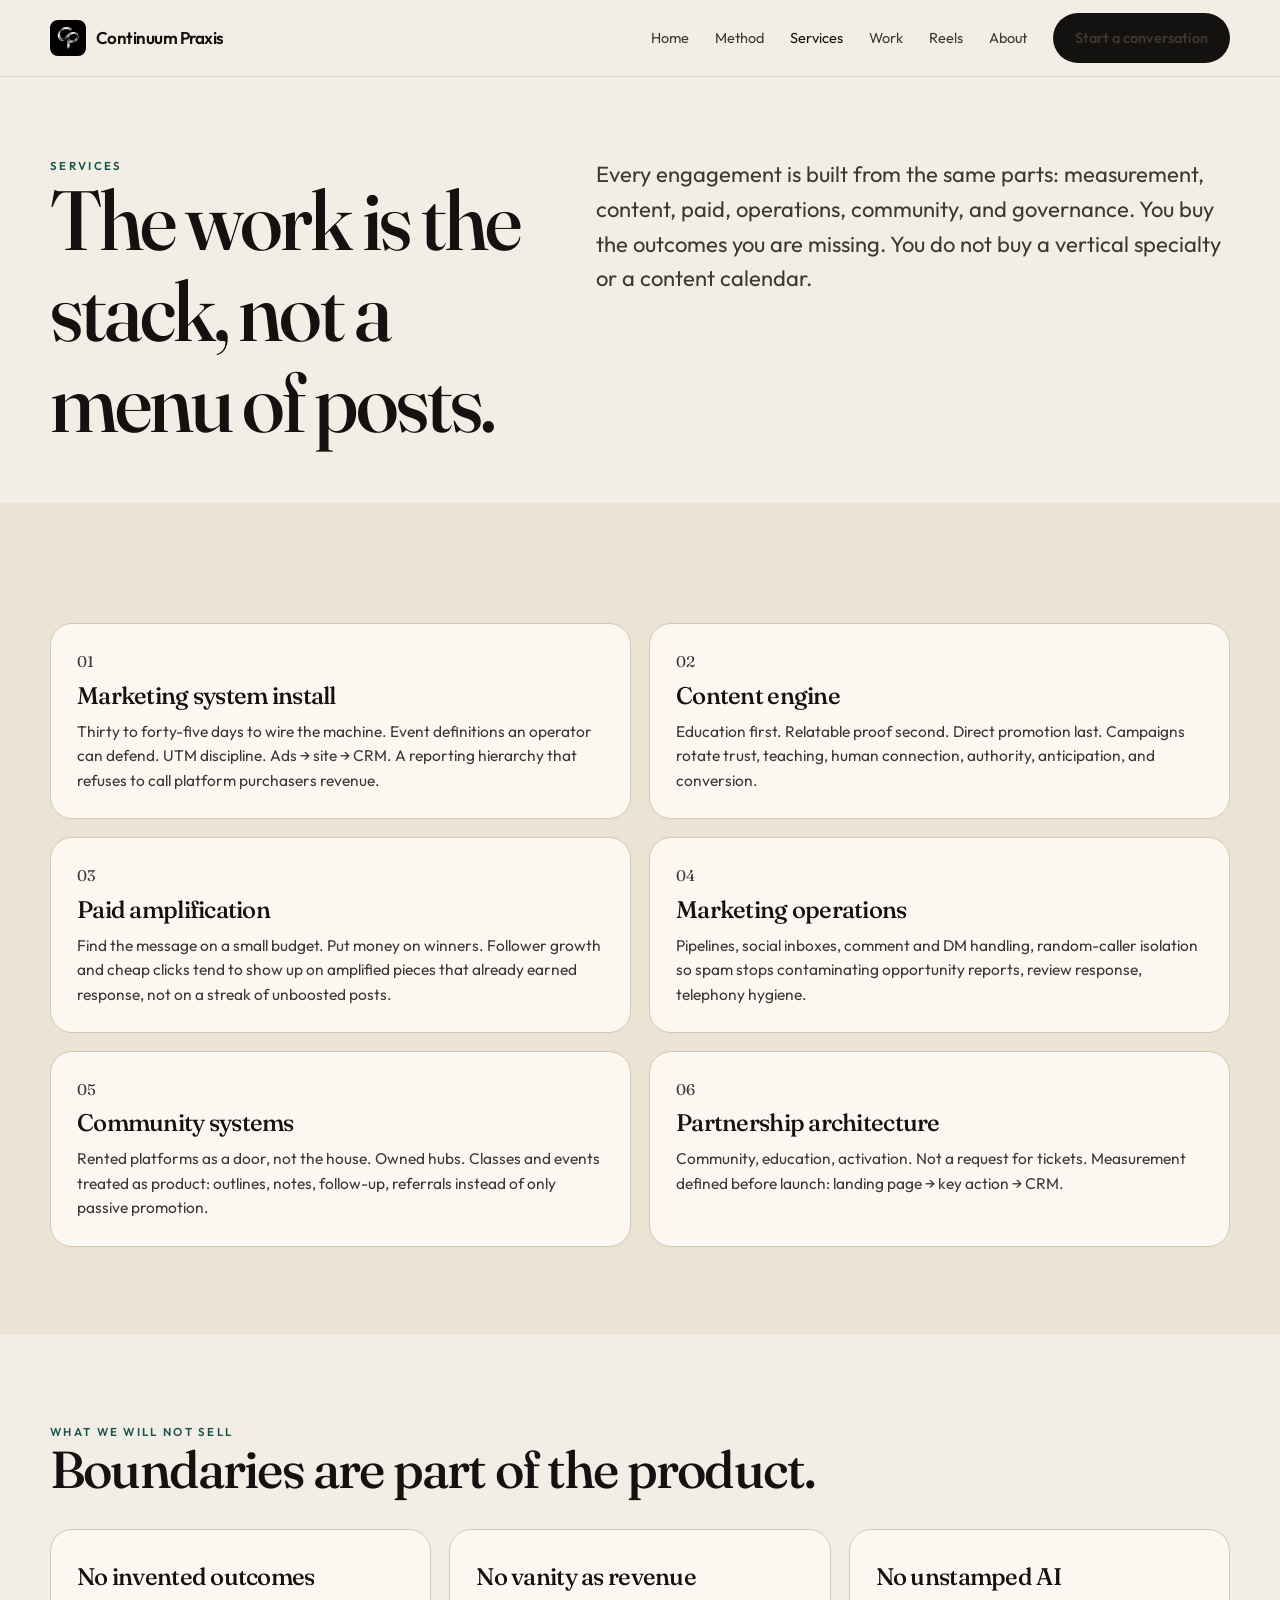
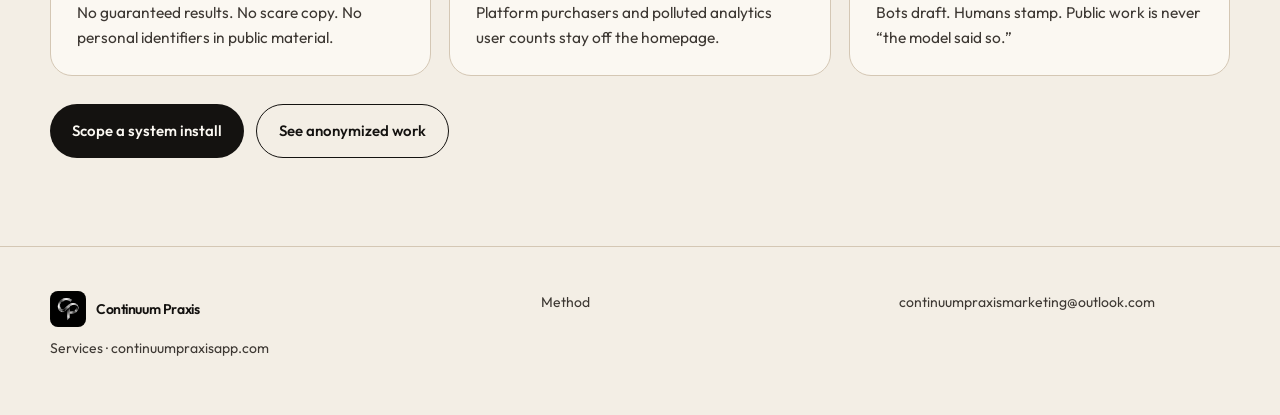
<file: services/index.html>
<!DOCTYPE html>
<html lang="en">
<head>
  <meta charset="UTF-8" />
  <meta name="viewport" content="width=device-width, initial-scale=1" />
  <title>Services — Continuum Praxis</title>
  <meta name="description" content="System install, content and paid, marketing operations, community architecture, and a human-approved AI workforce. Outcomes, not verticals." />
  <link rel="canonical" href="https://continuumpraxisapp.com/services" />
  <link rel="icon" href="/icons/favicon.jpg" type="image/jpeg" />
  <link rel="preconnect" href="https://fonts.googleapis.com" />
  <link href="https://fonts.googleapis.com/css2?family=Fraunces:opsz,wght@9..144,500;9..144,600&family=Outfit:wght@400;500;600&display=swap" rel="stylesheet" />
  <link rel="stylesheet" href="/css/styles.css" />
  <!-- Cloudflare Web Analytics --><script type='module' src='https://static.cloudflareinsights.com/beacon.min.js' data-cf-beacon='{"token": "5239102bd00444579101ab55427f9a8d"}'></script><!-- End Cloudflare Web Analytics -->
</head>
<body>
  <a class="skip" href="#main">Skip to content</a>
  <header class="site">
    <div class="wrap nav">
      <a class="brand" href="/"><img src="/img/logo-cp-nav.png" alt="Continuum Praxis" /> Continuum Praxis</a>
      <button class="menu-btn" id="menu" aria-label="Menu">☰</button>
      <nav class="nav-links" id="nav-links">
        <a href="/">Home</a>
        <a href="/method">Method</a>
        <a class="active" href="/services">Services</a>
        <a href="/work">Work</a>
        <a href="/reels">Reels</a>
        <a href="/about">About</a>
        <a class="btn btn-primary" href="/contact">Start a conversation</a>
      </nav>
    </div>
  </header>

  <main id="main">
    <section class="hero">
      <div class="wrap split">
        <div>
          <p class="eyebrow">Services</p>
          <h1>The work is the stack, not a menu of posts.</h1>
        </div>
        <p class="lede">Every engagement is built from the same parts: measurement, content, paid, operations, community, and governance. You buy the outcomes you are missing. You do not buy a vertical specialty or a content calendar.</p>
      </div>
    </section>

    <section class="band">
      <div class="wrap">
        <div class="grid-2">
          <article class="card">
            <p class="num">01</p>
            <h3>Marketing system install</h3>
            <p>Thirty to forty-five days to wire the machine. Event definitions an operator can defend. UTM discipline. Ads → site → CRM. A reporting hierarchy that refuses to call platform purchasers revenue.</p>
          </article>
          <article class="card">
            <p class="num">02</p>
            <h3>Content engine</h3>
            <p>Education first. Relatable proof second. Direct promotion last. Campaigns rotate trust, teaching, human connection, authority, anticipation, and conversion.</p>
          </article>
          <article class="card">
            <p class="num">03</p>
            <h3>Paid amplification</h3>
            <p>Find the message on a small budget. Put money on winners. Follower growth and cheap clicks tend to show up on amplified pieces that already earned response, not on a streak of unboosted posts.</p>
          </article>
          <article class="card">
            <p class="num">04</p>
            <h3>Marketing operations</h3>
            <p>Pipelines, social inboxes, comment and DM handling, random-caller isolation so spam stops contaminating opportunity reports, review response, telephony hygiene.</p>
          </article>
          <article class="card">
            <p class="num">05</p>
            <h3>Community systems</h3>
            <p>Rented platforms as a door, not the house. Owned hubs. Classes and events treated as product: outlines, notes, follow-up, referrals instead of only passive promotion.</p>
          </article>
          <article class="card">
            <p class="num">06</p>
            <h3>Partnership architecture</h3>
            <p>Community, education, activation. Not a request for tickets. Measurement defined before launch: landing page → key action → CRM.</p>
          </article>
        </div>
      </div>
    </section>

    <section>
      <div class="wrap">
        <p class="eyebrow">What we will not sell</p>
        <h2>Boundaries are part of the product.</h2>
        <div class="grid-3">
          <article class="card"><h3>No invented outcomes</h3><p>No guaranteed results. No scare copy. No personal identifiers in public material.</p></article>
          <article class="card"><h3>No vanity as revenue</h3><p>Platform purchasers and polluted analytics user counts stay off the homepage.</p></article>
          <article class="card"><h3>No unstamped AI</h3><p>Bots draft. Humans stamp. Public work is never “the model said so.”</p></article>
        </div>
        <div class="row-btns">
          <a class="btn btn-primary" href="/contact">Scope a system install</a>
          <a class="btn btn-ghost" href="/work">See anonymized work</a>
        </div>
      </div>
    </section>
  </main>

  <footer class="site">
    <div class="wrap foot">
      <div>
        <a class="brand" href="/"><img src="/img/logo-cp-nav.png" alt="Continuum Praxis" /> Continuum Praxis</a>
        <p>Services · continuumpraxisapp.com</p>
      </div>
      <div><a href="/method">Method</a></div>
      <div><a href="mailto:continuumpraxismarketing@outlook.com">continuumpraxismarketing@outlook.com</a></div>
    </div>
  </footer>
  <script src="/js/main.js"></script>
</body>
</html>
</file>
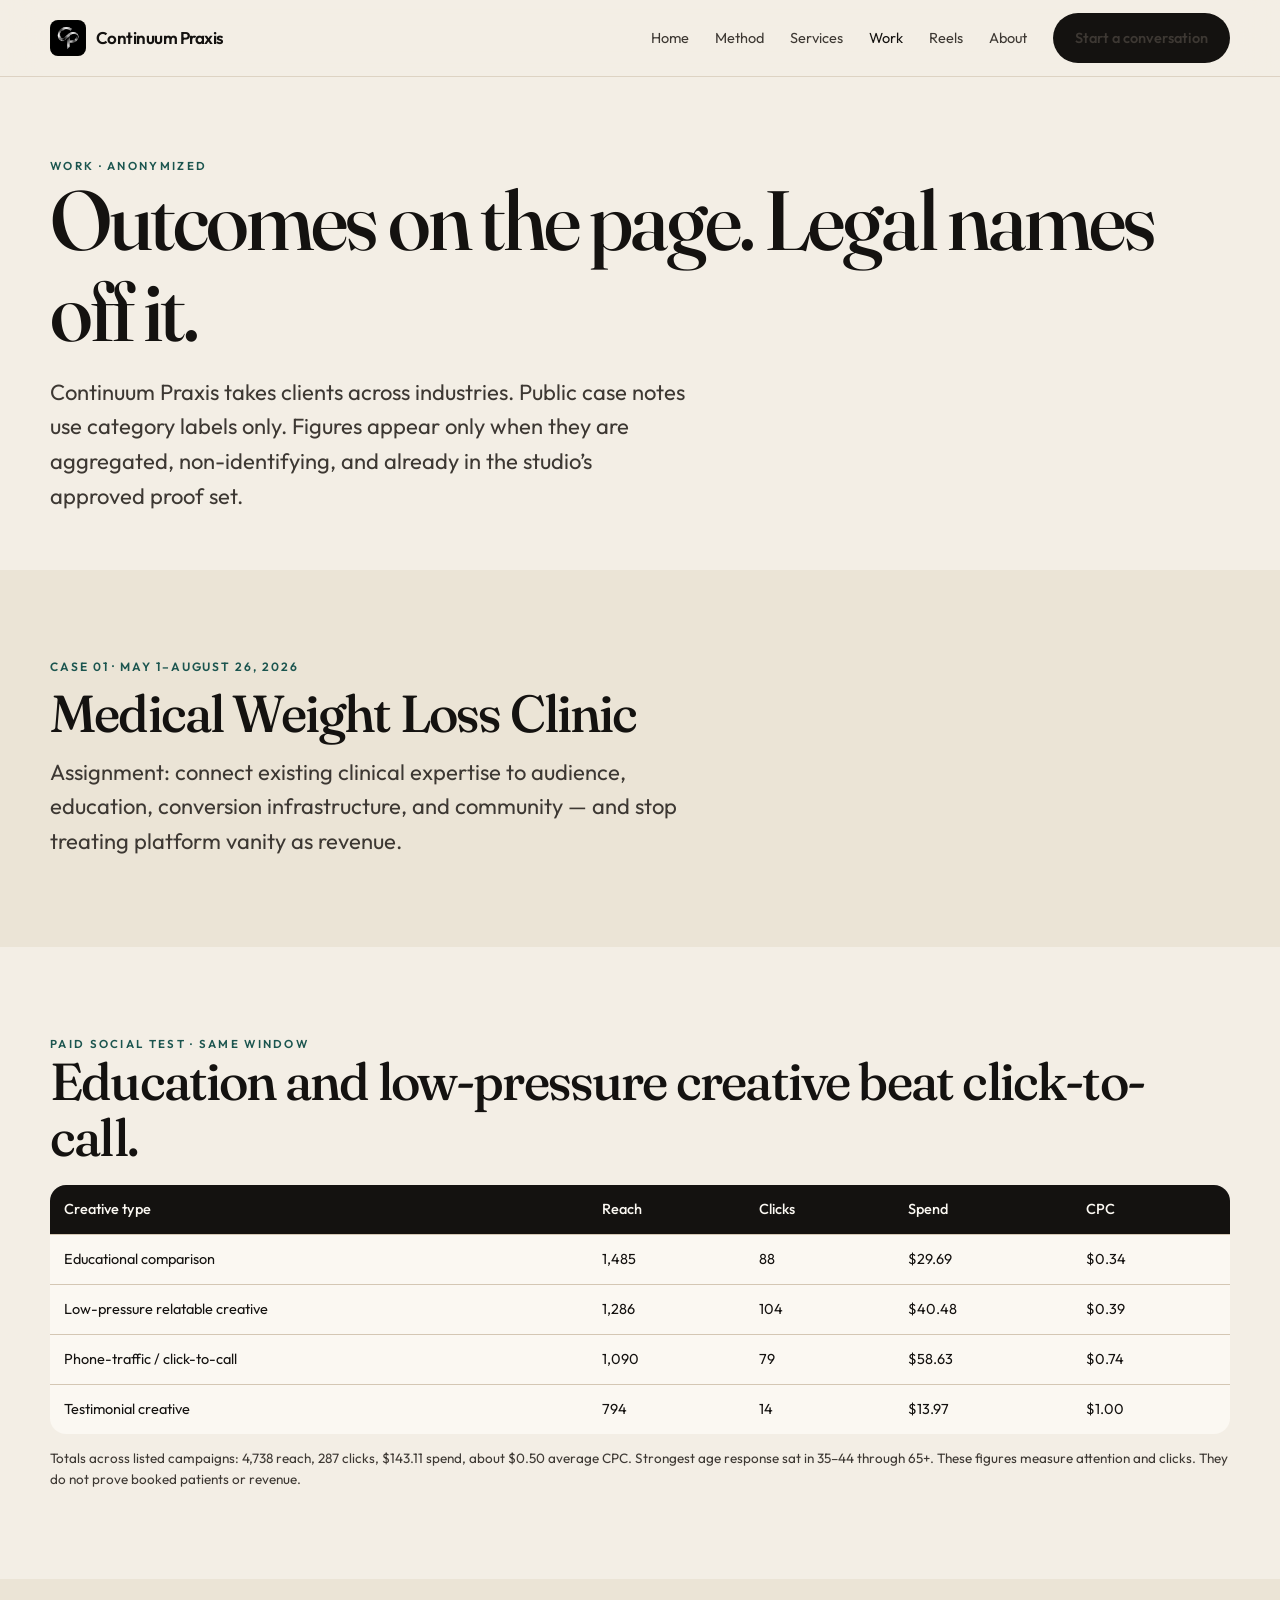
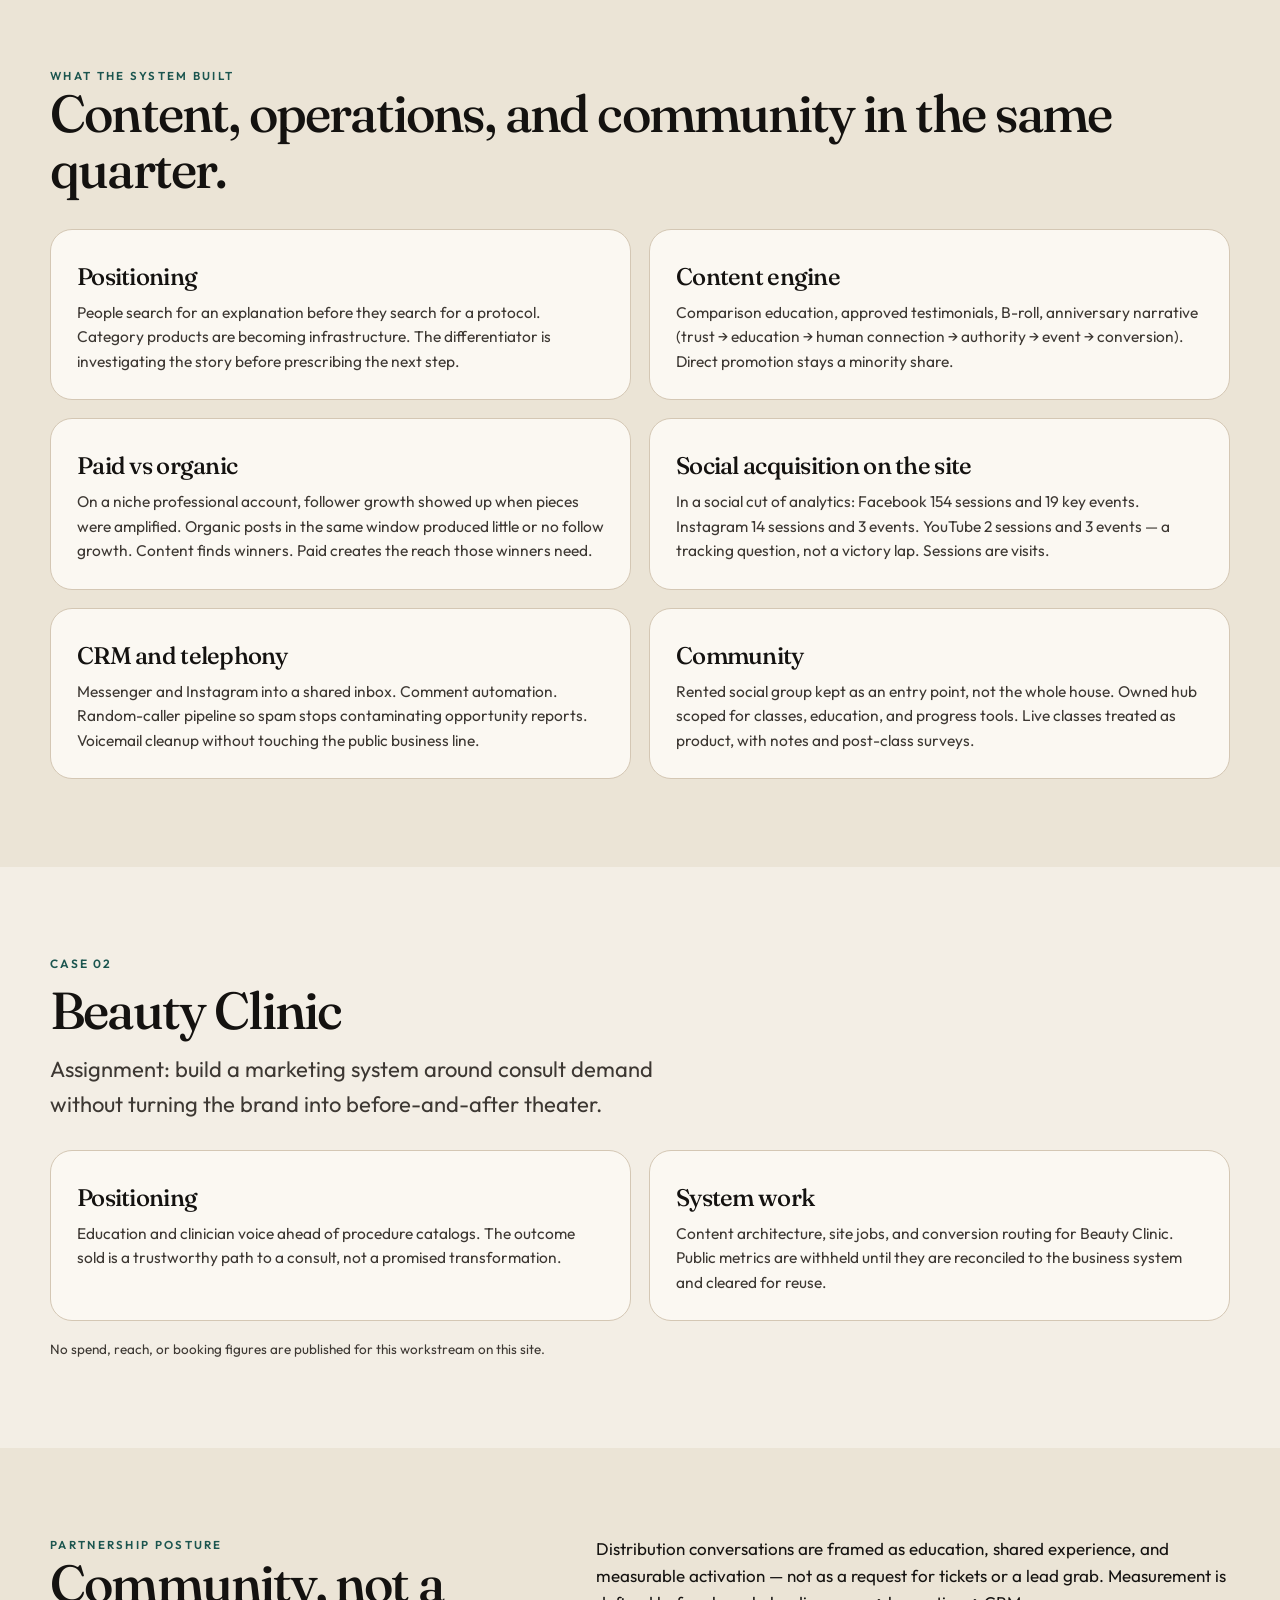
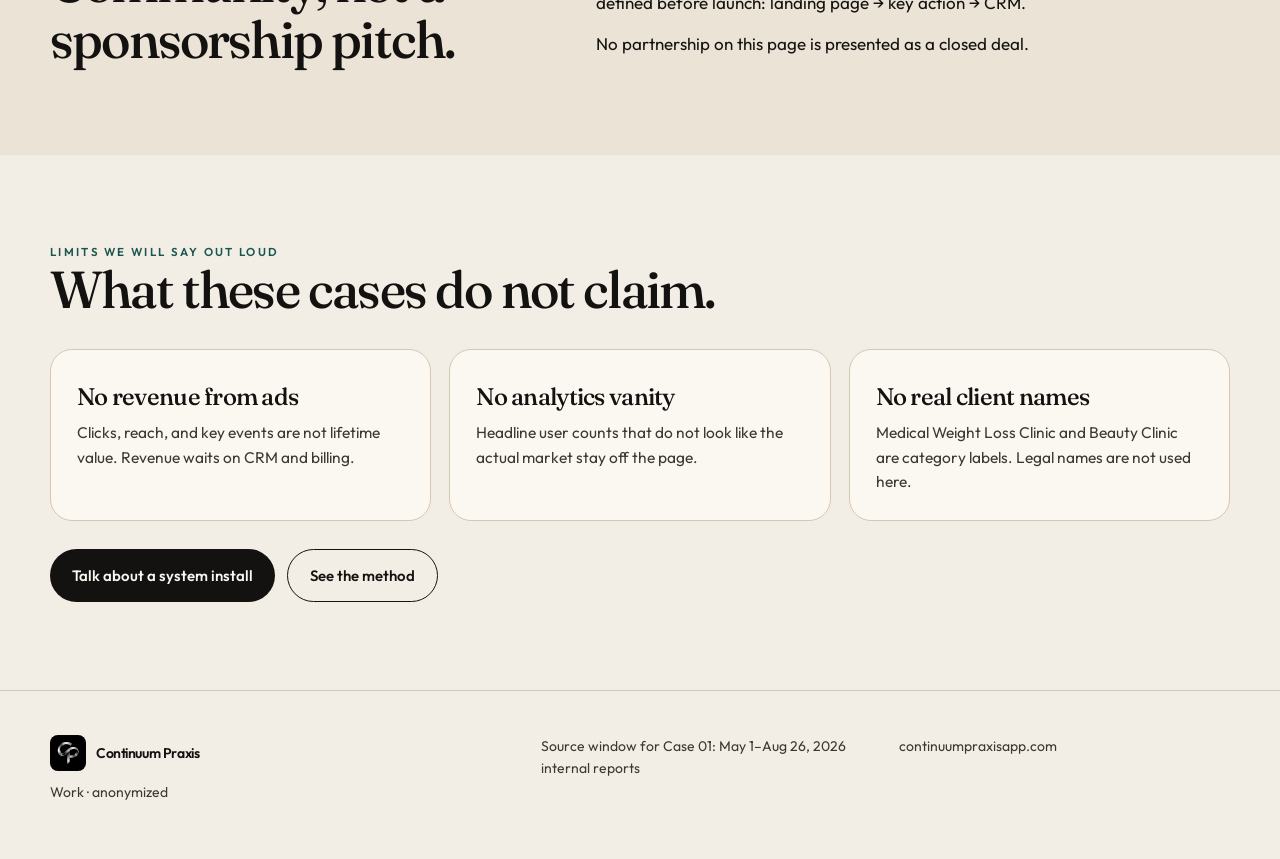
<file: work/index.html>
<!DOCTYPE html>
<html lang="en">
<head>
  <meta charset="UTF-8" />
  <meta name="viewport" content="width=device-width, initial-scale=1" />
  <title>Work — Anonymized cases — Continuum Praxis</title>
  <meta name="description" content="Anonymized case notes from Continuum Praxis: Medical Weight Loss Clinic and Beauty Clinic. Outcomes and method, not client legal names." />
  <link rel="canonical" href="https://continuumpraxisapp.com/work" />
  <link rel="icon" href="/icons/favicon.jpg" type="image/jpeg" />
  <link rel="preconnect" href="https://fonts.googleapis.com" />
  <link href="https://fonts.googleapis.com/css2?family=Fraunces:opsz,wght@9..144,500;9..144,600&family=Outfit:wght@400;500;600&display=swap" rel="stylesheet" />
  <link rel="stylesheet" href="/css/styles.css" />
  <!-- Cloudflare Web Analytics --><script type='module' src='https://static.cloudflareinsights.com/beacon.min.js' data-cf-beacon='{"token": "5239102bd00444579101ab55427f9a8d"}'></script><!-- End Cloudflare Web Analytics -->
</head>
<body>
  <a class="skip" href="#main">Skip to content</a>
  <header class="site">
    <div class="wrap nav">
      <a class="brand" href="/"><img src="/img/logo-cp-nav.png" alt="Continuum Praxis" /> Continuum Praxis</a>
      <button class="menu-btn" id="menu" aria-label="Menu">☰</button>
      <nav class="nav-links" id="nav-links">
        <a href="/">Home</a>
        <a href="/method">Method</a>
        <a href="/services">Services</a>
        <a class="active" href="/work">Work</a>
        <a href="/reels">Reels</a>
        <a href="/about">About</a>
        <a class="btn btn-primary" href="/contact">Start a conversation</a>
      </nav>
    </div>
  </header>

  <main id="main">
    <section class="hero">
      <div class="wrap">
        <p class="eyebrow">Work · anonymized</p>
        <h1>Outcomes on the page. Legal names off it.</h1>
        <p class="lede" style="margin-top:18px">Continuum Praxis takes clients across industries. Public case notes use category labels only. Figures appear only when they are aggregated, non-identifying, and already in the studio’s approved proof set.</p>
      </div>
    </section>

    <section class="band">
      <div class="wrap">
        <p class="case-kicker">Case 01 · May 1–August 26, 2026</p>
        <h2>Medical Weight Loss Clinic</h2>
        <p class="lede" style="margin-top:14px">Assignment: connect existing clinical expertise to audience, education, conversion infrastructure, and community — and stop treating platform vanity as revenue.</p>
      </div>
    </section>

    <section>
      <div class="wrap">
        <p class="eyebrow">Paid social test · same window</p>
        <h2>Education and low-pressure creative beat click-to-call.</h2>
        <div class="table-scroll">
          <table class="data">
            <thead>
              <tr><th>Creative type</th><th>Reach</th><th>Clicks</th><th>Spend</th><th>CPC</th></tr>
            </thead>
            <tbody>
              <tr><td>Educational comparison</td><td>1,485</td><td>88</td><td>$29.69</td><td>$0.34</td></tr>
              <tr><td>Low-pressure relatable creative</td><td>1,286</td><td>104</td><td>$40.48</td><td>$0.39</td></tr>
              <tr><td>Phone-traffic / click-to-call</td><td>1,090</td><td>79</td><td>$58.63</td><td>$0.74</td></tr>
              <tr><td>Testimonial creative</td><td>794</td><td>14</td><td>$13.97</td><td>$1.00</td></tr>
            </tbody>
          </table>
        </div>
        <p class="note" style="margin-top:14px">Totals across listed campaigns: 4,738 reach, 287 clicks, $143.11 spend, about $0.50 average CPC. Strongest age response sat in 35–44 through 65+. These figures measure attention and clicks. They do not prove booked patients or revenue.</p>
      </div>
    </section>

    <section class="band">
      <div class="wrap">
        <p class="eyebrow">What the system built</p>
        <h2>Content, operations, and community in the same quarter.</h2>
        <div class="grid-2">
          <article class="card">
            <h3>Positioning</h3>
            <p>People search for an explanation before they search for a protocol. Category products are becoming infrastructure. The differentiator is investigating the story before prescribing the next step.</p>
          </article>
          <article class="card">
            <h3>Content engine</h3>
            <p>Comparison education, approved testimonials, B-roll, anniversary narrative (trust → education → human connection → authority → event → conversion). Direct promotion stays a minority share.</p>
          </article>
          <article class="card">
            <h3>Paid vs organic</h3>
            <p>On a niche professional account, follower growth showed up when pieces were amplified. Organic posts in the same window produced little or no follow growth. Content finds winners. Paid creates the reach those winners need.</p>
          </article>
          <article class="card">
            <h3>Social acquisition on the site</h3>
            <p>In a social cut of analytics: Facebook 154 sessions and 19 key events. Instagram 14 sessions and 3 events. YouTube 2 sessions and 3 events — a tracking question, not a victory lap. Sessions are visits.</p>
          </article>
          <article class="card">
            <h3>CRM and telephony</h3>
            <p>Messenger and Instagram into a shared inbox. Comment automation. Random-caller pipeline so spam stops contaminating opportunity reports. Voicemail cleanup without touching the public business line.</p>
          </article>
          <article class="card">
            <h3>Community</h3>
            <p>Rented social group kept as an entry point, not the whole house. Owned hub scoped for classes, education, and progress tools. Live classes treated as product, with notes and post-class surveys.</p>
          </article>
        </div>
      </div>
    </section>

    <section>
      <div class="wrap">
        <p class="case-kicker">Case 02</p>
        <h2>Beauty Clinic</h2>
        <p class="lede" style="margin-top:14px">Assignment: build a marketing system around consult demand without turning the brand into before-and-after theater.</p>
        <div class="grid-2" style="margin-top:28px">
          <article class="card">
            <h3>Positioning</h3>
            <p>Education and clinician voice ahead of procedure catalogs. The outcome sold is a trustworthy path to a consult, not a promised transformation.</p>
          </article>
          <article class="card">
            <h3>System work</h3>
            <p>Content architecture, site jobs, and conversion routing for Beauty Clinic. Public metrics are withheld until they are reconciled to the business system and cleared for reuse.</p>
          </article>
        </div>
        <p class="note" style="margin-top:18px">No spend, reach, or booking figures are published for this workstream on this site.</p>
      </div>
    </section>

    <section class="band">
      <div class="wrap split">
        <div>
          <p class="eyebrow">Partnership posture</p>
          <h2>Community, not a sponsorship pitch.</h2>
        </div>
        <div>
          <p>Distribution conversations are framed as education, shared experience, and measurable activation — not as a request for tickets or a lead grab. Measurement is defined before launch: landing page → key action → CRM.</p>
          <p style="margin-top:14px">No partnership on this page is presented as a closed deal.</p>
        </div>
      </div>
    </section>

    <section>
      <div class="wrap">
        <p class="eyebrow">Limits we will say out loud</p>
        <h2>What these cases do not claim.</h2>
        <div class="grid-3">
          <article class="card"><h3>No revenue from ads</h3><p>Clicks, reach, and key events are not lifetime value. Revenue waits on CRM and billing.</p></article>
          <article class="card"><h3>No analytics vanity</h3><p>Headline user counts that do not look like the actual market stay off the page.</p></article>
          <article class="card"><h3>No real client names</h3><p>Medical Weight Loss Clinic and Beauty Clinic are category labels. Legal names are not used here.</p></article>
        </div>
        <div class="row-btns">
          <a class="btn btn-primary" href="/contact">Talk about a system install</a>
          <a class="btn btn-ghost" href="/method">See the method</a>
        </div>
      </div>
    </section>
  </main>

  <footer class="site">
    <div class="wrap foot">
      <div>
        <a class="brand" href="/"><img src="/img/logo-cp-nav.png" alt="Continuum Praxis" /> Continuum Praxis</a>
        <p>Work · anonymized</p>
      </div>
      <div>Source window for Case 01: May 1–Aug 26, 2026 internal reports</div>
      <div>continuumpraxisapp.com</div>
    </div>
  </footer>
  <script src="/js/main.js"></script>
</body>
</html>
</file>
<file: css/styles.css>
:root {
  --ink: #141210;
  --ink-soft: #3d3833;
  --muted: #6a6258;
  --paper: #f3eee5;
  --paper-2: #ebe4d6;
  --sand: #e3d6c2;
  --line: #d4c7b4;
  --white: #fbf8f2;
  --teal: #1b554f;
  --teal-2: #2a736c;
  --clay: #b85a2a;
  --gold: #c4a574;
  --shadow: 0 28px 70px rgba(20, 18, 16, 0.1);
  --max: 1180px;
  --serif: "Fraunces", "Times New Roman", serif;
  --sans: "Outfit", "Helvetica Neue", sans-serif;
}

* { box-sizing: border-box; margin: 0; padding: 0; }
html { scroll-behavior: smooth; }
body {
  font-family: var(--sans);
  color: var(--ink);
  background: var(--paper);
  line-height: 1.58;
  font-size: 17px;
  -webkit-font-smoothing: antialiased;
}
img { max-width: 100%; display: block; }
a { color: inherit; }
:focus-visible { outline: 2px solid var(--teal); outline-offset: 3px; }

.skip {
  position: absolute; left: -999px; top: 8px;
  background: var(--ink); color: var(--white);
  padding: 10px 14px; z-index: 100;
}
.skip:focus { left: 12px; }

.wrap { width: min(var(--max), calc(100% - 44px)); margin: 0 auto; }
.eyebrow {
  font-size: 11.5px;
  letter-spacing: 0.2em;
  text-transform: uppercase;
  color: var(--teal);
  font-weight: 600;
}
h1, h2, h3 { font-family: var(--serif); font-weight: 500; letter-spacing: -0.035em; line-height: 1.08; }
h1 { font-size: clamp(42px, 7.2vw, 84px); }
h2 { font-size: clamp(30px, 4.6vw, 52px); }
h3 { font-size: 24px; letter-spacing: -0.03em; }
.lede { font-size: clamp(18px, 2.1vw, 22px); color: var(--ink-soft); max-width: 40rem; }
.intro { margin-top: 22px; max-width: 38rem; color: var(--ink-soft); font-size: 19px; }

.btn {
  display: inline-flex; align-items: center; justify-content: center; gap: 10px;
  border: 0; cursor: pointer; text-decoration: none;
  padding: 14px 22px; border-radius: 999px;
  font-weight: 560; font-size: 15px; font-family: inherit;
  transition: transform .22s ease, background .22s ease, color .22s ease, box-shadow .22s ease;
}
.btn:hover { transform: translateY(-1px); }
.btn-primary { background: var(--ink); color: var(--white); }
.btn-primary:hover { background: #000; box-shadow: var(--shadow); }
.btn-ghost { background: transparent; color: var(--ink); border: 1px solid var(--ink); }
.btn-ghost:hover { background: var(--ink); color: var(--white); }
.btn-light { background: var(--white); color: var(--ink); }
.row-btns { display: flex; flex-wrap: wrap; gap: 12px; margin-top: 28px; }

header.site {
  position: sticky; top: 0; z-index: 40;
  backdrop-filter: blur(18px);
  background: rgba(243, 238, 229, 0.82);
  border-bottom: 1px solid rgba(211, 199, 180, 0.7);
}
.nav { display: flex; align-items: center; justify-content: space-between; min-height: 76px; }
.brand {
  display: flex; align-items: center; gap: 10px;
  text-decoration: none; font-weight: 600; letter-spacing: -0.03em;
}
.brand img, .brand svg {
  width: 36px; height: 36px;
  border-radius: 8px;
  object-fit: cover;
  background: #000;
  box-shadow: inset 0 0 0 1px rgba(20,18,16,.18);
}
.nav-links { display: flex; gap: 26px; align-items: center; }
.nav-links a { text-decoration: none; font-size: 14.5px; color: var(--ink-soft); }
.nav-links a.active, .nav-links a:hover { color: var(--ink); }
.menu-btn { display: none; background: none; border: 0; font-size: 26px; cursor: pointer; line-height: 1; }

.hero { padding: 80px 0 56px; }
.hero-visual {
  position: relative;
  min-height: 72vh;
  display: grid;
  align-items: end;
  overflow: hidden;
  border-bottom: 1px solid var(--line);
}
.hero-visual::before {
  content: "";
  position: absolute; inset: 0;
  background:
    linear-gradient(180deg, rgba(20,18,16,.28) 0%, rgba(20,18,16,.55) 100%),
    url("../img/hero-desert.jpg") center/cover no-repeat;
}
.hero-visual .wrap { position: relative; z-index: 1; padding: 88px 0 56px; color: var(--white); }
.hero-visual .eyebrow { color: var(--gold); }
.hero-visual h1 { max-width: 14ch; }
.hero-visual .intro { color: #e8dfd2; }
.hero-visual .btn-ghost { color: var(--white); border-color: rgba(251,248,242,.55); }
.hero-visual .btn-ghost:hover { background: var(--white); color: var(--ink); }

.hero-grid {
  display: grid;
  grid-template-columns: 1.12fr 0.88fr;
  gap: 52px;
  align-items: end;
}
.stat-card {
  background: var(--ink);
  color: var(--white);
  border-radius: 28px;
  padding: 30px;
  box-shadow: var(--shadow);
}
.stat-card h3 { color: var(--gold); font-size: 18px; margin-bottom: 18px; }
.stats { display: grid; grid-template-columns: 1fr 1fr; gap: 18px; }
.stats b { display: block; font-family: var(--serif); font-size: 30px; font-weight: 500; }
.stats span { display: block; font-size: 13px; color: #d7cfc3; margin-top: 4px; }
.fine { font-size: 12.5px; color: #b8aea0; margin-top: 18px; line-height: 1.45; }

section { padding: 88px 0; }
.band { background: var(--paper-2); }
.band-ink { background: var(--ink); color: var(--white); }
.band-ink .eyebrow { color: var(--gold); }
.band-ink p, .band-ink li, .band-ink cite { color: #d8d0c4; }

.grid-3, .grid-2, .grid-4 { display: grid; gap: 18px; margin-top: 32px; }
.grid-4 { grid-template-columns: repeat(4, 1fr); }
.grid-3 { grid-template-columns: repeat(3, 1fr); }
.grid-2 { grid-template-columns: 1fr 1fr; }
.card {
  background: var(--white);
  border: 1px solid var(--line);
  border-radius: 22px;
  padding: 26px;
}
.card h3 { margin: 8px 0 10px; }
.card p { color: var(--ink-soft); font-size: 15.5px; }
.num { font-family: var(--serif); color: var(--clay); font-size: 20px; }

.media-card { overflow: hidden; padding: 0; }
.media-card img { width: 100%; height: 220px; object-fit: cover; }
.media-card .pad { padding: 22px; }

.system {
  display: grid;
  grid-template-columns: repeat(5, 1fr);
  gap: 10px;
  margin-top: 28px;
}
.system article {
  background: var(--white);
  border: 1px solid var(--line);
  border-radius: 18px;
  padding: 16px;
  min-height: 156px;
}
.system b { display: block; margin-bottom: 8px; font-family: var(--serif); font-size: 18px; }
.system p { font-size: 13.5px; color: var(--ink-soft); }

.flow {
  display: grid;
  grid-template-columns: repeat(6, 1fr);
  gap: 8px;
  margin-top: 28px;
}
.flow li {
  list-style: none;
  background: var(--white);
  border: 1px solid var(--line);
  border-radius: 16px;
  padding: 16px 14px;
  font-size: 13.5px;
}
.flow strong { display: block; font-family: var(--serif); font-size: 16px; margin-bottom: 6px; }

table.data {
  width: 100%;
  border-collapse: collapse;
  margin-top: 20px;
  background: var(--white);
  border-radius: 16px;
  overflow: hidden;
  font-size: 14.5px;
}
table.data th, table.data td {
  text-align: left;
  padding: 13px 14px;
  border-bottom: 1px solid var(--line);
}
table.data th { background: var(--ink); color: var(--white); font-weight: 500; }
table.data tr:last-child td { border-bottom: 0; }
.table-scroll { overflow-x: auto; }

.split { display: grid; grid-template-columns: 0.88fr 1.12fr; gap: 48px; align-items: start; }
.quote {
  font-family: var(--serif);
  font-size: clamp(26px, 3.2vw, 38px);
  line-height: 1.22;
  color: inherit;
}
cite { display: block; margin-top: 16px; font-family: var(--sans); font-size: 14px; font-style: normal; color: var(--muted); }

.photo-panel {
  border-radius: 28px;
  overflow: hidden;
  min-height: 320px;
  background: #c9b89a center/cover no-repeat;
}
.photo-desk { background-image: url("../img/studio-desk.jpg"); }
.photo-emblem { background-image: url("../img/emblem.jpg"); background-size: cover; }
.photo-founder {
  background-image: url("../img/alex-koenig.jpg");
  background-position: center 18%;
  min-height: 420px;
}
.portrait {
  width: 100%;
  aspect-ratio: 4 / 5;
  object-fit: cover;
  object-position: center 18%;
  border-radius: 28px;
  border: 1px solid var(--line);
}
.case-kicker {
  font-size: 12px;
  letter-spacing: 0.16em;
  text-transform: uppercase;
  color: var(--teal);
  font-weight: 600;
  margin-bottom: 8px;
}

form.contact { display: grid; gap: 14px; margin-top: 8px; }
label { font-size: 13px; font-weight: 600; }
input, select, textarea {
  width: 100%;
  padding: 12px 14px;
  border-radius: 12px;
  border: 1px solid var(--line);
  background: var(--white);
  font: inherit;
  color: var(--ink);
}
textarea { min-height: 140px; resize: vertical; }
.note { font-size: 13.5px; color: var(--ink-soft); }
.note a { text-decoration: underline; text-underline-offset: 3px; }

.ticker {
  display: flex; gap: 28px; flex-wrap: wrap;
  font-size: 13px; letter-spacing: 0.08em; text-transform: uppercase;
  color: var(--muted); border-top: 1px solid var(--line); border-bottom: 1px solid var(--line);
  padding: 16px 0;
}
.ticker span::before { content: "●"; color: var(--teal); margin-right: 10px; font-size: 8px; }

footer.site {
  border-top: 1px solid var(--line);
  padding: 44px 0 56px;
  font-size: 14px;
  color: var(--ink-soft);
}
.foot { display: grid; grid-template-columns: 1.4fr 1fr 1fr; gap: 28px; }
.foot a { text-decoration: none; }
.foot a:hover { color: var(--ink); }
.foot .brand { margin-bottom: 10px; color: var(--ink); }
.foot ul { list-style: none; display: grid; gap: 8px; }

.missing {
  margin-top: 48px;
  padding: 22px;
  border: 1px dashed var(--clay);
  border-radius: 16px;
  background: #f8eee6;
  font-size: 14.5px;
}
.missing h3 { font-size: 22px; margin-bottom: 8px; }
.missing li { margin-left: 18px; margin-top: 4px; }

.reveal { opacity: 0; transform: translateY(14px); animation: rise .7s ease forwards; }
@keyframes rise { to { opacity: 1; transform: none; } }

@media (max-width: 980px) {
  .hero-grid, .grid-4, .grid-3, .grid-2, .system, .split, .flow, .foot { grid-template-columns: 1fr; }
  .menu-btn { display: block; }
  .nav-links {
    display: none;
    position: absolute; left: 0; right: 0; top: 76px;
    background: var(--paper);
    border-bottom: 1px solid var(--line);
    flex-direction: column;
    padding: 16px 22px 28px;
    align-items: flex-start;
    gap: 16px;
  }
  .nav-links.open { display: flex; }
  .hero, .hero-visual .wrap { padding-top: 40px; }
  .hero-visual { min-height: auto; }
  section { padding: 64px 0; }
  .photo-panel { min-height: 220px; }
}
</file>
<file: css/reels.css>
/* Reels grid — self-hosted, in-page video playback */
.reel-grid {
  display: grid;
  grid-template-columns: repeat(auto-fill, minmax(260px, 1fr));
  gap: 1.5rem;
  align-items: start;
}
.reel-card {
  background: var(--paper, #f3eee5);
  border: 1px solid rgba(20, 18, 16, 0.08);
  border-radius: 14px;
  overflow: hidden;
  display: flex;
  flex-direction: column;
  box-shadow: 0 1px 2px rgba(20, 18, 16, 0.04);
}

/* Media area. Aspect ratio is set per-card inline (from the source
   dimensions) so both vertical (9:16) and horizontal (16:9) reels display
   correctly with no cropping. */
.reel-media {
  position: relative;
  display: block;
  background: #141210;
  cursor: pointer;
  border: 0;
  padding: 0;
  overflow: hidden;
}
/* Blurred vertical fill behind the clip, from its own poster, so landscape or
   odd-ratio videos still look like full vertical tiles while playing. */
.reel-media::before {
  content: "";
  position: absolute;
  inset: 0;
  background-image: var(--poster, none);
  background-size: cover;
  background-position: center;
  filter: blur(30px) brightness(0.5);
  transform: scale(1.18);
  z-index: 0;
}
.reel-media video,
.reel-media img.reel-fill {
  position: relative;
  z-index: 1;
  width: 100%;
  height: 100%;
  object-fit: contain;
  display: block;
  background: transparent;
}
.reel-media .reel-play,
.reel-media .reel-badge {
  z-index: 2;
}

/* Overlay play/open affordance */
.reel-badge {
  position: absolute;
  right: 10px;
  bottom: 10px;
  display: inline-flex;
  align-items: center;
  gap: 6px;
  padding: 6px 10px;
  border-radius: 999px;
  background: rgba(20, 18, 16, 0.72);
  color: #f3eee5;
  font-size: 0.78rem;
  line-height: 1;
  pointer-events: none;
  opacity: 0;
  transition: opacity 0.15s ease;
}
.reel-media:hover .reel-badge,
.reel-media:focus-visible .reel-badge {
  opacity: 1;
}
.reel-badge svg {
  width: 14px;
  height: 14px;
  fill: currentColor;
}

/* Big centered play glyph shown until the clip is actually playing */
.reel-play {
  position: absolute;
  inset: 0;
  margin: auto;
  width: 60px;
  height: 60px;
  border-radius: 50%;
  background: rgba(20, 18, 16, 0.6);
  color: #f3eee5;
  display: flex;
  align-items: center;
  justify-content: center;
  padding-left: 4px;
  font-size: 1.4rem;
  pointer-events: none;
  box-shadow: 0 4px 16px rgba(0, 0, 0, 0.25);
  transition: opacity 0.2s ease;
}
.reel-media.is-playing .reel-play {
  opacity: 0;
}

.reel-caption {
  margin: 0;
  padding: 0.75rem 1rem 0;
  font-size: 0.9rem;
  line-height: 1.4;
  color: var(--ink-soft, #3d3833);
}
.reel-link {
  margin: 0;
  padding: 0.6rem 1rem 1rem;
  font-size: 0.9rem;
}
.reel-link a {
  color: var(--teal, #0d7377);
  text-decoration: none;
  font-weight: 500;
}
.reel-link a:hover {
  text-decoration: underline;
}
</file>
